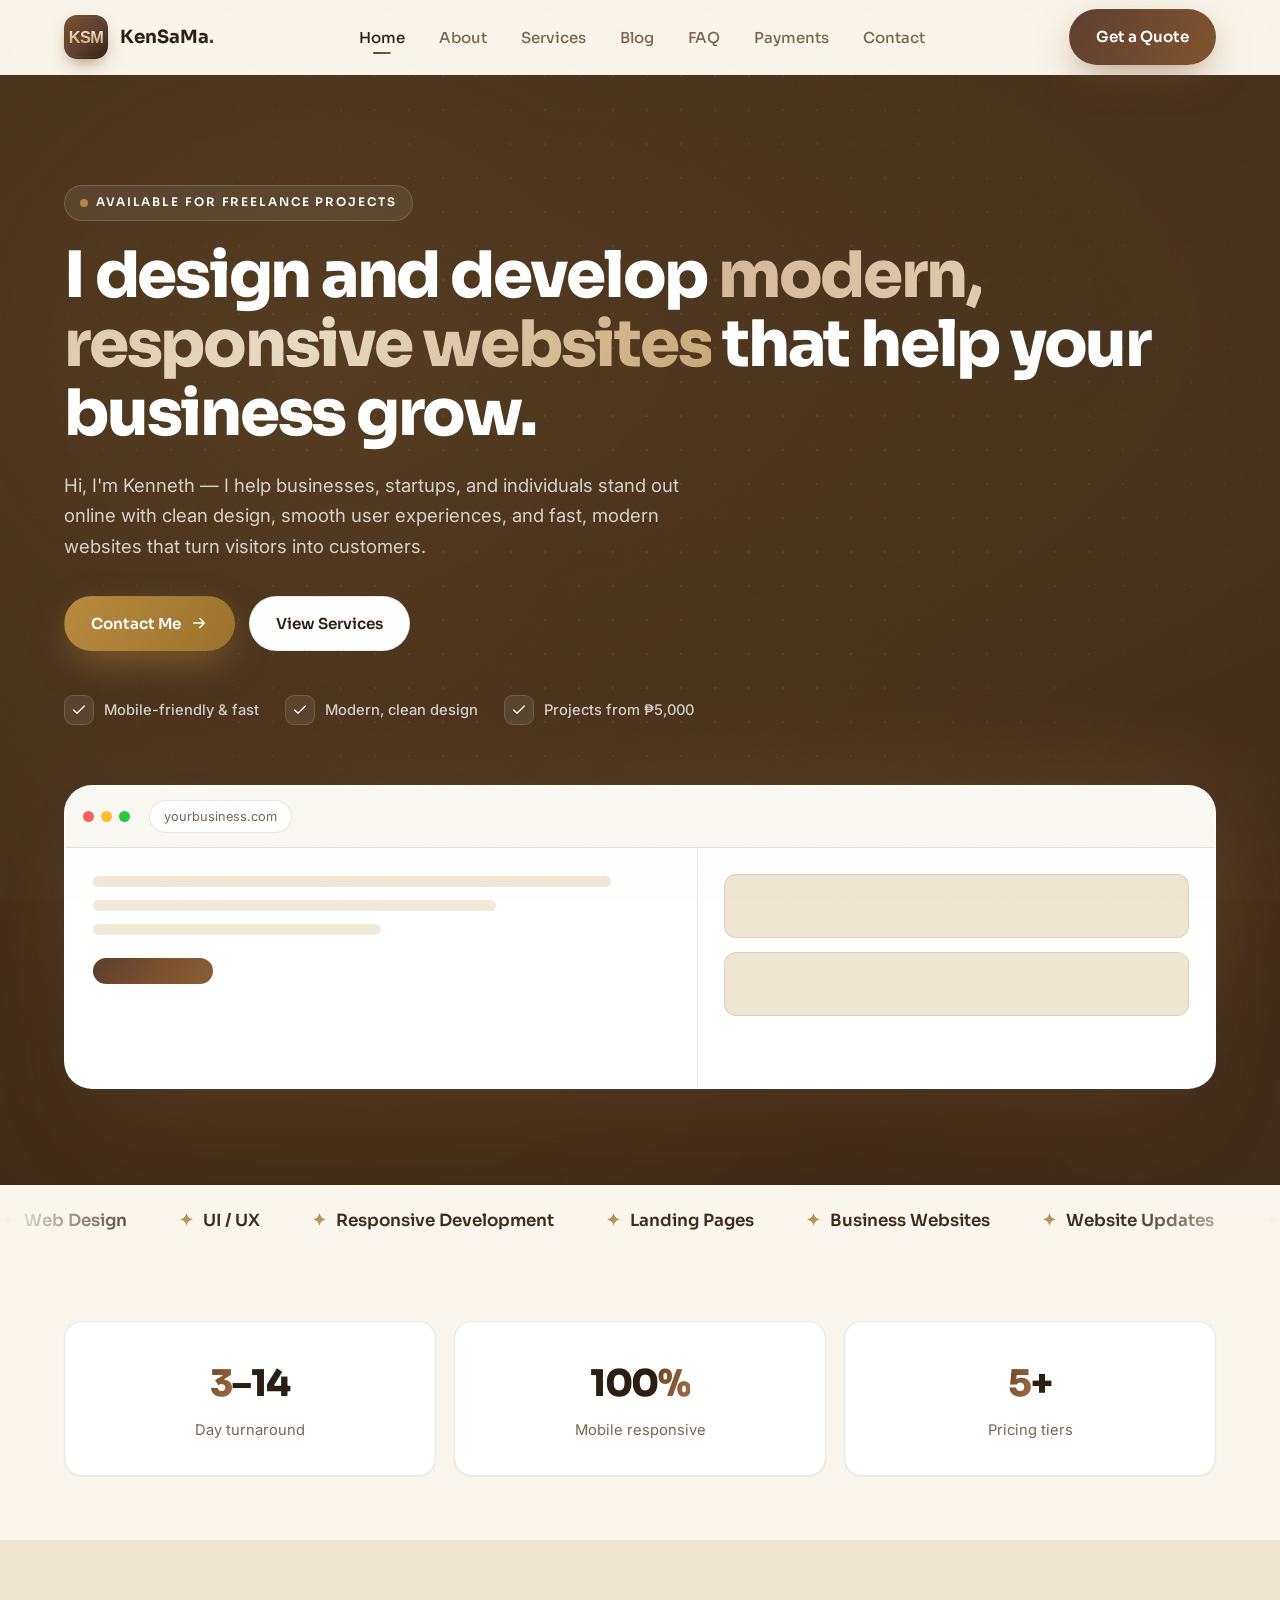
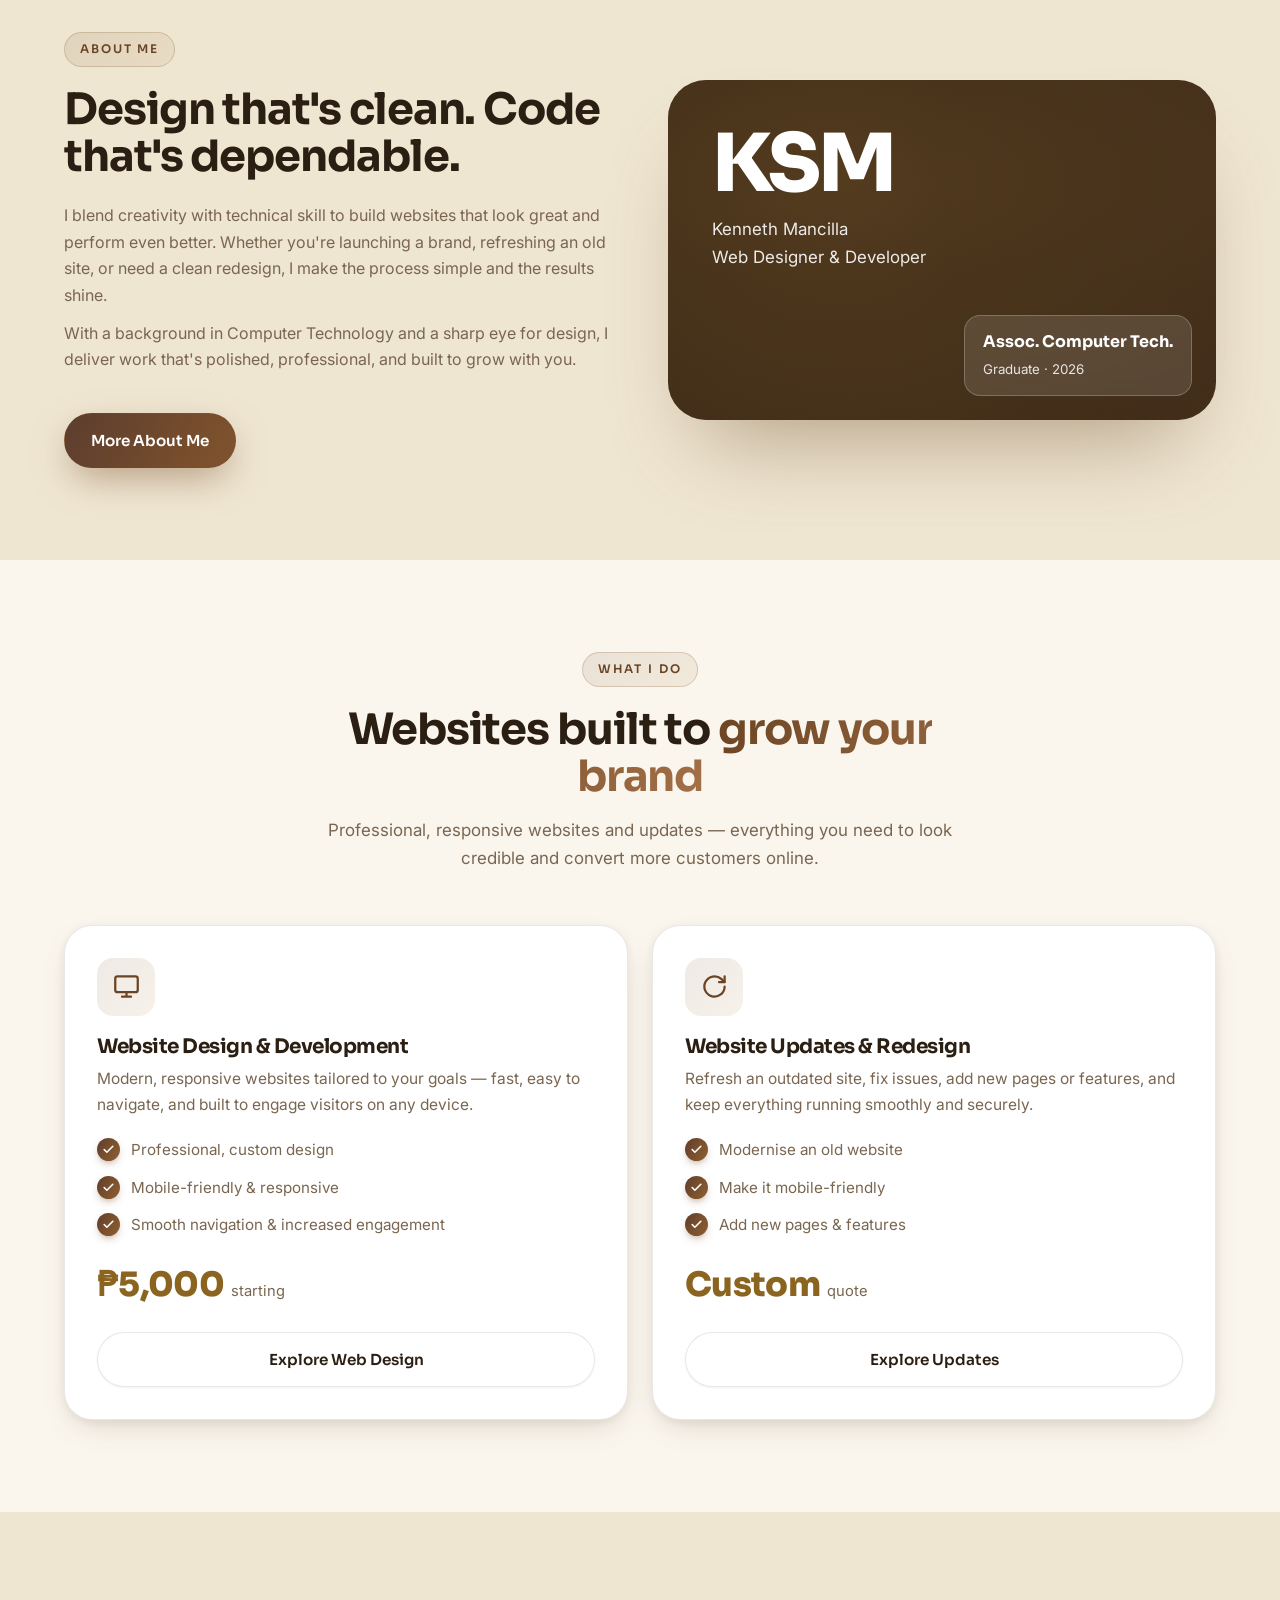
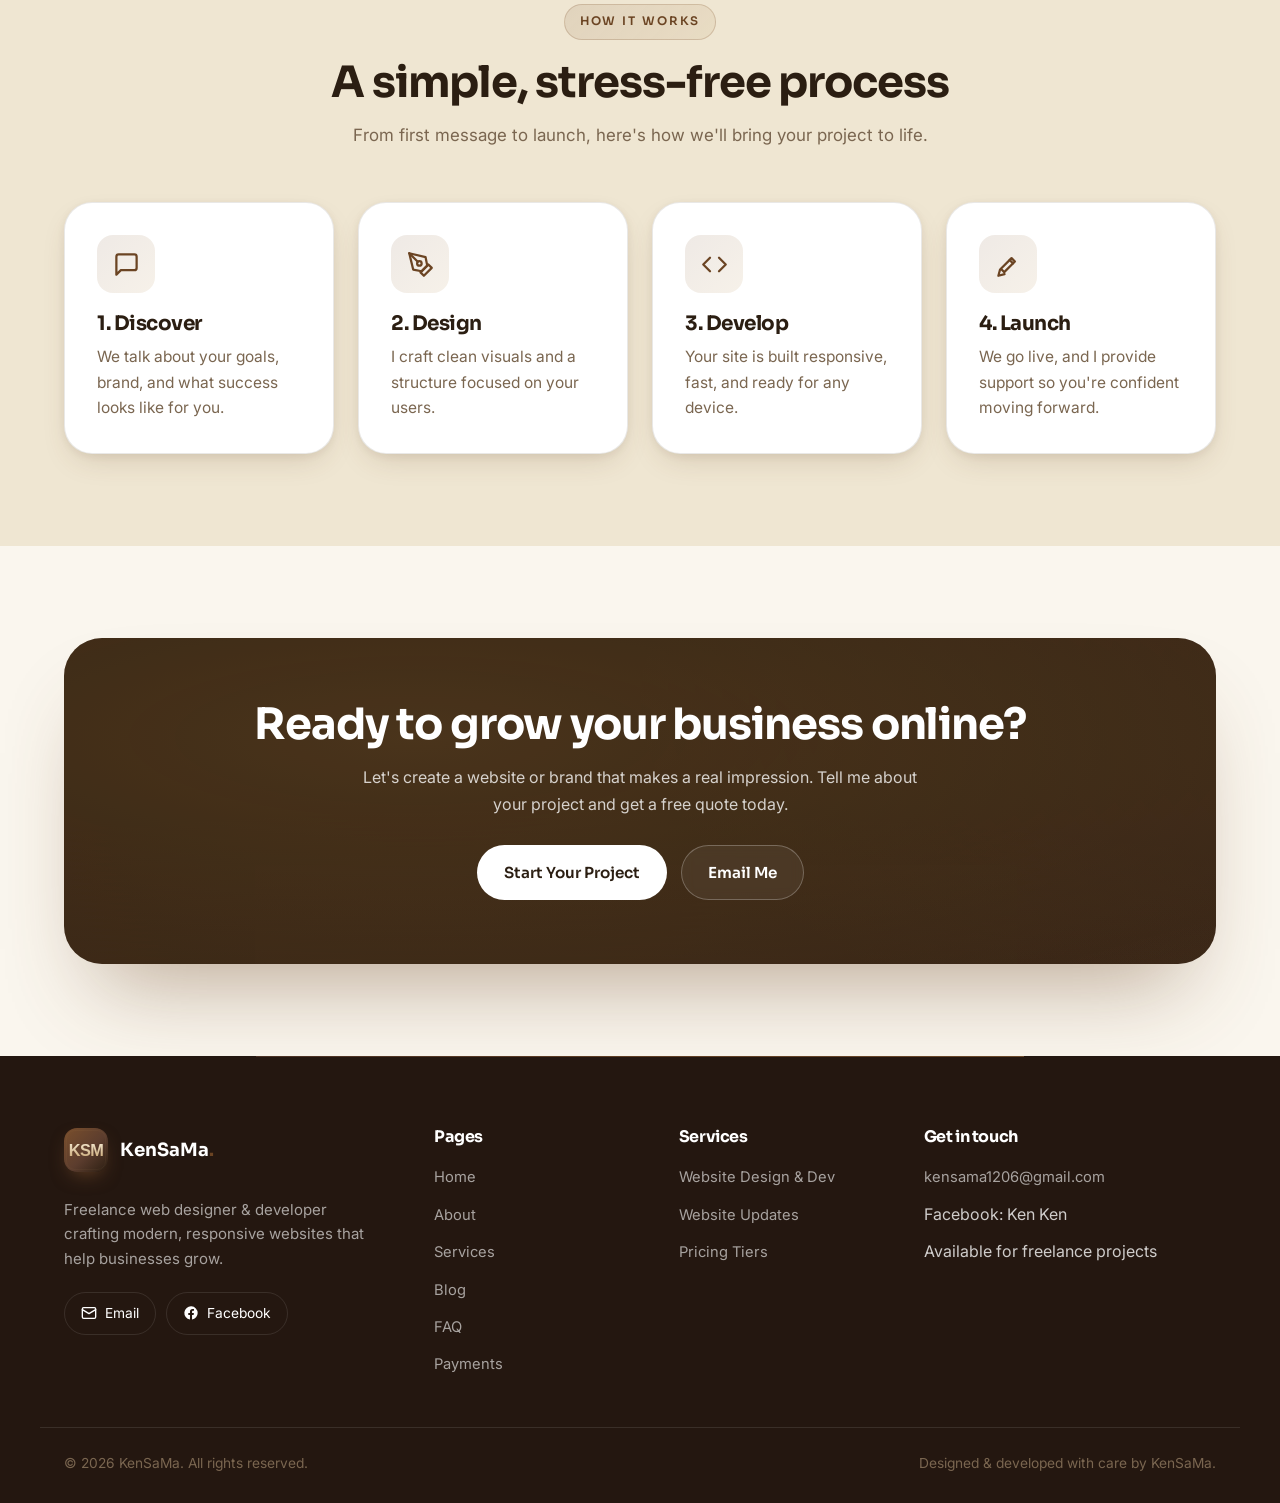
<file: index.html>
<!DOCTYPE html>
<html lang="en">
<head>
  <meta charset="UTF-8" />
  <meta name="viewport" content="width=device-width, initial-scale=1.0" />
  <title>KenSaMa — Web Designer &amp; Developer</title>
  <meta name="description" content="Freelance web designer and developer crafting modern, responsive websites that help your business grow. Website design, development, and updates." />
  <link rel="icon" href="Logo/kensama-logo.svg" type="image/svg+xml" />
  <link rel="preconnect" href="https://fonts.googleapis.com" />
  <link rel="preconnect" href="https://fonts.gstatic.com" crossorigin />
  <link href="https://fonts.googleapis.com/css2?family=Sora:wght@400;500;600;700;800&family=Inter:wght@400;500;600;700&display=swap" rel="stylesheet" />
  <link rel="stylesheet" href="styles.css" />
</head>
<body>
  <!-- Reusable navbar injected by script.js -->
  <header id="site-header"></header>

  <main>
    <!-- ================= HERO ================= -->
    <section class="hero">
      <div class="hero__bg" aria-hidden="true">
        <span class="blob blob-1"></span>
        <span class="blob blob-2"></span>
        <span class="blob blob-3"></span>
        <span class="grid-dots"></span>
      </div>

      <div class="container hero__inner">
        <span class="eyebrow reveal"><span class="pulse"></span> Available for freelance projects</span>
        <h1 class="reveal" data-delay="80">
          I design and develop <span class="gradient-text">modern, responsive websites</span> that help your business grow.
        </h1>
        <p class="hero__lead reveal" data-delay="160">
          Hi, I'm Kenneth — I help businesses, startups, and individuals stand out online with clean design,
          smooth user experiences, and fast, modern websites that turn visitors into customers.
        </p>

        <div class="btn-row reveal" data-delay="240">
          <a href="contact.html" class="btn btn-pop">
            Contact Me
            <svg viewBox="0 0 24 24" fill="none" stroke="currentColor" stroke-width="2" stroke-linecap="round" stroke-linejoin="round"><path d="M5 12h14M13 6l6 6-6 6"/></svg>
          </a>
          <a href="services.html" class="btn btn-outline">View Services</a>
        </div>

        <div class="hero__trust reveal" data-delay="320">
          <div class="hero__trust-item">
            <span class="dot"><svg viewBox="0 0 24 24" fill="none" stroke="currentColor" stroke-width="2" stroke-linecap="round" stroke-linejoin="round"><path d="M20 6 9 17l-5-5"/></svg></span>
            Mobile-friendly &amp; fast
          </div>
          <div class="hero__trust-item">
            <span class="dot"><svg viewBox="0 0 24 24" fill="none" stroke="currentColor" stroke-width="2" stroke-linecap="round" stroke-linejoin="round"><path d="M20 6 9 17l-5-5"/></svg></span>
            Modern, clean design
          </div>
          <div class="hero__trust-item">
            <span class="dot"><svg viewBox="0 0 24 24" fill="none" stroke="currentColor" stroke-width="2" stroke-linecap="round" stroke-linejoin="round"><path d="M20 6 9 17l-5-5"/></svg></span>
            Projects from ₱5,000
          </div>
        </div>

        <!-- Browser mockup visual -->
        <div class="hero-visual reveal" data-delay="360">
          <div class="mockup">
            <div class="mockup__bar">
              <i></i><i></i><i></i>
              <span class="url">yourbusiness.com</span>
            </div>
            <div class="mockup__body">
              <div class="mockup__main">
                <div class="mockup__line w-90"></div>
                <div class="mockup__line w-70"></div>
                <div class="mockup__line w-50"></div>
                <span class="mockup__pill"></span>
              </div>
              <div class="mockup__side">
                <div class="mockup__card"><span class="t"></span><span class="s"></span></div>
                <div class="mockup__card"><span class="t"></span><span class="s"></span></div>
              </div>
            </div>
          </div>
        </div>
      </div>
    </section>

    <!-- ================= MARQUEE STRIP ================= -->
    <div class="marquee" aria-hidden="true">
      <div class="marquee__track">
        <span class="marquee__item"><span class="star">✦</span> Web Design</span>
        <span class="marquee__item"><span class="star">✦</span> UI / UX</span>
        <span class="marquee__item"><span class="star">✦</span> Responsive Development</span>
        <span class="marquee__item"><span class="star">✦</span> Landing Pages</span>
        <span class="marquee__item"><span class="star">✦</span> Business Websites</span>
        <span class="marquee__item"><span class="star">✦</span> Website Updates</span>
        <span class="marquee__item"><span class="star">✦</span> Web Design</span>
        <span class="marquee__item"><span class="star">✦</span> UI / UX</span>
        <span class="marquee__item"><span class="star">✦</span> Responsive Development</span>
        <span class="marquee__item"><span class="star">✦</span> Landing Pages</span>
        <span class="marquee__item"><span class="star">✦</span> Business Websites</span>
        <span class="marquee__item"><span class="star">✦</span> Website Updates</span>
      </div>
    </div>

    <!-- ================= STATS ================= -->
    <section class="section section--tight">
      <div class="container">
        <div class="stats">
          <div class="stat reveal" data-delay="0">
            <div class="stat__num"><span>3</span>–14</div>
            <div class="stat__label">Day turnaround</div>
          </div>
          <div class="stat reveal" data-delay="120">
            <div class="stat__num">100<span>%</span></div>
            <div class="stat__label">Mobile responsive</div>
          </div>
          <div class="stat reveal" data-delay="240">
            <div class="stat__num"><span>5</span>+</div>
            <div class="stat__label">Pricing tiers</div>
          </div>
        </div>
      </div>
    </section>

    <!-- ================= INTRO ================= -->
    <section class="section section--alt">
      <div class="container split">
        <div class="reveal from-left">
          <span class="eyebrow">About Me</span>
          <h2>Design that's clean. Code that's dependable.</h2>
          <p class="mt-m">
            I blend creativity with technical skill to build websites that look great and
            perform even better. Whether you're launching a brand, refreshing an old site, or need
            a clean redesign, I make the process simple and the results shine.
          </p>
          <p class="mt-s">
            With a background in Computer Technology and a sharp eye for design,
            I deliver work that's polished, professional, and built to grow with you.
          </p>
          <a href="about.html" class="btn btn-primary mt-l">More About Me</a>
        </div>
        <div class="reveal from-right">
          <div class="about-portrait">
            <div class="initials">KSM</div>
            <div class="role">Kenneth Mancilla<br />Web Designer &amp; Developer</div>
            <div class="badge-float">
              <strong>Assoc. Computer Tech.</strong>
              <small>Graduate · 2026</small>
            </div>
          </div>
        </div>
      </div>
    </section>

    <!-- ================= KEY SERVICES ================= -->
    <section class="section">
      <div class="container">
        <div class="section-head reveal">
          <span class="eyebrow">What I Do</span>
          <h2>Websites built to <span class="gradient-text">grow your brand</span></h2>
          <p>Professional, responsive websites and updates — everything you need to look credible and convert more customers online.</p>
        </div>

        <div class="grid grid-2">
          <!-- Service 1 -->
          <article class="card reveal">
            <div class="icon-box">
              <svg viewBox="0 0 24 24" fill="none" stroke="currentColor" stroke-width="2" stroke-linecap="round" stroke-linejoin="round"><rect x="2" y="3" width="20" height="14" rx="2"/><path d="M8 21h8M12 17v4"/></svg>
            </div>
            <h3>Website Design &amp; Development</h3>
            <p>Modern, responsive websites tailored to your goals — fast, easy to navigate, and built to engage visitors on any device.</p>
            <ul class="checklist">
              <li><span class="tick"><svg viewBox="0 0 24 24" fill="none" stroke="currentColor" stroke-width="3" stroke-linecap="round" stroke-linejoin="round"><path d="M20 6 9 17l-5-5"/></svg></span> Professional, custom design</li>
              <li><span class="tick"><svg viewBox="0 0 24 24" fill="none" stroke="currentColor" stroke-width="3" stroke-linecap="round" stroke-linejoin="round"><path d="M20 6 9 17l-5-5"/></svg></span> Mobile-friendly &amp; responsive</li>
              <li><span class="tick"><svg viewBox="0 0 24 24" fill="none" stroke="currentColor" stroke-width="3" stroke-linecap="round" stroke-linejoin="round"><path d="M20 6 9 17l-5-5"/></svg></span> Smooth navigation &amp; increased engagement</li>
            </ul>
            <div class="price-tag"><span class="amount">₱5,000</span><span class="sub">starting</span></div>
            <a href="services.html" class="btn btn-outline btn-block">Explore Web Design</a>
          </article>

          <!-- Service 2 -->
          <article class="card reveal" data-delay="120">
            <div class="icon-box">
              <svg viewBox="0 0 24 24" fill="none" stroke="currentColor" stroke-width="2" stroke-linecap="round" stroke-linejoin="round"><path d="M21 12a9 9 0 1 1-3-6.7L21 8"/><path d="M21 3v5h-5"/></svg>
            </div>
            <h3>Website Updates &amp; Redesign</h3>
            <p>Refresh an outdated site, fix issues, add new pages or features, and keep everything running smoothly and securely.</p>
            <ul class="checklist">
              <li><span class="tick"><svg viewBox="0 0 24 24" fill="none" stroke="currentColor" stroke-width="3" stroke-linecap="round" stroke-linejoin="round"><path d="M20 6 9 17l-5-5"/></svg></span> Modernise an old website</li>
              <li><span class="tick"><svg viewBox="0 0 24 24" fill="none" stroke="currentColor" stroke-width="3" stroke-linecap="round" stroke-linejoin="round"><path d="M20 6 9 17l-5-5"/></svg></span> Make it mobile-friendly</li>
              <li><span class="tick"><svg viewBox="0 0 24 24" fill="none" stroke="currentColor" stroke-width="3" stroke-linecap="round" stroke-linejoin="round"><path d="M20 6 9 17l-5-5"/></svg></span> Add new pages &amp; features</li>
            </ul>
            <div class="price-tag"><span class="amount">Custom</span><span class="sub">quote</span></div>
            <a href="services.html" class="btn btn-outline btn-block">Explore Updates</a>
          </article>
        </div>
      </div>
    </section>

    <!-- ================= PROCESS ================= -->
    <section class="section section--alt">
      <div class="container">
        <div class="section-head reveal">
          <span class="eyebrow">How It Works</span>
          <h2>A simple, stress-free process</h2>
          <p>From first message to launch, here's how we'll bring your project to life.</p>
        </div>
        <div class="grid grid-4">
          <div class="card reveal"><div class="icon-box"><svg viewBox="0 0 24 24" fill="none" stroke="currentColor" stroke-width="2" stroke-linecap="round" stroke-linejoin="round"><path d="M21 15a2 2 0 0 1-2 2H7l-4 4V5a2 2 0 0 1 2-2h14a2 2 0 0 1 2 2z"/></svg></div><h3>1. Discover</h3><p>We talk about your goals, brand, and what success looks like for you.</p></div>
          <div class="card reveal" data-delay="100"><div class="icon-box"><svg viewBox="0 0 24 24" fill="none" stroke="currentColor" stroke-width="2" stroke-linecap="round" stroke-linejoin="round"><path d="m12 19 7-7 3 3-7 7-3-3z"/><path d="m18 13-1.5-7.5L2 2l3.5 14.5L13 18l5-5z"/><path d="m2 2 7.586 7.586"/><circle cx="11" cy="11" r="2"/></svg></div><h3>2. Design</h3><p>I craft clean visuals and a structure focused on your users.</p></div>
          <div class="card reveal" data-delay="200"><div class="icon-box"><svg viewBox="0 0 24 24" fill="none" stroke="currentColor" stroke-width="2" stroke-linecap="round" stroke-linejoin="round"><polyline points="16 18 22 12 16 6"/><polyline points="8 6 2 12 8 18"/></svg></div><h3>3. Develop</h3><p>Your site is built responsive, fast, and ready for any device.</p></div>
          <div class="card reveal" data-delay="300"><div class="icon-box"><svg viewBox="0 0 24 24" fill="none" stroke="currentColor" stroke-width="2" stroke-linecap="round" stroke-linejoin="round"><path d="M4.5 16.5 3 22l5.5-1.5"/><path d="m14.7 6.3 3 3-9.5 9.5-3-3z"/><path d="m13 8 3 3"/></svg></div><h3>4. Launch</h3><p>We go live, and I provide support so you're confident moving forward.</p></div>
        </div>
      </div>
    </section>

    <!-- ================= CTA ================= -->
    <section class="section">
      <div class="container">
        <div class="cta-banner reveal">
          <span class="blob blob-1" style="top:-80px;left:-60px;"></span>
          <span class="blob blob-2" style="bottom:-100px;right:-40px;"></span>
          <h2>Ready to grow your business online?</h2>
          <p>Let's create a website or brand that makes a real impression. Tell me about your project and get a free quote today.</p>
          <div class="btn-row" style="justify-content:center;">
            <a href="contact.html" class="btn btn-light">Start Your Project</a>
            <a href="mailto:kensama1206@gmail.com" class="btn btn-outline-light">Email Me</a>
          </div>
        </div>
      </div>
    </section>
  </main>

  <!-- Reusable footer injected by script.js -->
  <footer id="site-footer"></footer>

  <script src="script.js"></script>
</body>
</html>
</file>
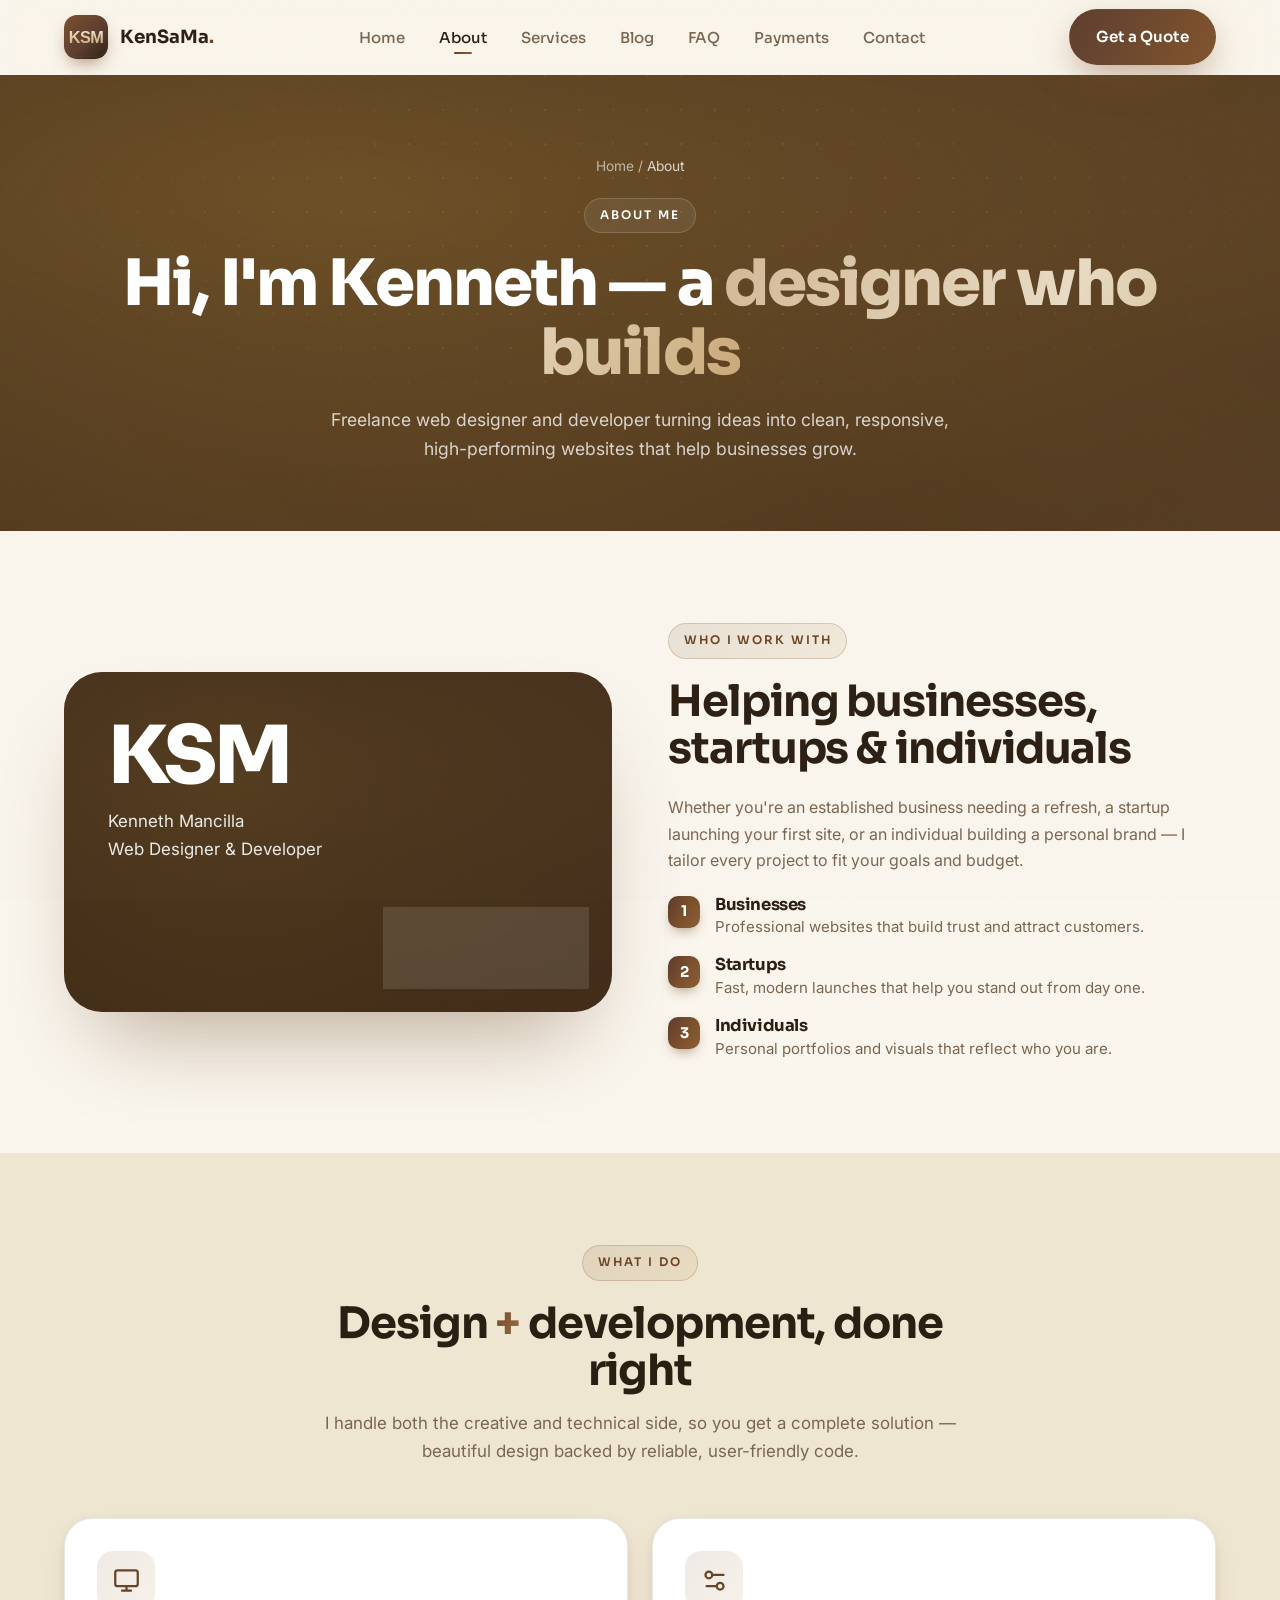
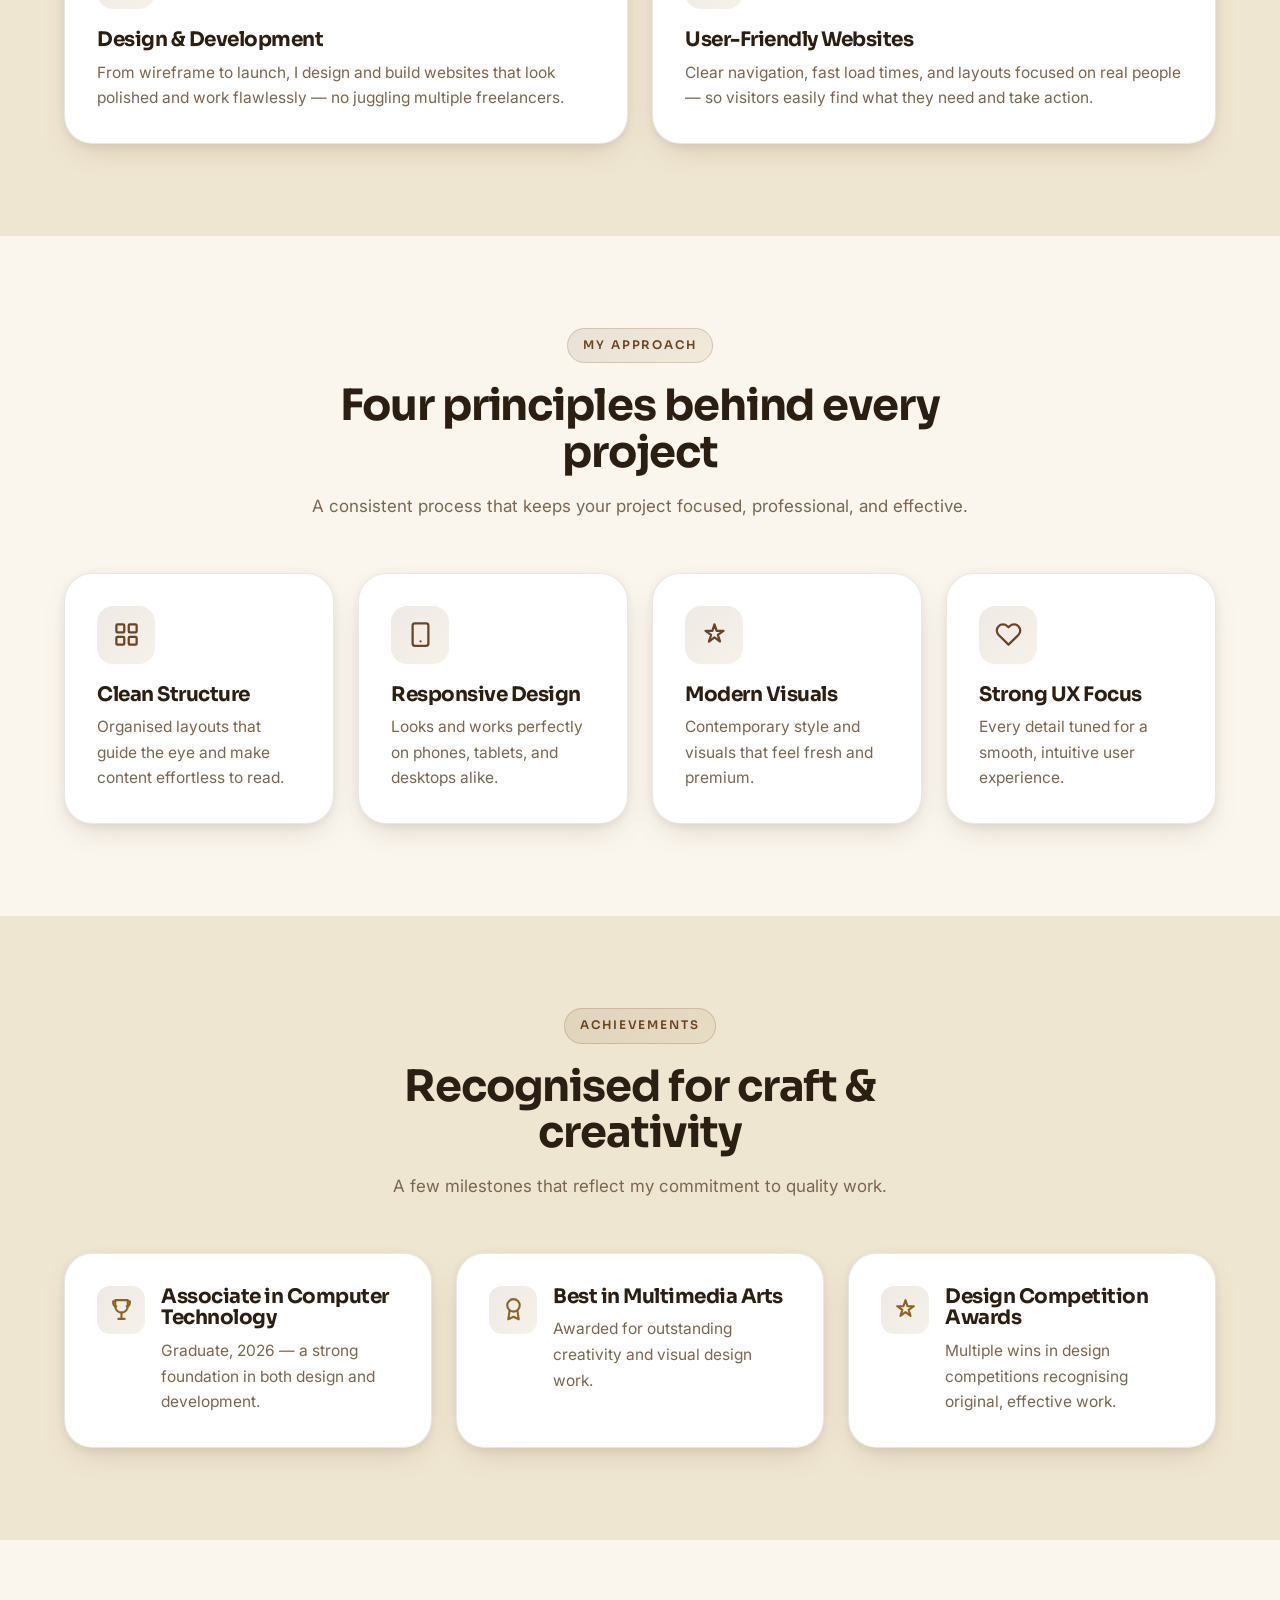
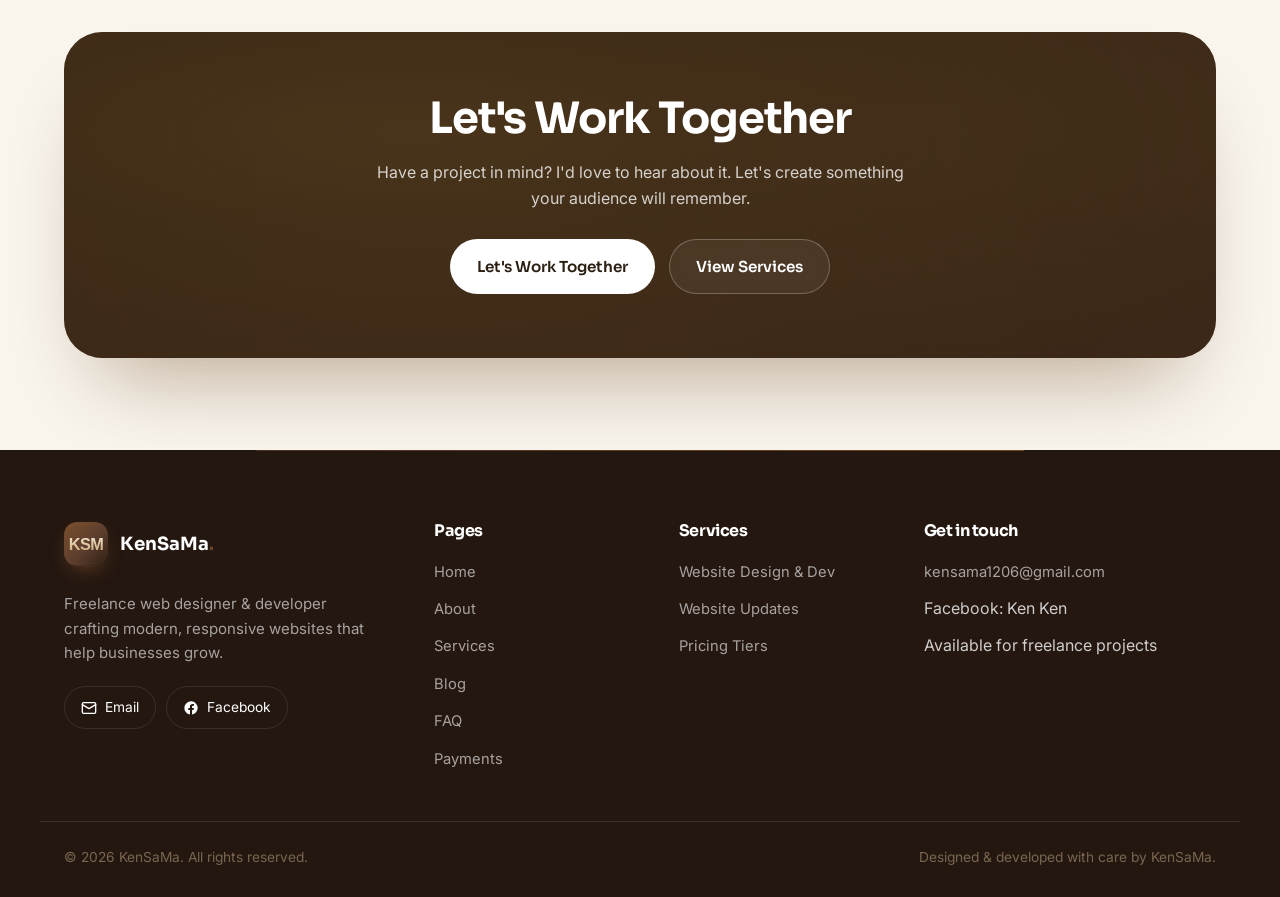
<file: about.html>
<!DOCTYPE html>
<html lang="en">
<head>
  <meta charset="UTF-8" />
  <meta name="viewport" content="width=device-width, initial-scale=1.0" />
  <title>About — Kenneth Mancilla</title>
  <meta name="description" content="Learn about KenSaMa — freelance web designer and developer. Who I work with, what I do, my design approach, and achievements." />
  <link rel="icon" href="Logo/kensama-logo.svg" type="image/svg+xml" />
  <link rel="preconnect" href="https://fonts.googleapis.com" />
  <link rel="preconnect" href="https://fonts.gstatic.com" crossorigin />
  <link href="https://fonts.googleapis.com/css2?family=Sora:wght@400;500;600;700;800&family=Inter:wght@400;500;600;700&display=swap" rel="stylesheet" />
  <link rel="stylesheet" href="styles.css" />
</head>
<body>
  <header id="site-header"></header>

  <main>
    <!-- ================= PAGE HERO ================= -->
    <section class="page-hero">
      <div class="hero__bg" aria-hidden="true">
        <span class="blob blob-1"></span>
        <span class="blob blob-2"></span>
        <span class="grid-dots"></span>
      </div>
      <div class="container" style="position:relative;z-index:1;">
        <nav class="breadcrumbs reveal"><a href="index.html">Home</a> / <span>About</span></nav>
        <span class="eyebrow reveal">About Me</span>
        <h1 class="reveal" data-delay="80">Hi, I'm Kenneth — a <span class="gradient-text">designer who builds</span></h1>
        <p class="reveal" data-delay="160">Freelance web designer and developer turning ideas into clean, responsive, high-performing websites that help businesses grow.</p>
      </div>
    </section>

    <!-- ================= WHO I WORK WITH / WHAT I DO ================= -->
    <section class="section">
      <div class="container split">
        <div class="reveal from-left">
          <div class="about-portrait">
            <div class="initials">KSM</div>
            <div class="role">Kenneth Mancilla<br />Web Designer &amp; Developer</div>
            <div class="badge-float">
              <strong>Creative + Technical</strong>
              <small>Design &amp; Development</small>
            </div>
          </div>
        </div>
        <div class="reveal from-right">
          <span class="eyebrow">Who I Work With</span>
          <h2>Helping businesses, startups &amp; individuals</h2>
          <p class="mt-m">Whether you're an established business needing a refresh, a startup launching your first site, or an individual building a personal brand — I tailor every project to fit your goals and budget.</p>

          <ul class="list-rows mt-m">
            <li><span class="num">1</span><div><h4>Businesses</h4><p>Professional websites that build trust and attract customers.</p></div></li>
            <li><span class="num">2</span><div><h4>Startups</h4><p>Fast, modern launches that help you stand out from day one.</p></div></li>
            <li><span class="num">3</span><div><h4>Individuals</h4><p>Personal portfolios and visuals that reflect who you are.</p></div></li>
          </ul>
        </div>
      </div>
    </section>

    <!-- ================= WHAT I DO ================= -->
    <section class="section section--alt">
      <div class="container">
        <div class="section-head reveal">
          <span class="eyebrow">What I Do</span>
          <h2>Design <span class="gradient-text">+</span> development, done right</h2>
          <p>I handle both the creative and technical side, so you get a complete solution — beautiful design backed by reliable, user-friendly code.</p>
        </div>
        <div class="grid grid-2">
          <div class="card reveal">
            <div class="icon-box"><svg viewBox="0 0 24 24" fill="none" stroke="currentColor" stroke-width="2" stroke-linecap="round" stroke-linejoin="round"><rect x="2" y="3" width="20" height="14" rx="2"/><path d="M8 21h8M12 17v4"/></svg></div>
            <h3>Design &amp; Development</h3>
            <p>From wireframe to launch, I design and build websites that look polished and work flawlessly — no juggling multiple freelancers.</p>
          </div>
          <div class="card reveal" data-delay="120">
            <div class="icon-box"><svg viewBox="0 0 24 24" fill="none" stroke="currentColor" stroke-width="2" stroke-linecap="round" stroke-linejoin="round"><path d="M20 7h-9M14 17H5"/><circle cx="17" cy="17" r="3"/><circle cx="7" cy="7" r="3"/></svg></div>
            <h3>User-Friendly Websites</h3>
            <p>Clear navigation, fast load times, and layouts focused on real people — so visitors easily find what they need and take action.</p>
          </div>
        </div>
      </div>
    </section>

    <!-- ================= MY APPROACH ================= -->
    <section class="section">
      <div class="container">
        <div class="section-head reveal">
          <span class="eyebrow">My Approach</span>
          <h2>Four principles behind every project</h2>
          <p>A consistent process that keeps your project focused, professional, and effective.</p>
        </div>
        <div class="grid grid-4">
          <div class="card reveal">
            <div class="icon-box"><svg viewBox="0 0 24 24" fill="none" stroke="currentColor" stroke-width="2" stroke-linecap="round" stroke-linejoin="round"><rect x="3" y="3" width="7" height="7" rx="1"/><rect x="14" y="3" width="7" height="7" rx="1"/><rect x="3" y="14" width="7" height="7" rx="1"/><rect x="14" y="14" width="7" height="7" rx="1"/></svg></div>
            <h3>Clean Structure</h3>
            <p>Organised layouts that guide the eye and make content effortless to read.</p>
          </div>
          <div class="card reveal" data-delay="100">
            <div class="icon-box"><svg viewBox="0 0 24 24" fill="none" stroke="currentColor" stroke-width="2" stroke-linecap="round" stroke-linejoin="round"><rect x="5" y="2" width="14" height="20" rx="2"/><path d="M12 18h.01"/></svg></div>
            <h3>Responsive Design</h3>
            <p>Looks and works perfectly on phones, tablets, and desktops alike.</p>
          </div>
          <div class="card reveal" data-delay="200">
            <div class="icon-box"><svg viewBox="0 0 24 24" fill="none" stroke="currentColor" stroke-width="2" stroke-linecap="round" stroke-linejoin="round"><path d="m12 3 1.9 5.8H20l-5 3.6 1.9 5.8L12 14.6 7.1 18.2 9 12.4 4 8.8h6.1z"/></svg></div>
            <h3>Modern Visuals</h3>
            <p>Contemporary style and visuals that feel fresh and premium.</p>
          </div>
          <div class="card reveal" data-delay="300">
            <div class="icon-box"><svg viewBox="0 0 24 24" fill="none" stroke="currentColor" stroke-width="2" stroke-linecap="round" stroke-linejoin="round"><path d="M20.8 4.6a5.5 5.5 0 0 0-7.8 0L12 5.6l-1-1a5.5 5.5 0 0 0-7.8 7.8l1 1L12 21l7.8-7.6 1-1a5.5 5.5 0 0 0 0-7.8z"/></svg></div>
            <h3>Strong UX Focus</h3>
            <p>Every detail tuned for a smooth, intuitive user experience.</p>
          </div>
        </div>
      </div>
    </section>

    <!-- ================= ACHIEVEMENTS ================= -->
    <section class="section section--alt">
      <div class="container">
        <div class="section-head reveal">
          <span class="eyebrow">Achievements</span>
          <h2>Recognised for craft &amp; creativity</h2>
          <p>A few milestones that reflect my commitment to quality work.</p>
        </div>
        <div class="grid grid-3">
          <div class="card reveal">
            <div class="trophy">
              <span class="ico"><svg viewBox="0 0 24 24" fill="none" stroke="currentColor" stroke-width="2" stroke-linecap="round" stroke-linejoin="round"><path d="M6 9a6 6 0 0 0 12 0V3H6z"/><path d="M6 4H4v2a3 3 0 0 0 3 3M18 4h2v2a3 3 0 0 1-3 3M9 21h6M12 15v6"/></svg></span>
              <div><h3>Associate in Computer Technology</h3><p>Graduate, 2026 — a strong foundation in both design and development.</p></div>
            </div>
          </div>
          <div class="card reveal" data-delay="120">
            <div class="trophy">
              <span class="ico"><svg viewBox="0 0 24 24" fill="none" stroke="currentColor" stroke-width="2" stroke-linecap="round" stroke-linejoin="round"><circle cx="12" cy="8" r="6"/><path d="m8.2 13.4-1.2 8L12 19l5 2.4-1.2-8"/></svg></span>
              <div><h3>Best in Multimedia Arts</h3><p>Awarded for outstanding creativity and visual design work.</p></div>
            </div>
          </div>
          <div class="card reveal" data-delay="240">
            <div class="trophy">
              <span class="ico"><svg viewBox="0 0 24 24" fill="none" stroke="currentColor" stroke-width="2" stroke-linecap="round" stroke-linejoin="round"><path d="m12 3 1.9 5.8H20l-5 3.6 1.9 5.8L12 14.6 7.1 18.2 9 12.4 4 8.8h6.1z"/></svg></span>
              <div><h3>Design Competition Awards</h3><p>Multiple wins in design competitions recognising original, effective work.</p></div>
            </div>
          </div>
        </div>
      </div>
    </section>

    <!-- ================= CLOSING CTA ================= -->
    <section class="section">
      <div class="container">
        <div class="cta-banner reveal">
          <span class="blob blob-1" style="top:-80px;left:-60px;"></span>
          <span class="blob blob-2" style="bottom:-100px;right:-40px;"></span>
          <h2>Let's Work Together</h2>
          <p>Have a project in mind? I'd love to hear about it. Let's create something your audience will remember.</p>
          <div class="btn-row" style="justify-content:center;">
            <a href="contact.html" class="btn btn-light">Let's Work Together</a>
            <a href="services.html" class="btn btn-outline-light">View Services</a>
          </div>
        </div>
      </div>
    </section>
  </main>

  <footer id="site-footer"></footer>
  <script src="script.js"></script>
</body>
</html>
</file>
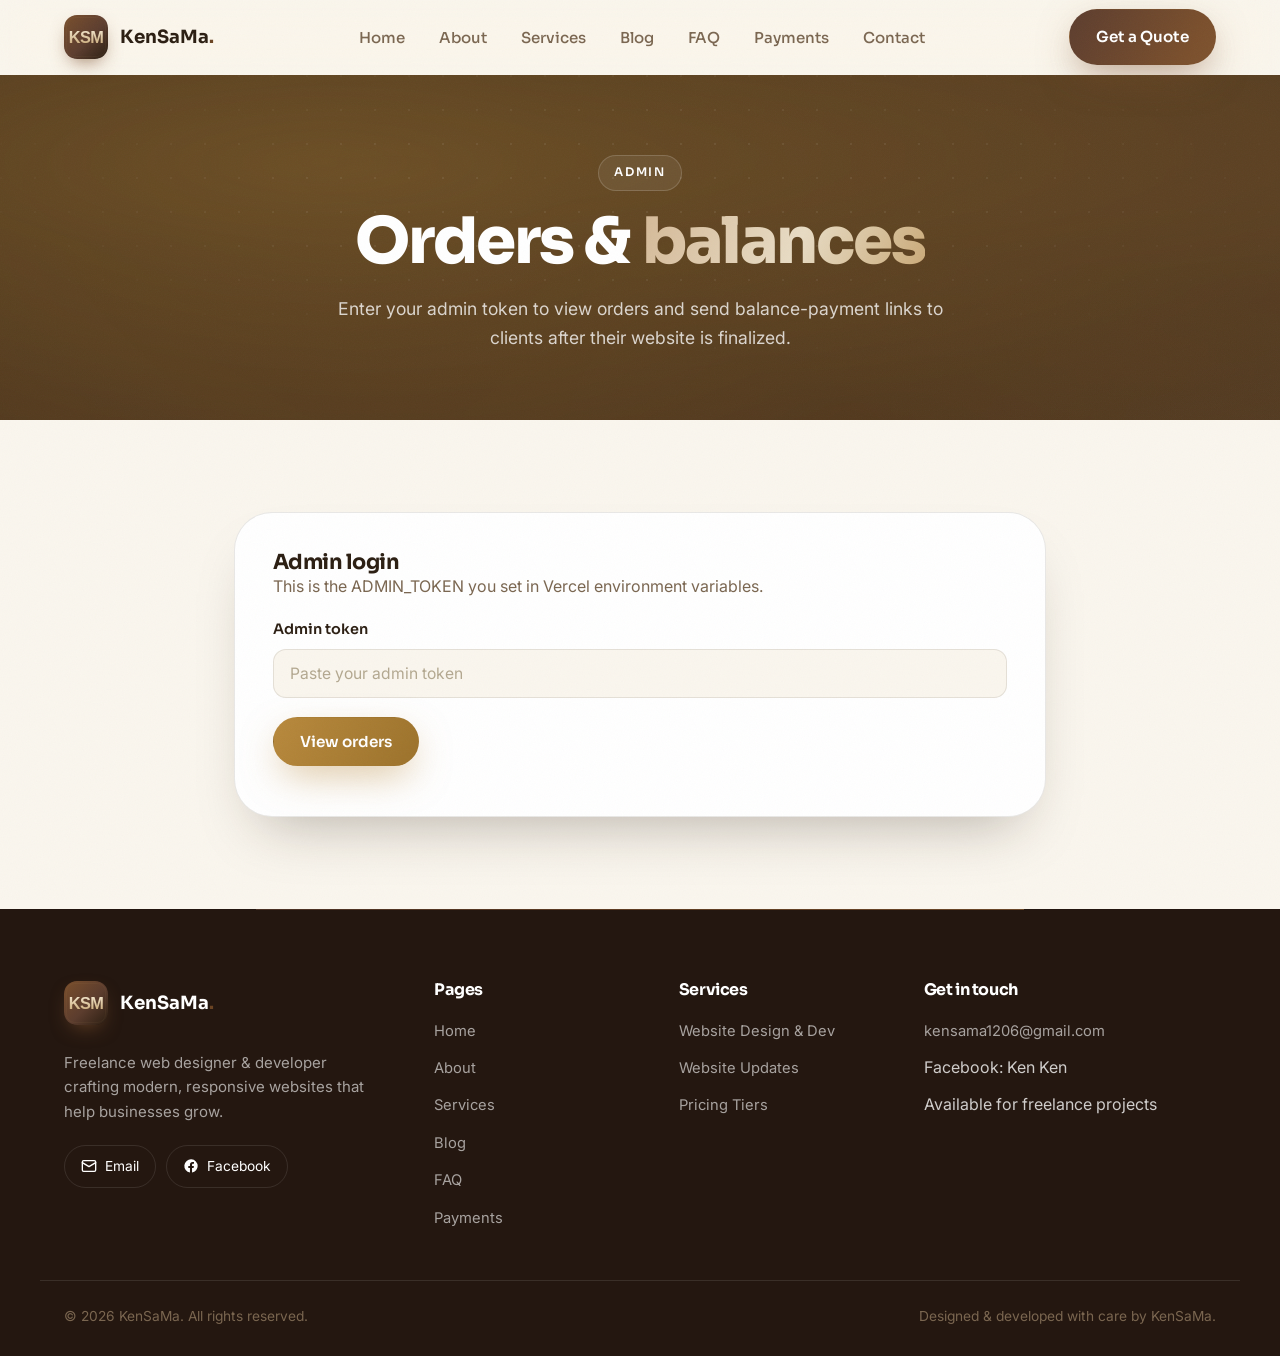
<file: admin.html>
<!DOCTYPE html>
<html lang="en">
<head>
  <meta charset="UTF-8" />
  <meta name="viewport" content="width=device-width, initial-scale=1.0" />
  <title>Orders — KenSaMa Admin</title>
  <meta name="description" content="View payment orders and send balance requests." />
  <link rel="icon" href="Logo/kensama-logo.svg" type="image/svg+xml" />
  <link rel="preconnect" href="https://fonts.googleapis.com" />
  <link rel="preconnect" href="https://fonts.gstatic.com" crossorigin />
  <link href="https://fonts.googleapis.com/css2?family=Sora:wght@400;500;600;700;800&family=Inter:wght@400;500;600;700&display=swap" rel="stylesheet" />
  <link rel="stylesheet" href="styles.css" />
</head>
<body>
  <header id="site-header"></header>

  <main>
    <section class="page-hero">
      <div class="hero__bg" aria-hidden="true"><span class="grid-dots"></span></div>
      <div class="container" style="position:relative;z-index:1;">
        <span class="eyebrow reveal">Admin</span>
        <h1 class="reveal" data-delay="80">Orders &amp; <span class="gradient-text">balances</span></h1>
        <p class="reveal" data-delay="160">Enter your admin token to view orders and send balance-payment links to clients after their website is finalized.</p>
      </div>
    </section>

    <section class="section">
      <div class="container" style="max-width:860px;">
        <!-- login -->
        <div class="form-card reveal" id="loginCard">
          <h2 style="font-size:1.3rem;">Admin login</h2>
          <p style="margin-bottom:18px;">This is the ADMIN_TOKEN you set in Vercel environment variables.</p>
          <div class="form-group">
            <label for="adminToken">Admin token</label>
            <input type="password" id="adminToken" class="form-control" placeholder="Paste your admin token" />
          </div>
          <button type="button" class="btn btn-pop" id="loginBtn">View orders</button>
          <p class="field-error" id="loginError" style="display:block;margin-top:12px;"></p>
        </div>

        <!-- orders -->
        <div id="ordersWrap" hidden>
          <div class="btn-row" style="justify-content:space-between;align-items:center;margin-bottom:18px;">
            <h2 style="font-size:1.3rem;">Orders</h2>
            <div class="btn-row">
              <button type="button" class="btn btn-outline" id="refreshBtn">Refresh</button>
              <button type="button" class="btn btn-ghost" id="logoutBtn">Logout</button>
            </div>
          </div>
          <div id="ordersList"></div>
          <p class="muted" id="emptyMsg" hidden style="text-align:center;padding:30px;">No orders yet.</p>
        </div>
      </div>
    </section>
  </main>

  <footer id="site-footer"></footer>
  <script src="script.js"></script>
  <script>
    let TOKEN = '';
    const $ = (id) => document.getElementById(id);

    function fmt(n){ return '₱' + Number(n||0).toLocaleString('en-PH'); }

    function badge(label, on){
      const c = on ? '#EBF0E0/#5E8536' : '#F4ECE0/#A07A4A';
      const [bg,fg] = c.split('/');
      return `<span style="display:inline-block;font-family:Sora,sans-serif;font-size:.72rem;font-weight:700;padding:4px 10px;border-radius:100px;background:${bg};color:${fg}">${label}: ${on?'YES':'no'}</span>`;
    }

    async function loadOrders(){
      $('ordersList').innerHTML = '<p class="muted" style="text-align:center;">Loading…</p>';
      try{
        const res = await fetch('/api/order-status?list=1&token=' + encodeURIComponent(TOKEN));
        const data = await res.json();
        if(!res.ok){ alert(data.error||'Could not load orders'); return; }
        renderOrders(data.orders||[]);
      }catch(e){ alert('Network error: '+e.message); }
    }

    function renderOrders(orders){
      $('emptyMsg').hidden = orders.length>0;
      if(!orders.length){ $('ordersList').innerHTML=''; return; }
      $('ordersList').innerHTML = orders.map(o=>{
        const fullyPaid = o.depositPaid && o.balancePaid;
        const canRequestBalance = !o.isOneShot && o.depositPaid && !o.balancePaid;
        return `<div class="card" style="margin-bottom:16px;">
          <div style="display:flex;justify-content:space-between;gap:12px;flex-wrap:wrap;">
            <div>
              <h3 style="margin-bottom:4px;">${escapeHtml(o.clientName||'Client')} <span style="color:var(--muted-2);font-weight:500;font-size:.9rem;">· ${o.purposeLabel}${o.tier?' (Tier '+o.tier+')':''}</span></h3>
              <p style="margin:0;font-size:.9rem;">${escapeHtml(o.clientEmail||'')} · Order <code>${escapeHtml(o.orderId)}</code></p>
              <p style="margin:6px 0 0;font-size:.9rem;">Total ${fmt(o.totalCost)} · ${o.isOneShot?'one-shot':'deposit '+fmt(o.depositAmount)}</p>
            </div>
            <div style="text-align:right;">
              ${badge('Deposit', o.depositPaid)} ${o.isOneShot?'':badge('Balance', o.balancePaid)}
              <div style="margin-top:8px;">${fullyPaid?'<span class="btn btn-light" style="cursor:default;">Fully paid ✅</span>':''}</div>
            </div>
          </div>
          ${canRequestBalance?`
            <div style="margin-top:16px;display:flex;gap:12px;flex-wrap:wrap;align-items:center;">
              <button class="btn btn-pop" data-balance="${escapeHtml(o.orderId)}">✅ Mark service finished &amp; request balance</button>
              <span class="muted" style="font-size:.85rem;">After finalizing the website, click this to notify the client to pay.</span>
            </div>
            <div id="balout-${escapeHtml(o.orderId)}" style="margin-top:14px;"></div>
          `:''}
        </div>`;
      }).join('');

      // wire up balance buttons
      document.querySelectorAll('[data-balance]').forEach(btn=>{
        btn.addEventListener('click', async ()=>{
          const oid = btn.dataset.balance;
          btn.disabled = true; btn.textContent = 'Creating…';
          try{
            const res = await fetch('/api/create-balance-checkout',{method:'POST',headers:{'Content-Type':'application/json','x-admin-token':TOKEN},body:JSON.stringify({orderId:oid})});
            const data = await res.json();
            if(!res.ok){ alert(data.error||'Could not create balance link'); btn.disabled=false; btn.textContent='✅ Mark service finished & request balance'; return; }
            const out = $('balout-'+oid);
            const clientEmail = data.clientEmail || '';
            const subject = encodeURIComponent('Your website is ready! 🎉 Time to complete your payment');
            const link = encodeURIComponent(data.checkoutUrl);
            const mailBody = encodeURIComponent(
              `Hi ${data.clientName||''},\n\n` +
              `Great news — your website is finished and ready!\n\n` +
              `You're all good to go. To complete your project, please pay the remaining balance of ${data.balanceAmount} using the secure link below:\n\n` +
              `${data.checkoutUrl}\n\n` +
              `Once your payment is confirmed, I'll finalize and hand over everything. If you have any questions, just reply to this email.\n\n` +
              `Thank you for trusting KenSaMa!\n\n` +
              `Best regards,\n` +
              `Kenneth @ KenSaMa`
            );
            const mailto = clientEmail ? `mailto:${clientEmail}?subject=${subject}&body=${mailBody}` : '';
            out.innerHTML = `<div class="callout">
              <strong>Your website is finished — notify ${escapeHtml(data.clientName)}</strong>
              <p style="font-size:.9rem;margin-top:6px;">Balance due: <strong>${escapeHtml(data.balanceAmount)}</strong></p>
              <div class="btn-row" style="margin:10px 0;">
                ${mailto ? `<a class="btn btn-pop" href="${escapeHtml(mailto)}">📧 Email client to pay balance</a>` : '<span class="muted" style="font-size:.85rem;">No client email on file.</span>'}
                <button class="btn btn-outline" onclick="navigator.clipboard&&navigator.clipboard.writeText('${escapeHtml(data.checkoutUrl)}');alert('Copied!')">Copy link</button>
                <a class="btn btn-primary" href="${escapeHtml(data.checkoutUrl)}" target="_blank" rel="noopener">Open</a>
              </div>
              <input class="form-control" value="${escapeHtml(data.checkoutUrl)}" readonly onclick="this.select()" />
              <p class="muted" style="font-size:.85rem;margin-top:8px;">Click "Email client" — it opens your mail app with the message ready. Just hit Send. ${clientEmail ? '' : '(Add the client email first.)'}</p>
            </div>`;
          }catch(e){ alert('Error: '+e.message); btn.disabled=false; btn.textContent='✅ Mark service finished & request balance'; }
        });
      });
    }

    function escapeHtml(s){ return String(s||'').replace(/[&<>"']/g,c=>({'&':'&amp;','<':'&lt;','>':'&gt;','"':'&quot;',"'":'&#39;'}[c])); }

    $('loginBtn').addEventListener('click', async ()=>{
      const t = $('adminToken').value.trim();
      if(!t){ $('loginError').textContent='Please enter your admin token.'; return; }
      TOKEN = t;
      $('loginError').textContent='';
      try{
        const res = await fetch('/api/order-status?list=1&token='+encodeURIComponent(TOKEN));
        if(res.status===401){ $('loginError').textContent='Invalid token.'; TOKEN=''; return; }
        $('loginCard').hidden = true;
        $('ordersWrap').hidden = false;
        loadOrders();
      }catch(e){ $('loginError').textContent='Network error.'; }
    });

    $('refreshBtn').addEventListener('click', loadOrders);
    $('logoutBtn').addEventListener('click', ()=>{ TOKEN=''; $('ordersWrap').hidden=true; $('loginCard').hidden=false; $('adminToken').value=''; });
  </script>
</body>
</html>
</file>
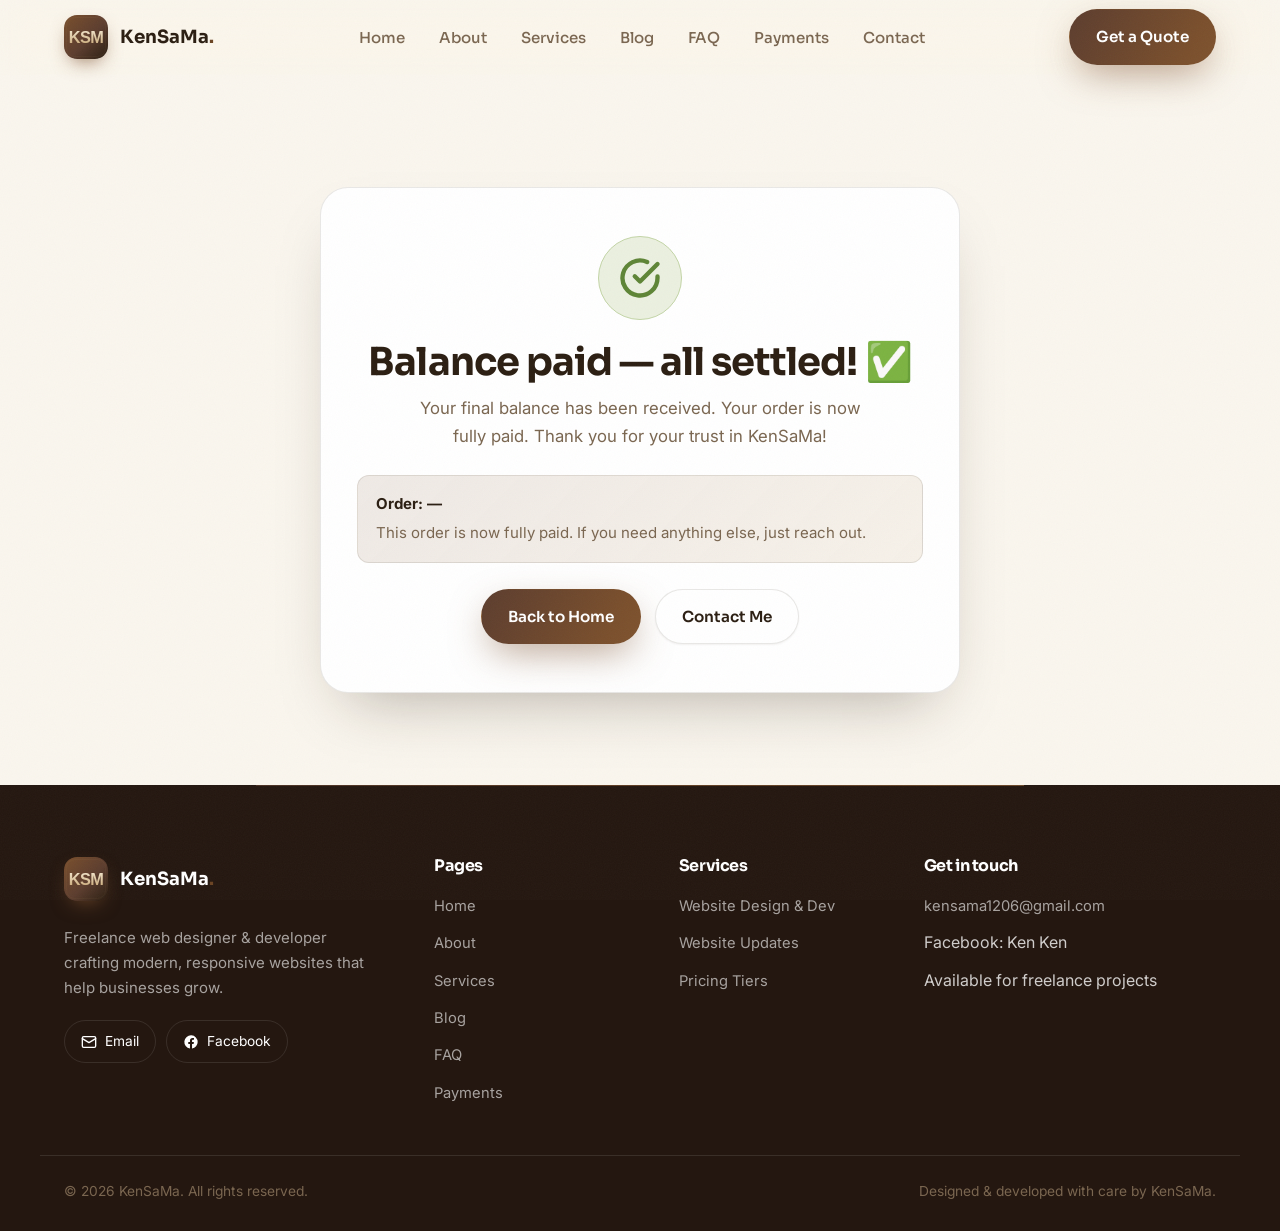
<file: balance-success.html>
<!DOCTYPE html>
<html lang="en">
<head>
  <meta charset="UTF-8" />
  <meta name="viewport" content="width=device-width, initial-scale=1.0" />
  <title>Balance Paid — KenSaMa</title>
  <meta name="description" content="Your final balance has been received. Your order is now fully paid." />
  <link rel="icon" href="Logo/kensama-logo.svg" type="image/svg+xml" />
  <link rel="preconnect" href="https://fonts.googleapis.com" />
  <link rel="preconnect" href="https://fonts.gstatic.com" crossorigin />
  <link href="https://fonts.googleapis.com/css2?family=Sora:wght@400;500;600;700;800&family=Inter:wght@400;500;600;700&display=swap" rel="stylesheet" />
  <link rel="stylesheet" href="styles.css" />
</head>
<body>
  <header id="site-header"></header>

  <main>
    <section class="section">
      <div class="container">
        <div class="pay-success reveal" style="max-width: 640px; margin: 20px auto 0;">
          <div class="pay-success__icon">
            <svg viewBox="0 0 24 24" fill="none" stroke="currentColor" stroke-width="2.5" stroke-linecap="round" stroke-linejoin="round"><path d="M22 11.08V12a10 10 0 1 1-5.93-9.14"/><path d="m9 11 3 3L22 4"/></svg>
          </div>
          <h1>Balance paid — all settled! ✅</h1>
          <p>Your final balance has been received. Your order is now fully paid. Thank you for your trust in KenSaMa!</p>

          <div class="pay-success__notice">
            <strong>Order: <span id="orderId">—</span></strong>
            This order is now fully paid. If you need anything else, just reach out.
          </div>

          <div class="btn-row" style="justify-content: center;">
            <a href="index.html" class="btn btn-primary">Back to Home</a>
            <a href="contact.html" class="btn btn-outline">Contact Me</a>
          </div>
        </div>
      </div>
    </section>
  </main>

  <footer id="site-footer"></footer>
  <script src="script.js"></script>
  <script>
    const orderId = new URLSearchParams(window.location.search).get('order');
    if (orderId) document.getElementById('orderId').textContent = orderId;
  </script>
</body>
</html>
</file>
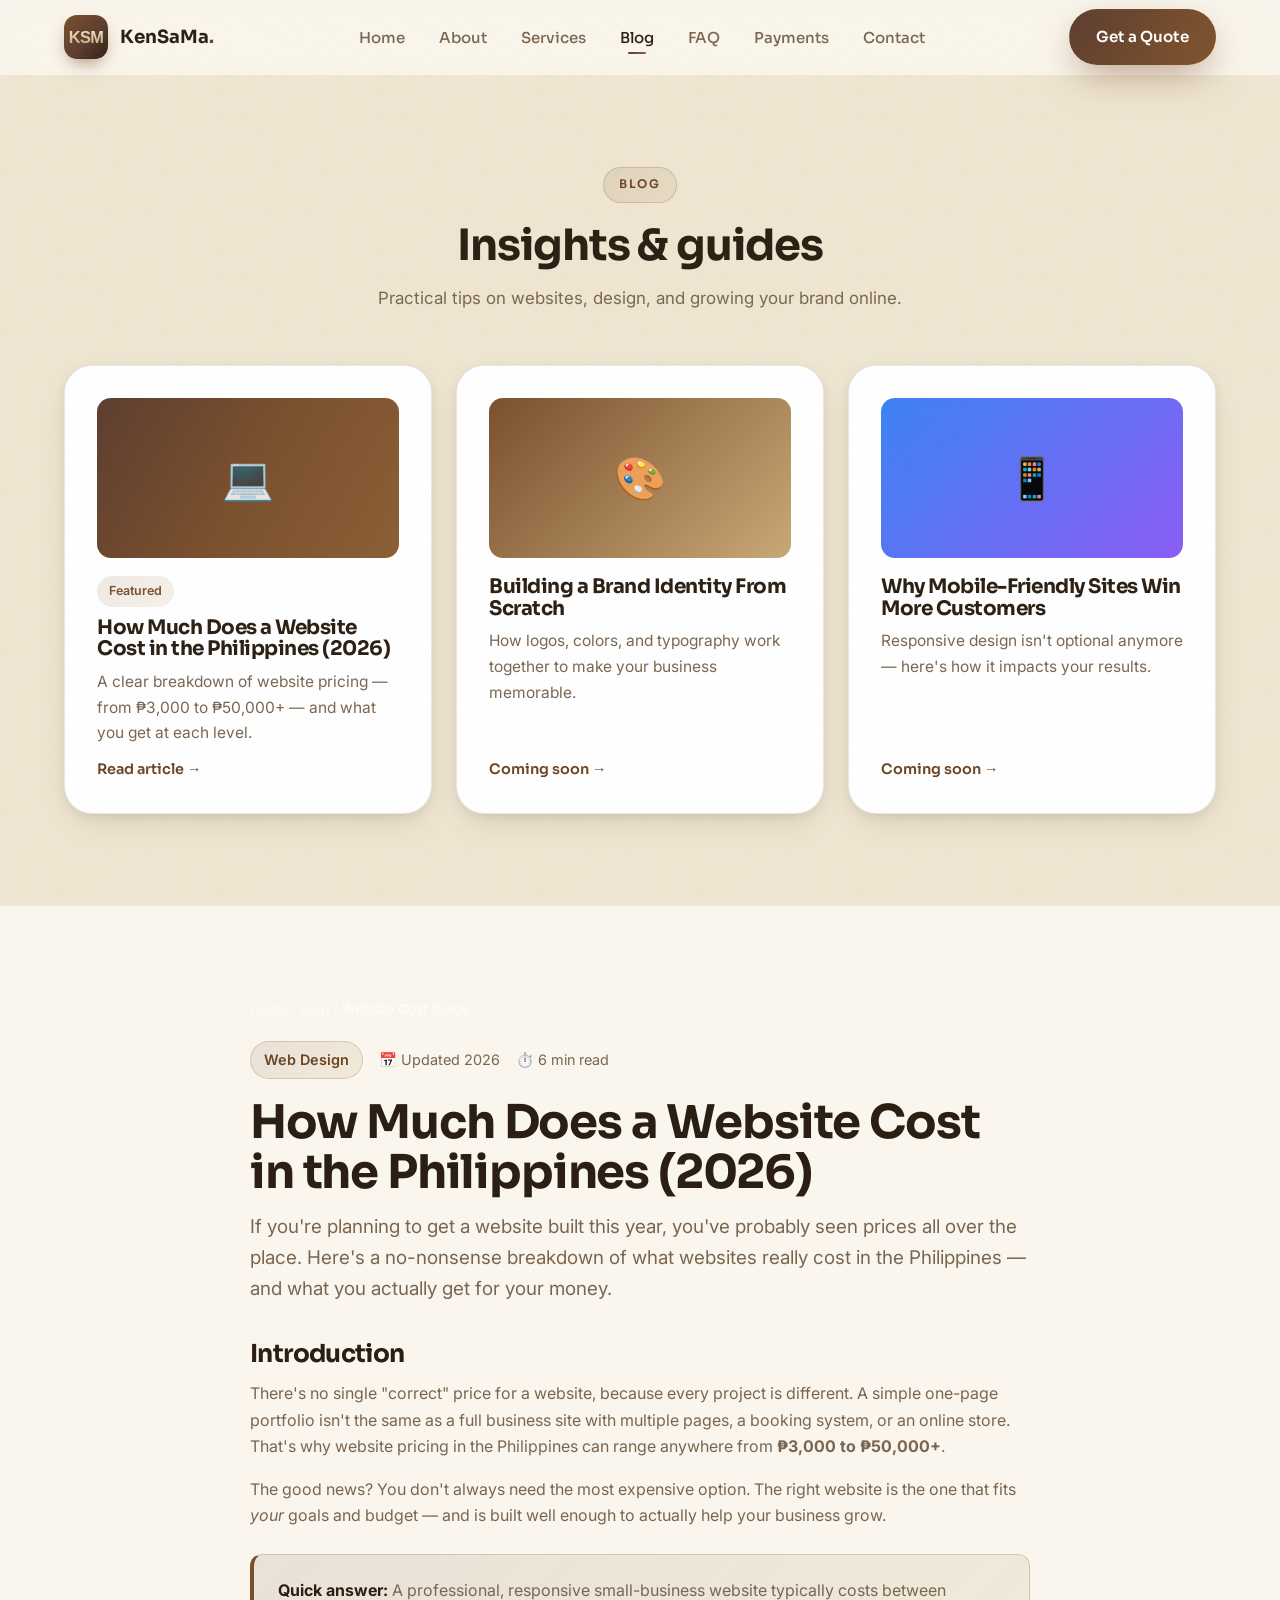
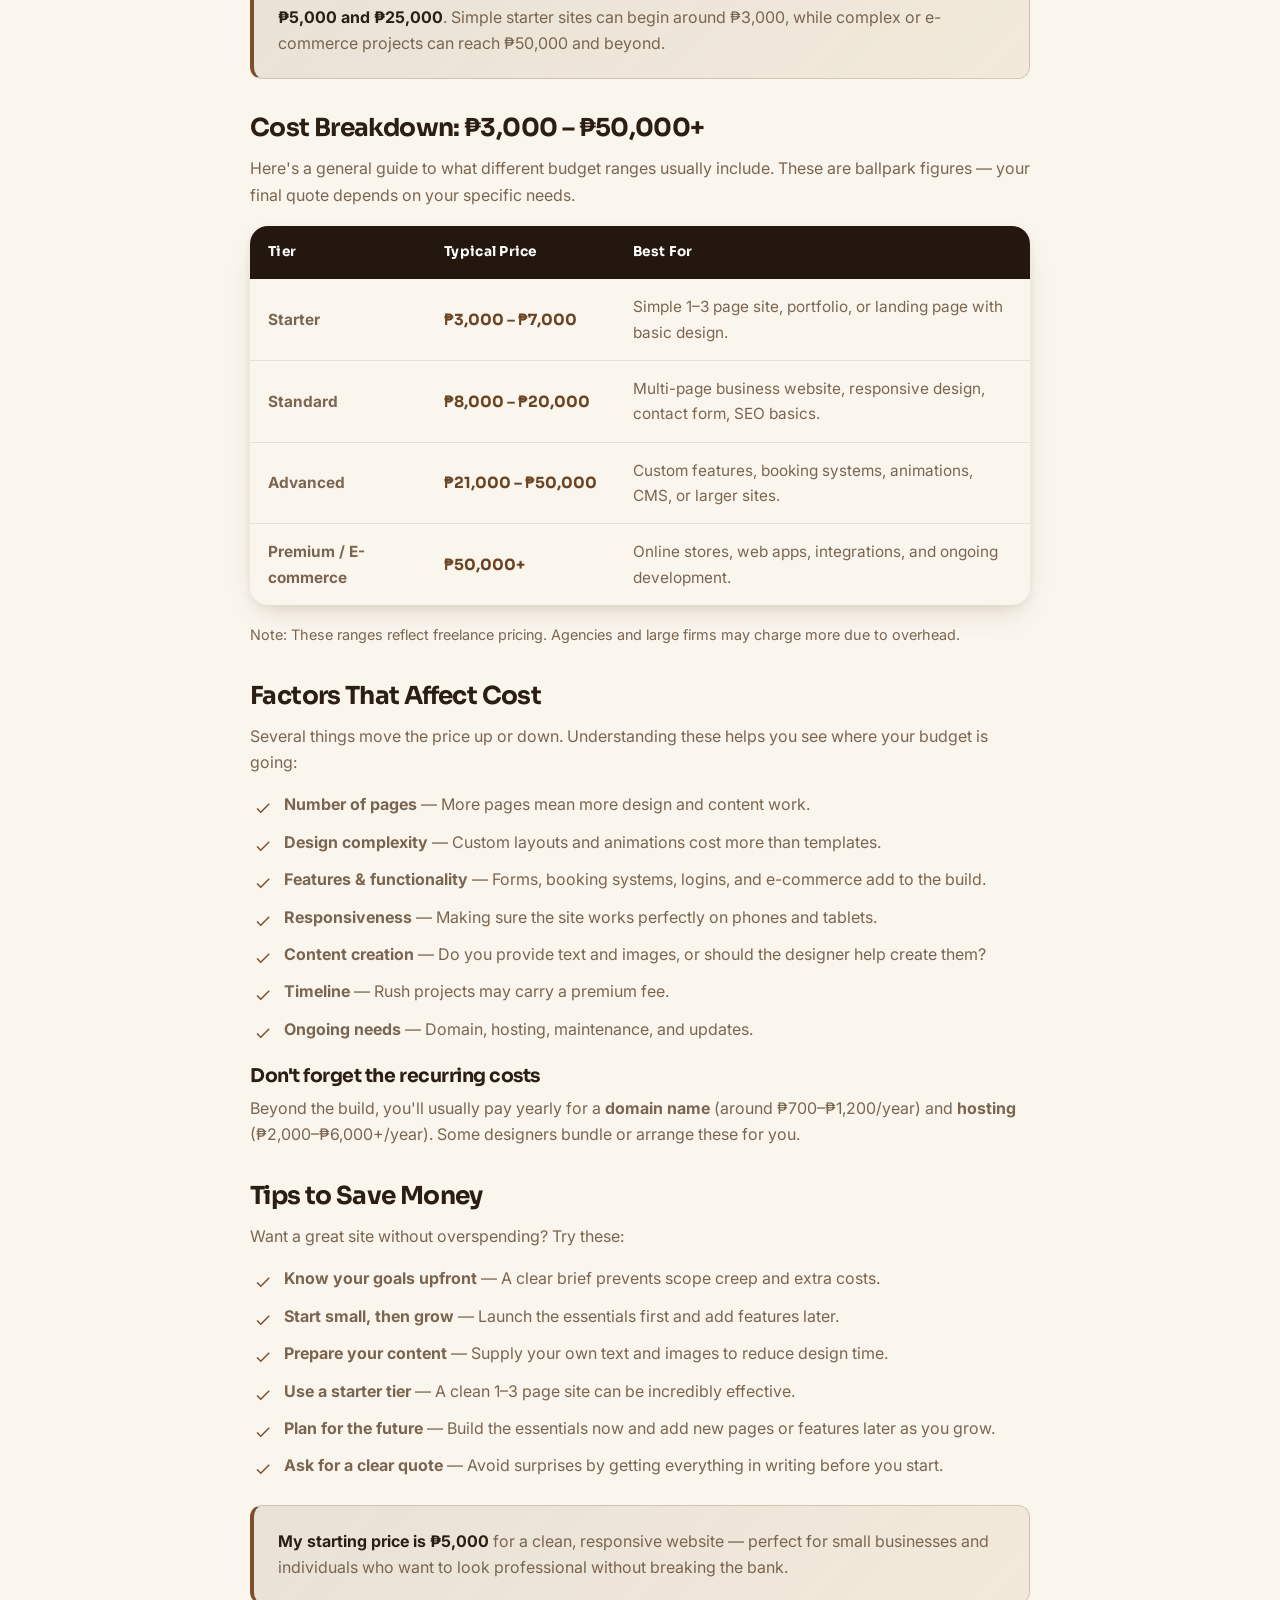
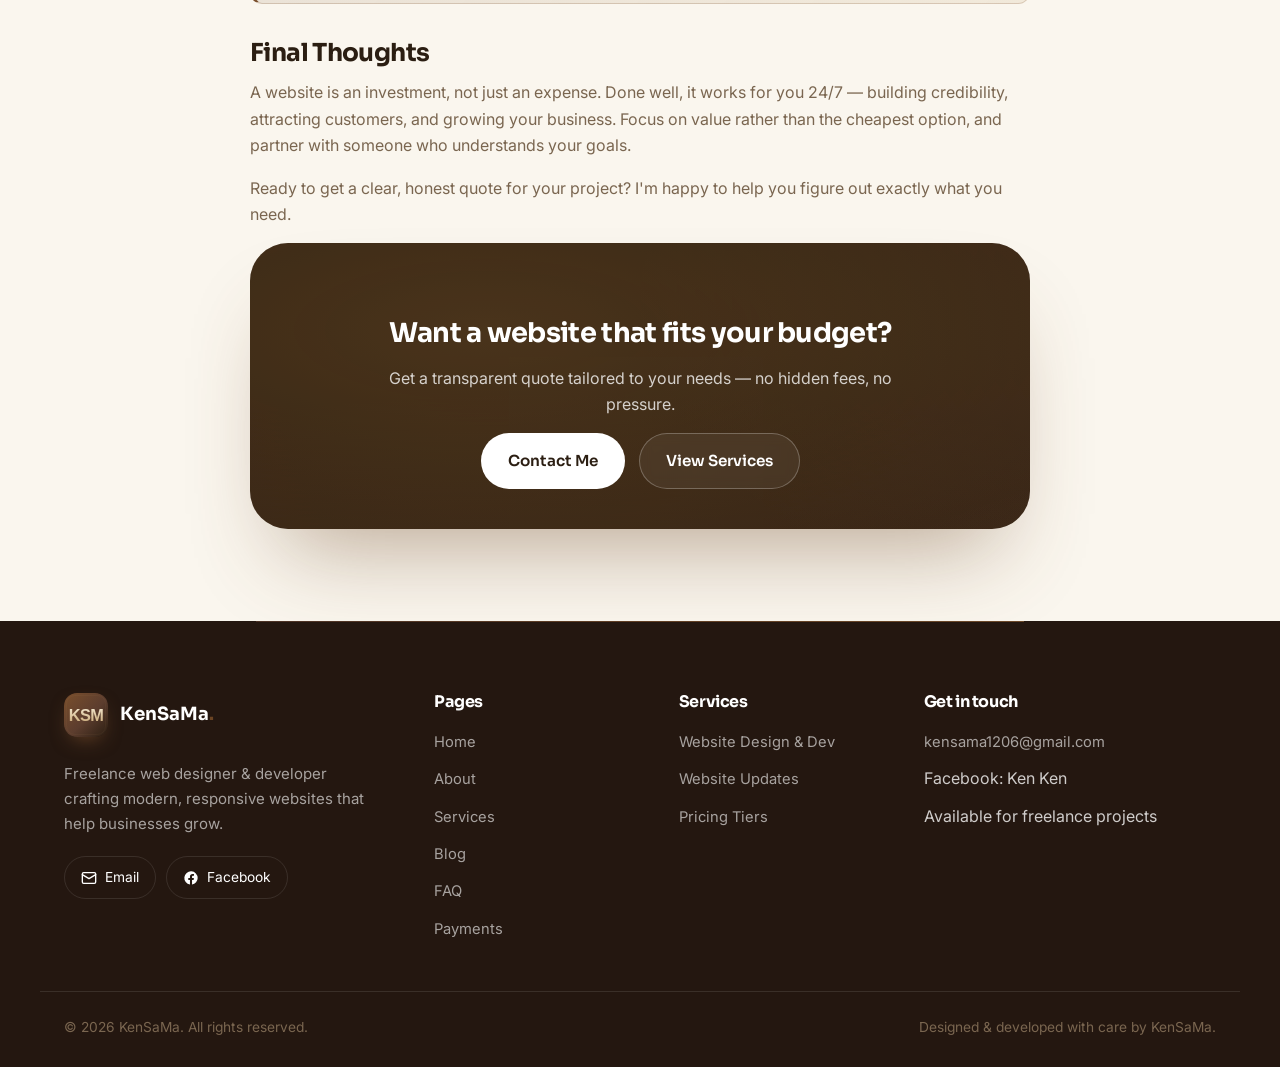
<file: blog.html>
<!DOCTYPE html>
<html lang="en">
<head>
  <meta charset="UTF-8" />
  <meta name="viewport" content="width=device-width, initial-scale=1.0" />
  <title>Blog — How Much Does a Website Cost in the Philippines (2026)</title>
  <meta name="description" content="A practical 2026 guide to website costs in the Philippines — from ₱3,000 to ₱50,000+. Understand pricing, the factors that affect cost, and tips to save money." />
  <link rel="icon" href="Logo/kensama-logo.svg" type="image/svg+xml" />
  <link rel="preconnect" href="https://fonts.googleapis.com" />
  <link rel="preconnect" href="https://fonts.gstatic.com" crossorigin />
  <link href="https://fonts.googleapis.com/css2?family=Sora:wght@400;500;600;700;800&family=Inter:wght@400;500;600;700&display=swap" rel="stylesheet" />
  <link rel="stylesheet" href="styles.css" />
</head>
<body>
  <header id="site-header"></header>

  <main>
    <!-- ================= BLOG GRID ================= -->
    <section class="section section--alt">
      <div class="container">
        <div class="section-head reveal">
          <span class="eyebrow">Blog</span>
          <h2>Insights &amp; guides</h2>
          <p>Practical tips on websites, design, and growing your brand online.</p>
        </div>
        <div class="grid grid-3">
          <a href="#article" class="card post-card reveal">
            <div class="post-card__media"><span class="emoji">💻</span></div>
            <span class="tag" style="align-self:flex-start;background:var(--grad-soft);color:var(--primary);padding:5px 12px;border-radius:100px;font-size:.78rem;font-weight:600;margin-bottom:10px;">Featured</span>
            <h3>How Much Does a Website Cost in the Philippines (2026)</h3>
            <p>A clear breakdown of website pricing — from ₱3,000 to ₱50,000+ — and what you get at each level.</p>
            <span class="read">Read article →</span>
          </a>
          <article class="card post-card reveal" data-delay="120">
            <div class="post-card__media" style="background:linear-gradient(135deg,#7A4F2C,#C9A876);"><span class="emoji">🎨</span></div>
            <h3>Building a Brand Identity From Scratch</h3>
            <p>How logos, colors, and typography work together to make your business memorable.</p>
            <span class="read">Coming soon →</span>
          </article>
          <article class="card post-card reveal" data-delay="240">
            <div class="post-card__media" style="background:linear-gradient(135deg,#3B82F6,#8B5CF6);"><span class="emoji">📱</span></div>
            <h3>Why Mobile-Friendly Sites Win More Customers</h3>
            <p>Responsive design isn't optional anymore — here's how it impacts your results.</p>
            <span class="read">Coming soon →</span>
          </article>
        </div>
      </div>
    </section>

    <!-- ================= ARTICLE ================= -->
    <section class="section" id="article">
      <div class="container">
        <article class="article reveal">
          <nav class="breadcrumbs"><a href="index.html">Home</a> / <a href="blog.html">Blog</a> / <span>Website Cost Guide</span></nav>

          <div class="article__meta">
            <span class="tag">Web Design</span>
            <span>📅 Updated 2026</span>
            <span>⏱️ 6 min read</span>
          </div>

          <h1>How Much Does a Website Cost in the Philippines (2026)</h1>
          <p class="lead">If you're planning to get a website built this year, you've probably seen prices all over the place. Here's a no-nonsense breakdown of what websites really cost in the Philippines — and what you actually get for your money.</p>

          <h2>Introduction</h2>
          <p>There's no single "correct" price for a website, because every project is different. A simple one-page portfolio isn't the same as a full business site with multiple pages, a booking system, or an online store. That's why website pricing in the Philippines can range anywhere from <strong>₱3,000 to ₱50,000+</strong>.</p>
          <p>The good news? You don't always need the most expensive option. The right website is the one that fits <em>your</em> goals and budget — and is built well enough to actually help your business grow.</p>

          <div class="callout">
            <strong>Quick answer:</strong> A professional, responsive small-business website typically costs between <strong>₱5,000 and ₱25,000</strong>. Simple starter sites can begin around ₱3,000, while complex or e-commerce projects can reach ₱50,000 and beyond.
          </div>

          <h2>Cost Breakdown: ₱3,000 – ₱50,000+</h2>
          <p>Here's a general guide to what different budget ranges usually include. These are ballpark figures — your final quote depends on your specific needs.</p>

          <div class="table-wrap">
          <table class="cost-table">
            <thead>
              <tr><th>Tier</th><th>Typical Price</th><th>Best For</th></tr>
            </thead>
            <tbody>
              <tr>
                <td data-label="Tier"><strong>Starter</strong></td>
                <td data-label="Price"><span class="price">₱3,000 – ₱7,000</span></td>
                <td data-label="Best For">Simple 1–3 page site, portfolio, or landing page with basic design.</td>
              </tr>
              <tr>
                <td data-label="Tier"><strong>Standard</strong></td>
                <td data-label="Price"><span class="price">₱8,000 – ₱20,000</span></td>
                <td data-label="Best For">Multi-page business website, responsive design, contact form, SEO basics.</td>
              </tr>
              <tr>
                <td data-label="Tier"><strong>Advanced</strong></td>
                <td data-label="Price"><span class="price">₱21,000 – ₱50,000</span></td>
                <td data-label="Best For">Custom features, booking systems, animations, CMS, or larger sites.</td>
              </tr>
              <tr>
                <td data-label="Tier"><strong>Premium / E-commerce</strong></td>
                <td data-label="Price"><span class="price">₱50,000+</span></td>
                <td data-label="Best For">Online stores, web apps, integrations, and ongoing development.</td>
              </tr>
            </tbody>
          </table>
          </div>

          <p class="muted" style="font-size:.9rem;">Note: These ranges reflect freelance pricing. Agencies and large firms may charge more due to overhead.</p>

          <h2>Factors That Affect Cost</h2>
          <p>Several things move the price up or down. Understanding these helps you see where your budget is going:</p>
          <ul class="bul">
            <li><strong>Number of pages</strong> — More pages mean more design and content work.</li>
            <li><strong>Design complexity</strong> — Custom layouts and animations cost more than templates.</li>
            <li><strong>Features &amp; functionality</strong> — Forms, booking systems, logins, and e-commerce add to the build.</li>
            <li><strong>Responsiveness</strong> — Making sure the site works perfectly on phones and tablets.</li>
            <li><strong>Content creation</strong> — Do you provide text and images, or should the designer help create them?</li>
            <li><strong>Timeline</strong> — Rush projects may carry a premium fee.</li>
            <li><strong>Ongoing needs</strong> — Domain, hosting, maintenance, and updates.</li>
          </ul>

          <h3>Don't forget the recurring costs</h3>
          <p>Beyond the build, you'll usually pay yearly for a <strong>domain name</strong> (around ₱700–₱1,200/year) and <strong>hosting</strong> (₱2,000–₱6,000+/year). Some designers bundle or arrange these for you.</p>

          <h2>Tips to Save Money</h2>
          <p>Want a great site without overspending? Try these:</p>
          <ul class="bul">
            <li><strong>Know your goals upfront</strong> — A clear brief prevents scope creep and extra costs.</li>
            <li><strong>Start small, then grow</strong> — Launch the essentials first and add features later.</li>
            <li><strong>Prepare your content</strong> — Supply your own text and images to reduce design time.</li>
            <li><strong>Use a starter tier</strong> — A clean 1–3 page site can be incredibly effective.</li>
            <li><strong>Plan for the future</strong> — Build the essentials now and add new pages or features later as you grow.</li>
            <li><strong>Ask for a clear quote</strong> — Avoid surprises by getting everything in writing before you start.</li>
          </ul>

          <div class="callout">
            <strong>My starting price is ₱5,000</strong> for a clean, responsive website — perfect for small businesses and individuals who want to look professional without breaking the bank.
          </div>

          <h2>Final Thoughts</h2>
          <p>A website is an investment, not just an expense. Done well, it works for you 24/7 — building credibility, attracting customers, and growing your business. Focus on value rather than the cheapest option, and partner with someone who understands your goals.</p>
          <p>Ready to get a clear, honest quote for your project? I'm happy to help you figure out exactly what you need.</p>

          <!-- End-of-article CTA -->
          <div class="cta-banner reveal" style="text-align:center;padding:40px 28px;">
            <span class="blob blob-1" style="top:-80px;left:-60px;"></span>
            <span class="blob blob-2" style="bottom:-100px;right:-40px;"></span>
            <h2 style="font-size:1.7rem;">Want a website that fits your budget?</h2>
            <p>Get a transparent quote tailored to your needs — no hidden fees, no pressure.</p>
            <div class="btn-row" style="justify-content:center;">
              <a href="contact.html" class="btn btn-light">Contact Me</a>
              <a href="services.html" class="btn btn-outline-light">View Services</a>
            </div>
          </div>
        </article>
      </div>
    </section>
  </main>

  <footer id="site-footer"></footer>
  <script src="script.js"></script>
</body>
</html>
</file>
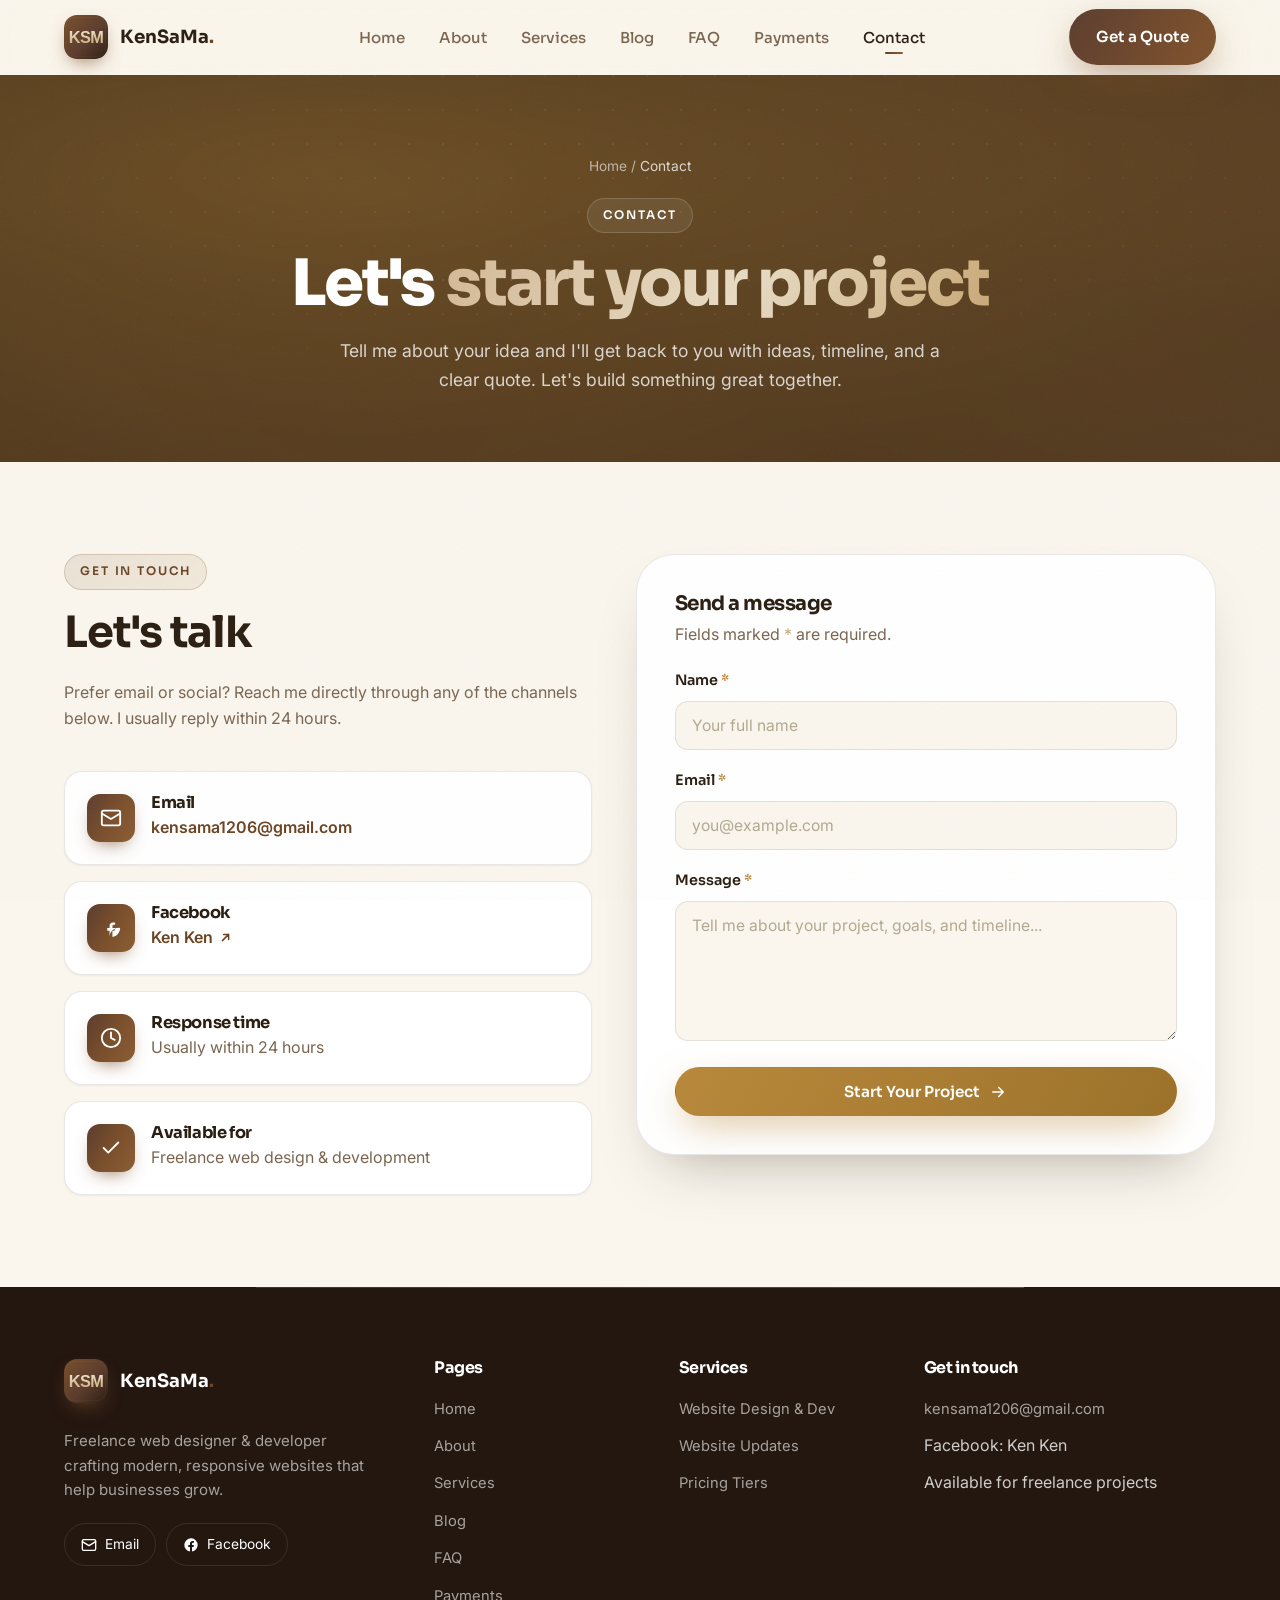
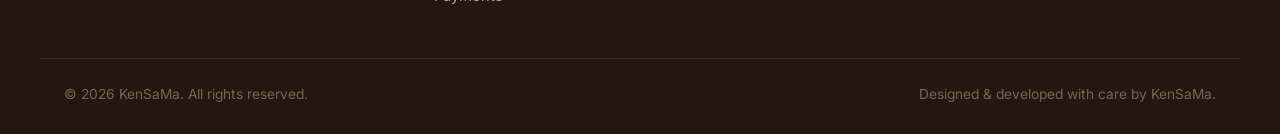
<file: contact.html>
<!DOCTYPE html>
<html lang="en">
<head>
  <meta charset="UTF-8" />
  <meta name="viewport" content="width=device-width, initial-scale=1.0" />
  <title>Contact — Kenneth Mancilla</title>
  <meta name="description" content="Get in touch with KenSaMa for web design, development, and website updates. Email kensama1206@gmail.com or send a message to start your project." />
  <link rel="icon" href="Logo/kensama-logo.svg" type="image/svg+xml" />
  <link rel="preconnect" href="https://fonts.googleapis.com" />
  <link rel="preconnect" href="https://fonts.gstatic.com" crossorigin />
  <link href="https://fonts.googleapis.com/css2?family=Sora:wght@400;500;600;700;800&family=Inter:wght@400;500;600;700&display=swap" rel="stylesheet" />
  <link rel="stylesheet" href="styles.css" />
</head>
<body>
  <header id="site-header"></header>

  <main>
    <!-- ================= PAGE HERO ================= -->
    <section class="page-hero">
      <div class="hero__bg" aria-hidden="true">
        <span class="blob blob-1"></span>
        <span class="blob blob-2"></span>
        <span class="grid-dots"></span>
      </div>
      <div class="container" style="position:relative;z-index:1;">
        <nav class="breadcrumbs reveal"><a href="index.html">Home</a> / <span>Contact</span></nav>
        <span class="eyebrow reveal">Contact</span>
        <h1 class="reveal" data-delay="80">Let's <span class="gradient-text">start your project</span></h1>
        <p class="reveal" data-delay="160">Tell me about your idea and I'll get back to you with ideas, timeline, and a clear quote. Let's build something great together.</p>
      </div>
    </section>

    <!-- ================= CONTACT ================= -->
    <section class="section">
      <div class="container contact-grid">
        <!-- Left: contact info -->
        <div class="reveal from-left">
          <span class="eyebrow">Get in touch</span>
          <h2>Let's talk</h2>
          <p class="mt-m">Prefer email or social? Reach me directly through any of the channels below. I usually reply within 24 hours.</p>

          <div class="info-list mt-l">
            <div class="info-card">
              <span class="ico"><svg viewBox="0 0 24 24" fill="none" stroke="currentColor" stroke-width="2" stroke-linecap="round" stroke-linejoin="round"><rect x="2" y="4" width="20" height="16" rx="2"/><path d="m22 7-10 6L2 7"/></svg></span>
              <div>
                <h4>Email</h4>
                <a href="mailto:kensama1206@gmail.com">kensama1206@gmail.com</a>
              </div>
            </div>
            <a class="info-card info-card--link" href="https://www.facebook.com/profile.php?id=61575598882519" target="_blank" rel="noopener noreferrer">
              <span class="ico"><svg viewBox="0 0 24 24" fill="currentColor"><path d="M22 12a10 10 0 0 0-11.56 9.88v-6.99H7.9V12h2.54V9.8c0-2.5 1.49-3.89 3.78-3.89 1.09 0 2.24.2 2.24.2v2.46h-1.26c-1.24 0-1.63.77-1.63 1.56V12h2.78l-.44 2.89h-2.34v6.99A10 10 0 0 0 22 12Z"/></svg></span>
              <div>
                <h4>Facebook</h4>
                <span class="info-link">Ken Ken <svg viewBox="0 0 24 24" fill="none" stroke="currentColor" stroke-width="2.4" stroke-linecap="round" stroke-linejoin="round"><path d="M7 17 17 7M9 7h8v8"/></svg></span>
              </div>
            </a>
            <div class="info-card">
              <span class="ico"><svg viewBox="0 0 24 24" fill="none" stroke="currentColor" stroke-width="2" stroke-linecap="round" stroke-linejoin="round"><circle cx="12" cy="12" r="10"/><path d="M12 6v6l4 2"/></svg></span>
              <div>
                <h4>Response time</h4>
                <p style="margin:0;">Usually within 24 hours</p>
              </div>
            </div>
            <div class="info-card">
              <span class="ico"><svg viewBox="0 0 24 24" fill="none" stroke="currentColor" stroke-width="2" stroke-linecap="round" stroke-linejoin="round"><path d="M20 6 9 17l-5-5"/></svg></span>
              <div>
                <h4>Available for</h4>
                <p style="margin:0;">Freelance web design &amp; development</p>
              </div>
            </div>
          </div>
        </div>

        <!-- Right: form -->
        <div class="reveal from-right">
          <form class="form-card" id="contactForm" novalidate>
            <h3 style="margin-bottom:6px;">Send a message</h3>
            <p style="margin-bottom:22px;">Fields marked <span style="color:var(--accent);">*</span> are required.</p>

            <!-- Success message (hidden until valid submit) -->
            <div class="form-success" id="formSuccess" role="alert">
              <svg viewBox="0 0 24 24" width="22" height="22" fill="none" stroke="currentColor" stroke-width="2.4" stroke-linecap="round" stroke-linejoin="round"><circle cx="12" cy="12" r="10"/><path d="m8 12 3 3 5-6"/></svg>
              <span>Thanks! Your message has been sent. I'll get back to you soon.</span>
            </div>

            <div class="form-group">
              <label for="name">Name <span class="req">*</span></label>
              <input type="text" id="name" name="name" class="form-control" placeholder="Your full name" autocomplete="name" />
              <span class="field-error">Please enter your name.</span>
            </div>

            <div class="form-group">
              <label for="email">Email <span class="req">*</span></label>
              <input type="email" id="email" name="email" class="form-control" placeholder="you@example.com" autocomplete="email" />
              <span class="field-error">Please enter a valid email address.</span>
            </div>

            <div class="form-group">
              <label for="message">Message <span class="req">*</span></label>
              <textarea id="message" name="message" class="form-control" placeholder="Tell me about your project, goals, and timeline..."></textarea>
              <span class="field-error">Please tell me about your project (10+ characters).</span>
            </div>

            <button type="submit" class="btn btn-pop btn-block">
              Start Your Project
              <svg viewBox="0 0 24 24" fill="none" stroke="currentColor" stroke-width="2" stroke-linecap="round" stroke-linejoin="round"><path d="M5 12h14M13 6l6 6-6 6"/></svg>
            </button>
          </form>
        </div>
      </div>
    </section>
  </main>

  <footer id="site-footer"></footer>
  <script src="script.js"></script>
</body>
</html>
</file>
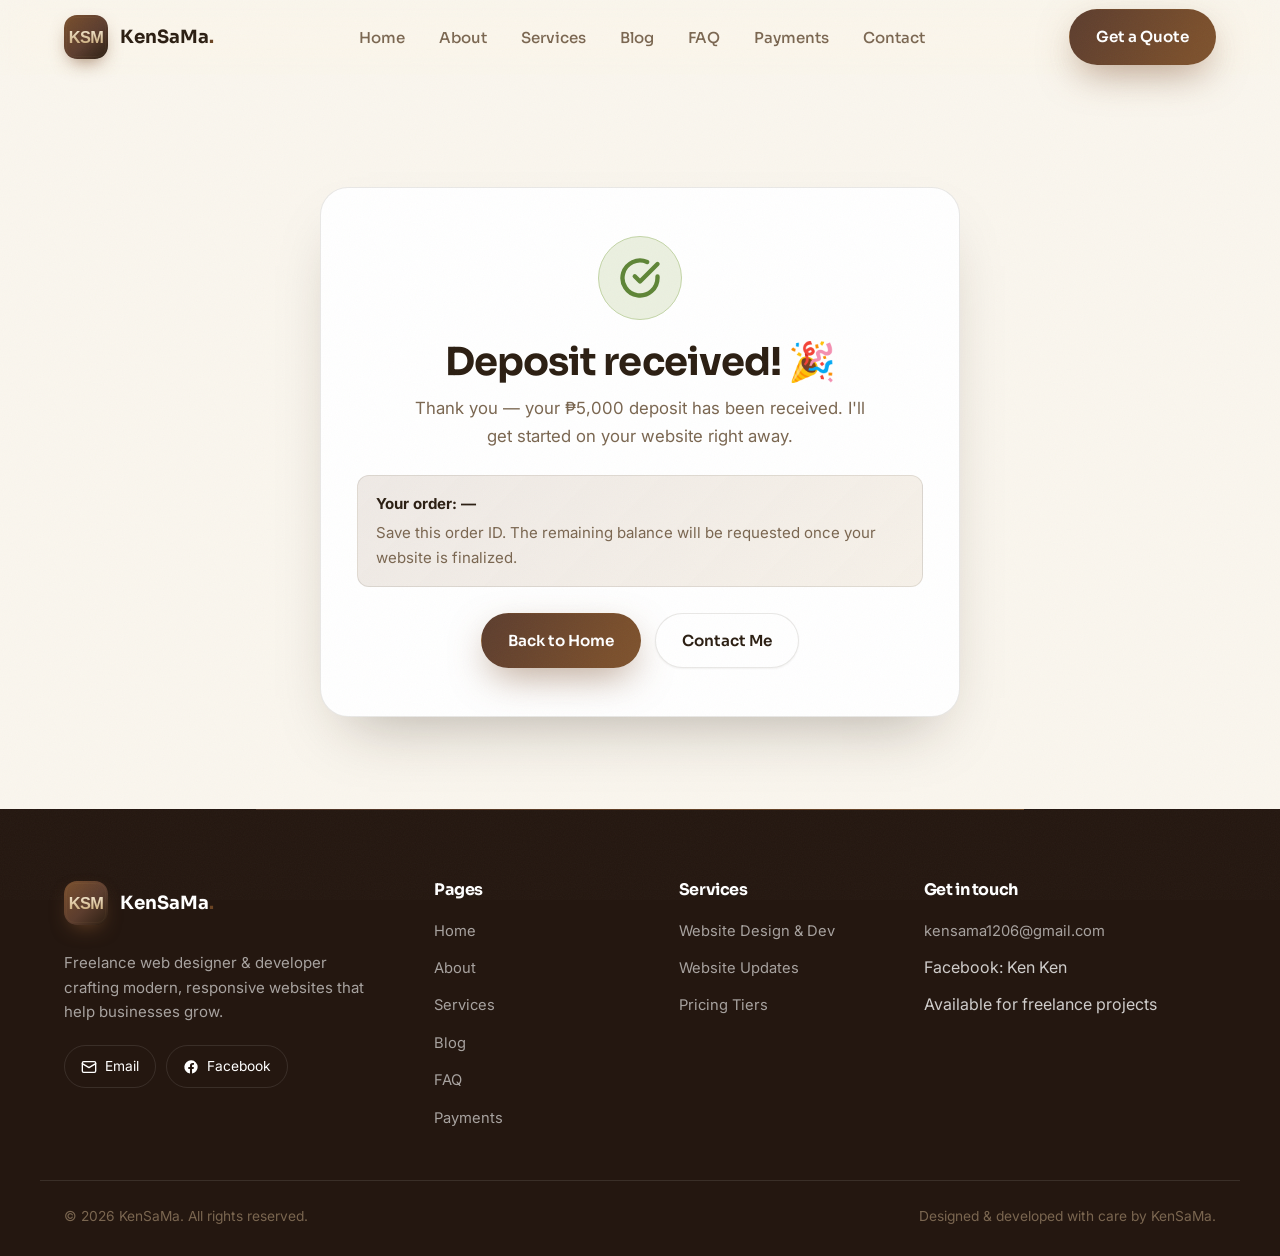
<file: deposit-success.html>
<!DOCTYPE html>
<html lang="en">
<head>
  <meta charset="UTF-8" />
  <meta name="viewport" content="width=device-width, initial-scale=1.0" />
  <title>Deposit Received — KenSaMa</title>
  <meta name="description" content="Your deposit has been received. The remaining balance is due after your website is finalized." />
  <link rel="icon" href="Logo/kensama-logo.svg" type="image/svg+xml" />
  <link rel="preconnect" href="https://fonts.googleapis.com" />
  <link rel="preconnect" href="https://fonts.gstatic.com" crossorigin />
  <link href="https://fonts.googleapis.com/css2?family=Sora:wght@400;500;600;700;800&family=Inter:wght@400;500;600;700&display=swap" rel="stylesheet" />
  <link rel="stylesheet" href="styles.css" />
</head>
<body>
  <header id="site-header"></header>

  <main>
    <section class="section">
      <div class="container">
        <div class="pay-success reveal" style="max-width: 640px; margin: 20px auto 0;">
          <div class="pay-success__icon">
            <svg viewBox="0 0 24 24" fill="none" stroke="currentColor" stroke-width="2.5" stroke-linecap="round" stroke-linejoin="round"><path d="M22 11.08V12a10 10 0 1 1-5.93-9.14"/><path d="m9 11 3 3L22 4"/></svg>
          </div>
          <h1>Deposit received! 🎉</h1>
          <p>Thank you — your ₱5,000 deposit has been received. I'll get started on your website right away.</p>

          <div class="pay-success__notice">
            <strong>Your order: <span id="orderId">—</span></strong>
            Save this order ID. The remaining balance will be requested once your website is finalized.
          </div>

          <div class="btn-row" style="justify-content: center;">
            <a href="index.html" class="btn btn-primary">Back to Home</a>
            <a href="contact.html" class="btn btn-outline">Contact Me</a>
          </div>
        </div>
      </div>
    </section>
  </main>

  <footer id="site-footer"></footer>
  <script src="script.js"></script>
  <script>
    // Show the order ID from the ?order= query param PayMongo appended.
    const orderId = new URLSearchParams(window.location.search).get('order');
    if (orderId) document.getElementById('orderId').textContent = orderId;
  </script>
</body>
</html>
</file>
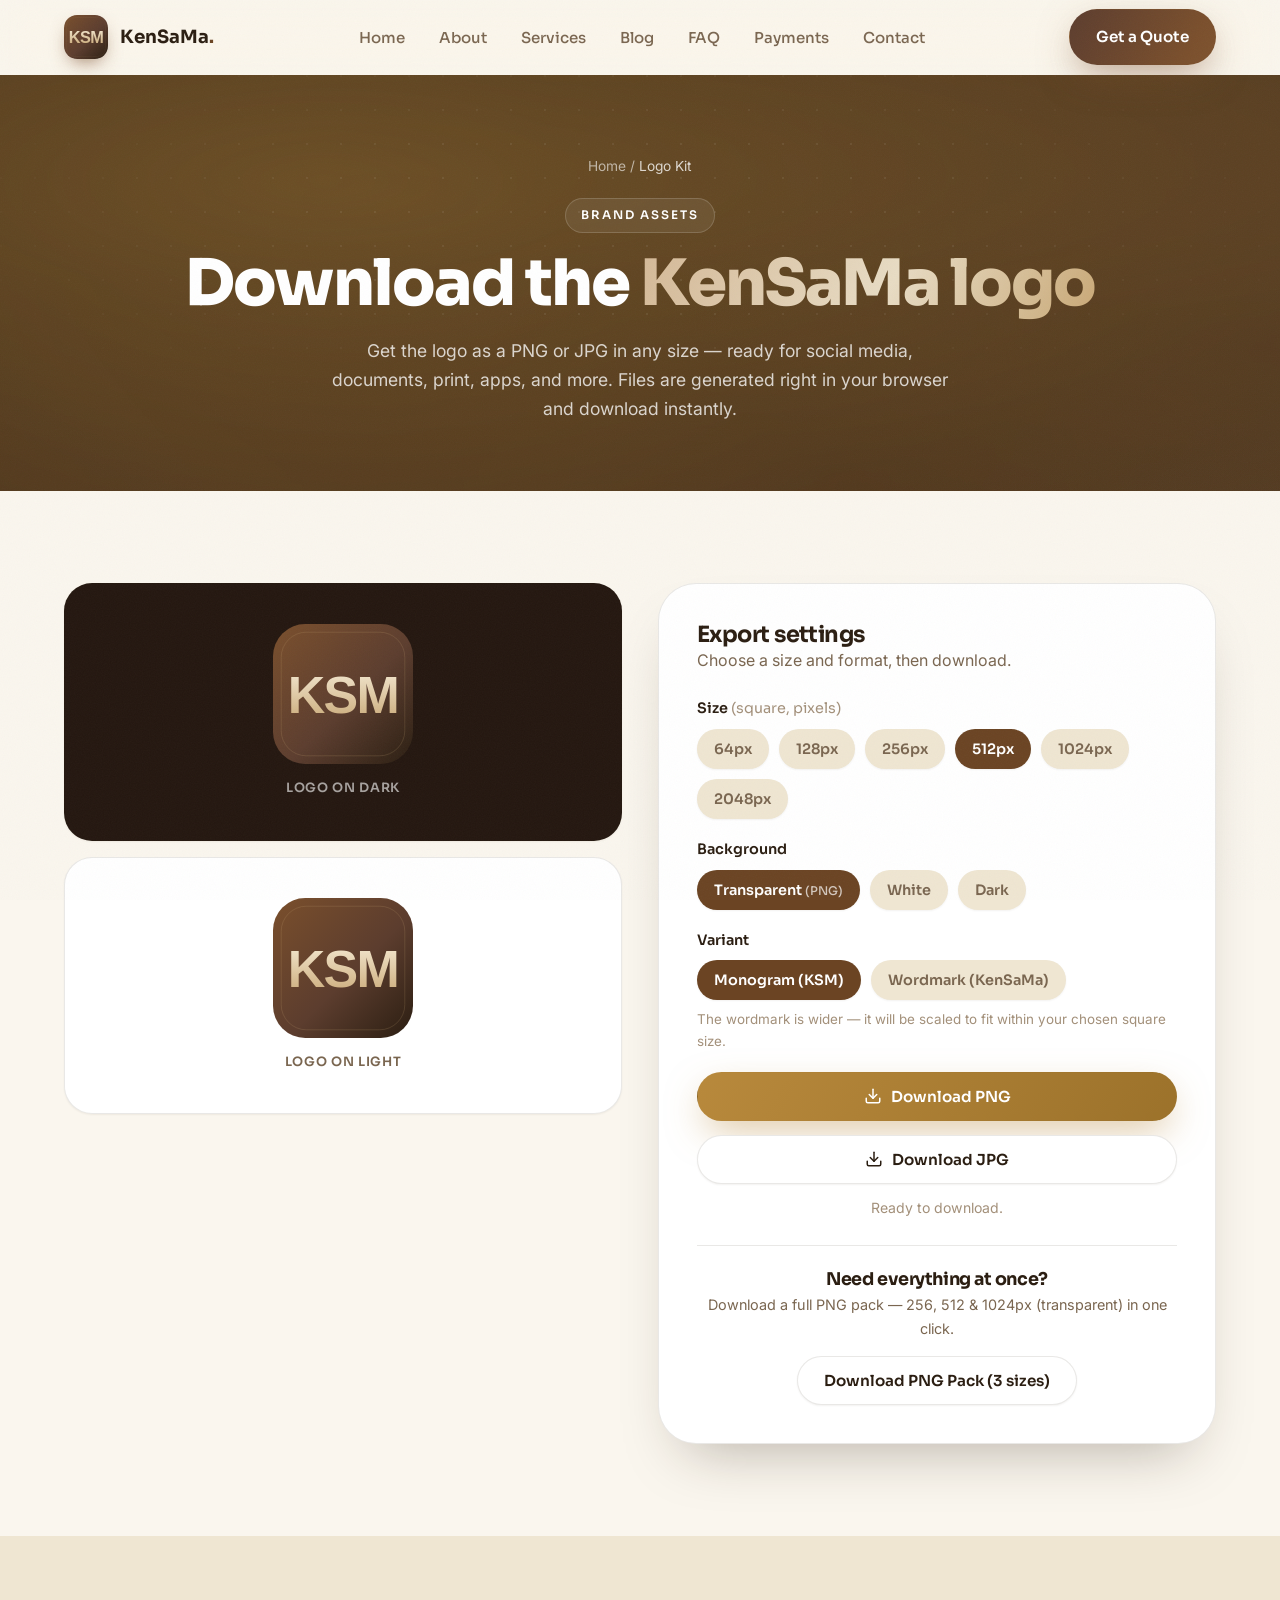
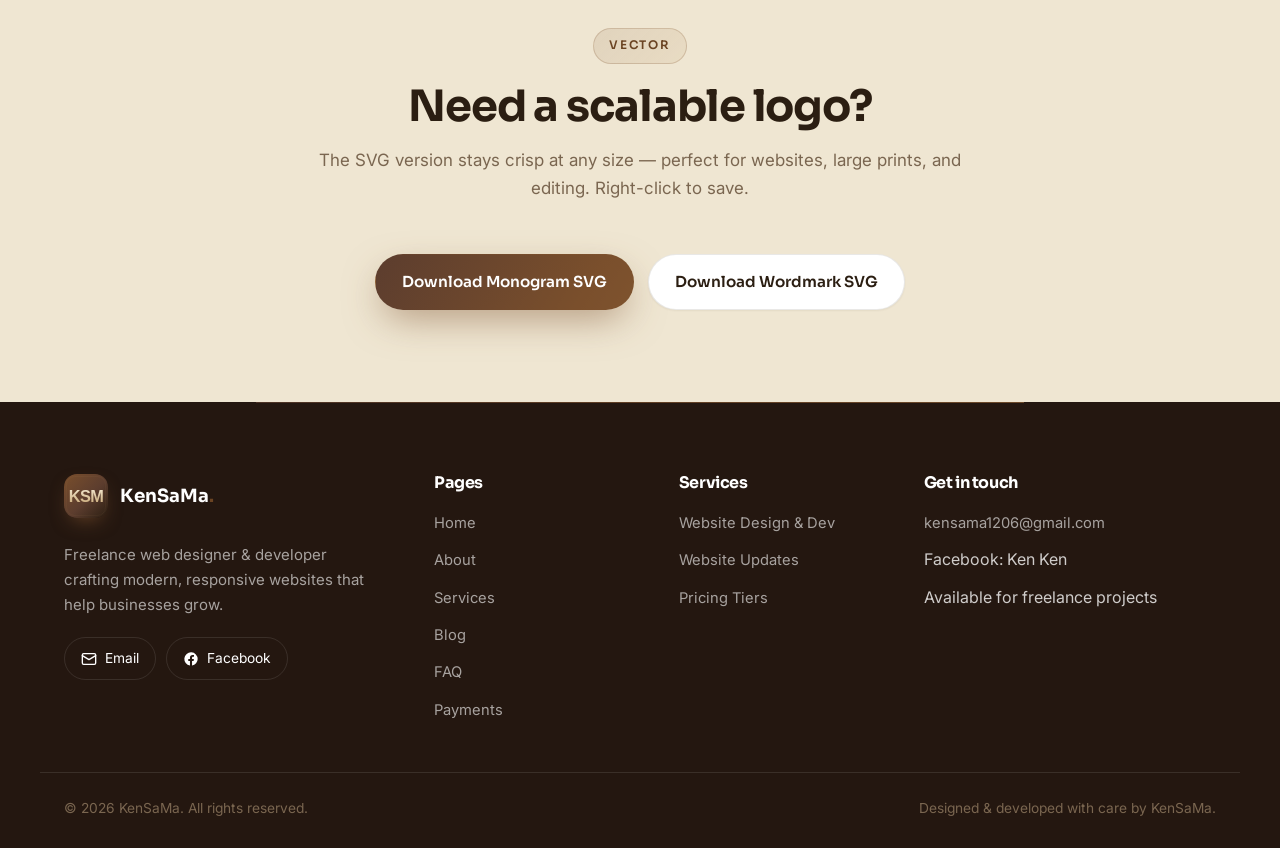
<file: download-logo.html>
<!DOCTYPE html>
<html lang="en">
<head>
  <meta charset="UTF-8" />
  <meta name="viewport" content="width=device-width, initial-scale=1.0" />
  <title>Download Logo — KenSaMa</title>
  <meta name="description" content="Download the KenSaMa logo as PNG or JPG in multiple sizes for use on any platform — social media, documents, print, and apps." />
  <link rel="icon" href="Logo/kensama-logo.svg" type="image/svg+xml" />
  <link rel="preconnect" href="https://fonts.googleapis.com" />
  <link rel="preconnect" href="https://fonts.gstatic.com" crossorigin />
  <link href="https://fonts.googleapis.com/css2?family=Sora:wght@400;500;600;700;800&family=Inter:wght@400;500;600;700&display=swap" rel="stylesheet" />
  <link rel="stylesheet" href="styles.css" />
</head>
<body>
  <header id="site-header"></header>

  <main>
    <!-- ================= PAGE HERO ================= -->
    <section class="page-hero">
      <div class="hero__bg" aria-hidden="true"><span class="grid-dots"></span></div>
      <div class="container" style="position:relative;z-index:1;">
        <nav class="breadcrumbs reveal"><a href="index.html">Home</a> / <span>Logo Kit</span></nav>
        <span class="eyebrow reveal">Brand Assets</span>
        <h1 class="reveal" data-delay="80">Download the <span class="gradient-text">KenSaMa logo</span></h1>
        <p class="reveal" data-delay="160">Get the logo as a PNG or JPG in any size — ready for social media, documents, print, apps, and more. Files are generated right in your browser and download instantly.</p>
      </div>
    </section>

    <!-- ================= LOGO PREVIEW ================= -->
    <section class="section">
      <div class="container logo-tool">

        <!-- live preview -->
        <div class="logo-preview reveal">
          <div class="logo-preview__swatch logo-preview__swatch--dark">
            <img id="previewImg" src="Logo/kensama-logo.svg" alt="KenSaMa logo preview" width="140" height="140" />
            <span class="logo-preview__cap">Logo on dark</span>
          </div>
          <div class="logo-preview__swatch logo-preview__swatch--light">
            <img src="Logo/kensama-logo.svg" alt="KenSaMa logo preview" width="140" height="140" />
            <span class="logo-preview__cap">Logo on light</span>
          </div>
        </div>

        <!-- export controls -->
        <div class="form-card logo-card reveal" data-delay="120">
          <h2 style="font-size:1.4rem;">Export settings</h2>
          <p style="margin-bottom:24px;">Choose a size and format, then download.</p>

          <!-- size -->
          <div class="form-group">
            <label>Size <span style="color:var(--muted-2);font-weight:400;">(square, pixels)</span></label>
            <div class="chip-group" id="sizeGroup">
              <button type="button" class="chip" data-size="64">64px</button>
              <button type="button" class="chip" data-size="128">128px</button>
              <button type="button" class="chip" data-size="256">256px</button>
              <button type="button" class="chip active" data-size="512">512px</button>
              <button type="button" class="chip" data-size="1024">1024px</button>
              <button type="button" class="chip" data-size="2048">2048px</button>
            </div>
          </div>

          <!-- background -->
          <div class="form-group">
            <label>Background</label>
            <div class="chip-group" id="bgGroup">
              <button type="button" class="chip active" data-bg="transparent">Transparent <small>(PNG)</small></button>
              <button type="button" class="chip" data-bg="white">White</button>
              <button type="button" class="chip" data-bg="dark">Dark</button>
            </div>
          </div>

          <!-- logo variant -->
          <div class="form-group">
            <label>Variant</label>
            <div class="chip-group" id="varGroup">
              <button type="button" class="chip active" data-var="Logo/kensama-logo.svg">Monogram (KSM)</button>
              <button type="button" class="chip" data-var="Logo/kensama-wordmark.svg">Wordmark (KenSaMa)</button>
            </div>
            <p style="font-size:.84rem;color:var(--muted-2);margin-top:8px;">The wordmark is wider — it will be scaled to fit within your chosen square size.</p>
          </div>

          <!-- download buttons -->
          <div class="btn-row logo-download-row">
            <button type="button" class="btn btn-pop btn-block" id="dlPng">
              <svg viewBox="0 0 24 24" fill="none" stroke="currentColor" stroke-width="2" stroke-linecap="round" stroke-linejoin="round"><path d="M21 15v4a2 2 0 0 1-2 2H5a2 2 0 0 1-2-2v-4"/><path d="m7 10 5 5 5-5"/><path d="M12 15V3"/></svg>
              Download PNG
            </button>
            <button type="button" class="btn btn-outline btn-block" id="dlJpg">
              <svg viewBox="0 0 24 24" fill="none" stroke="currentColor" stroke-width="2" stroke-linecap="round" stroke-linejoin="round"><path d="M21 15v4a2 2 0 0 1-2 2H5a2 2 0 0 1-2-2v-4"/><path d="m7 10 5 5 5-5"/><path d="M12 15V3"/></svg>
              Download JPG
            </button>
          </div>
          <p class="logo-hint" id="exportStatus">Ready to download.</p>

          <!-- quick batch -->
          <div class="logo-batch reveal">
            <h3>Need everything at once?</h3>
            <p>Download a full PNG pack — 256, 512 &amp; 1024px (transparent) in one click.</p>
            <button type="button" class="btn btn-outline" id="dlBatch">Download PNG Pack (3 sizes)</button>
          </div>
        </div>
      </div>
    </section>

    <!-- also: raw SVG -->
    <section class="section section--alt">
      <div class="container">
        <div class="section-head reveal">
          <span class="eyebrow">Vector</span>
          <h2>Need a scalable logo?</h2>
          <p>The SVG version stays crisp at any size — perfect for websites, large prints, and editing. Right-click to save.</p>
        </div>
        <div class="btn-row" style="justify-content:center;">
          <a href="Logo/kensama-logo.svg" download class="btn btn-primary">Download Monogram SVG</a>
          <a href="Logo/kensama-wordmark.svg" download class="btn btn-outline">Download Wordmark SVG</a>
        </div>
      </div>
    </section>
  </main>

  <footer id="site-footer"></footer>
  <script src="script.js"></script>

  <!-- Logo conversion logic: renders the SVG to a <canvas> and saves PNG/JPG -->
  <script>
    (function () {
      var size = 512, bg = 'transparent', variant = 'Logo/kensama-logo.svg';

      // helper: read which chip is active in a group
      function readGroup(groupId) {
        var el = document.querySelector('#' + groupId + ' .chip.active');
        return el ? el.dataset.size || el.dataset.bg || el.dataset.var : null;
      }
      function setGroup(groupId, btn) {
        document.querySelectorAll('#' + groupId + ' .chip').forEach(function (c) { c.classList.remove('active'); });
        btn.classList.add('active');
      }

      document.querySelectorAll('#sizeGroup .chip').forEach(function (b) {
        b.addEventListener('click', function () { setGroup('sizeGroup', b); size = Number(b.dataset.size); });
      });
      document.querySelectorAll('#bgGroup .chip').forEach(function (b) {
        b.addEventListener('click', function () { setGroup('bgGroup', b); bg = b.dataset.bg; });
      });
      document.querySelectorAll('#varGroup .chip').forEach(function (b) {
        b.addEventListener('click', function () {
          setGroup('varGroup', b); variant = b.dataset.var;
          document.getElementById('previewImg').src = variant;
        });
      });

      var status = document.getElementById('exportStatus');

      // Render the SVG to a canvas, then trigger a download
      function render(src, px, background, mime, filename) {
        return new Promise(function (resolve, reject) {
          var img = new Image();
          img.onload = function () {
            var canvas = document.createElement('canvas');
            canvas.width = px; canvas.height = px;
            var ctx = canvas.getContext('2d');

            // JPG cannot be transparent — always paint a background
            if (background === 'transparent' && mime === 'image/jpeg') background = 'white';
            if (background === 'white') { ctx.fillStyle = '#FFFFFF'; ctx.fillRect(0, 0, px, px); }
            if (background === 'dark')  { ctx.fillStyle = '#2B1E12'; ctx.fillRect(0, 0, px, px); }

            // fit the logo within the square with a small margin (preserve aspect ratio)
            var pad = px * 0.06;
            var avail = px - pad * 2;
            var iw = img.width, ih = img.height;
            var scale = avail / Math.max(iw, ih);
            var dw = iw * scale, dh = ih * scale;
            var dx = (px - dw) / 2, dy = (px - dh) / 2;
            ctx.drawImage(img, dx, dy, dw, dh);

            canvas.toBlob(function (blob) {
              if (!blob) { reject(new Error('Could not generate image.')); return; }
              var url = URL.createObjectURL(blob);
              var a = document.createElement('a');
              a.href = url; a.download = filename;
              document.body.appendChild(a); a.click(); a.remove();
              setTimeout(function () { URL.revokeObjectURL(url); }, 2000);
              resolve();
            }, mime, 0.95);
          };
          img.onerror = function () { reject(new Error('Could not load the logo SVG.')); };
          img.src = src;
        });
      }

      function busy(btn, text) { if (!btn) return; btn.dataset.rest = btn.innerHTML; btn.innerHTML = text; btn.disabled = true; btn.style.opacity = '.75'; }
      function rest(btn) { if (!btn) return; btn.innerHTML = btn.dataset.rest || btn.innerHTML; btn.disabled = false; btn.style.opacity = ''; }

      document.getElementById('dlPng').addEventListener('click', async function () {
        var btn = this; busy(btn, 'Generating…');
        try {
          await render(variant, size, bg, 'image/png', 'kensama-logo-' + size + '.png');
          status.textContent = '✅ Downloaded kensama-logo-' + size + '.png';
        } catch (e) { status.textContent = '⚠️ ' + e.message; }
        rest(btn);
      });

      document.getElementById('dlJpg').addEventListener('click', async function () {
        var btn = this; busy(btn, 'Generating…');
        try {
          await render(variant, size, bg, 'image/jpeg', 'kensama-logo-' + size + '.jpg');
          status.textContent = '✅ Downloaded kensama-logo-' + size + '.jpg';
        } catch (e) { status.textContent = '⚠️ ' + e.message; }
        rest(btn);
      });

      document.getElementById('dlBatch').addEventListener('click', async function () {
        var btn = this; busy(btn, 'Packing…'); status.textContent = 'Generating pack…';
        try {
          var sizes = [256, 512, 1024];
          for (var i = 0; i < sizes.length; i++) {
            await render('Logo/kensama-logo.svg', sizes[i], 'transparent', 'image/png', 'kensama-logo-' + sizes[i] + '.png');
            await new Promise(function (r) { setTimeout(r, 500); }); // small gap so the browser saves each
          }
          status.textContent = '✅ PNG pack downloaded (256, 512, 1024px).';
        } catch (e) { status.textContent = '⚠️ ' + e.message; }
        rest(btn);
      });
    })();
  </script>
</body>
</html>
</file>
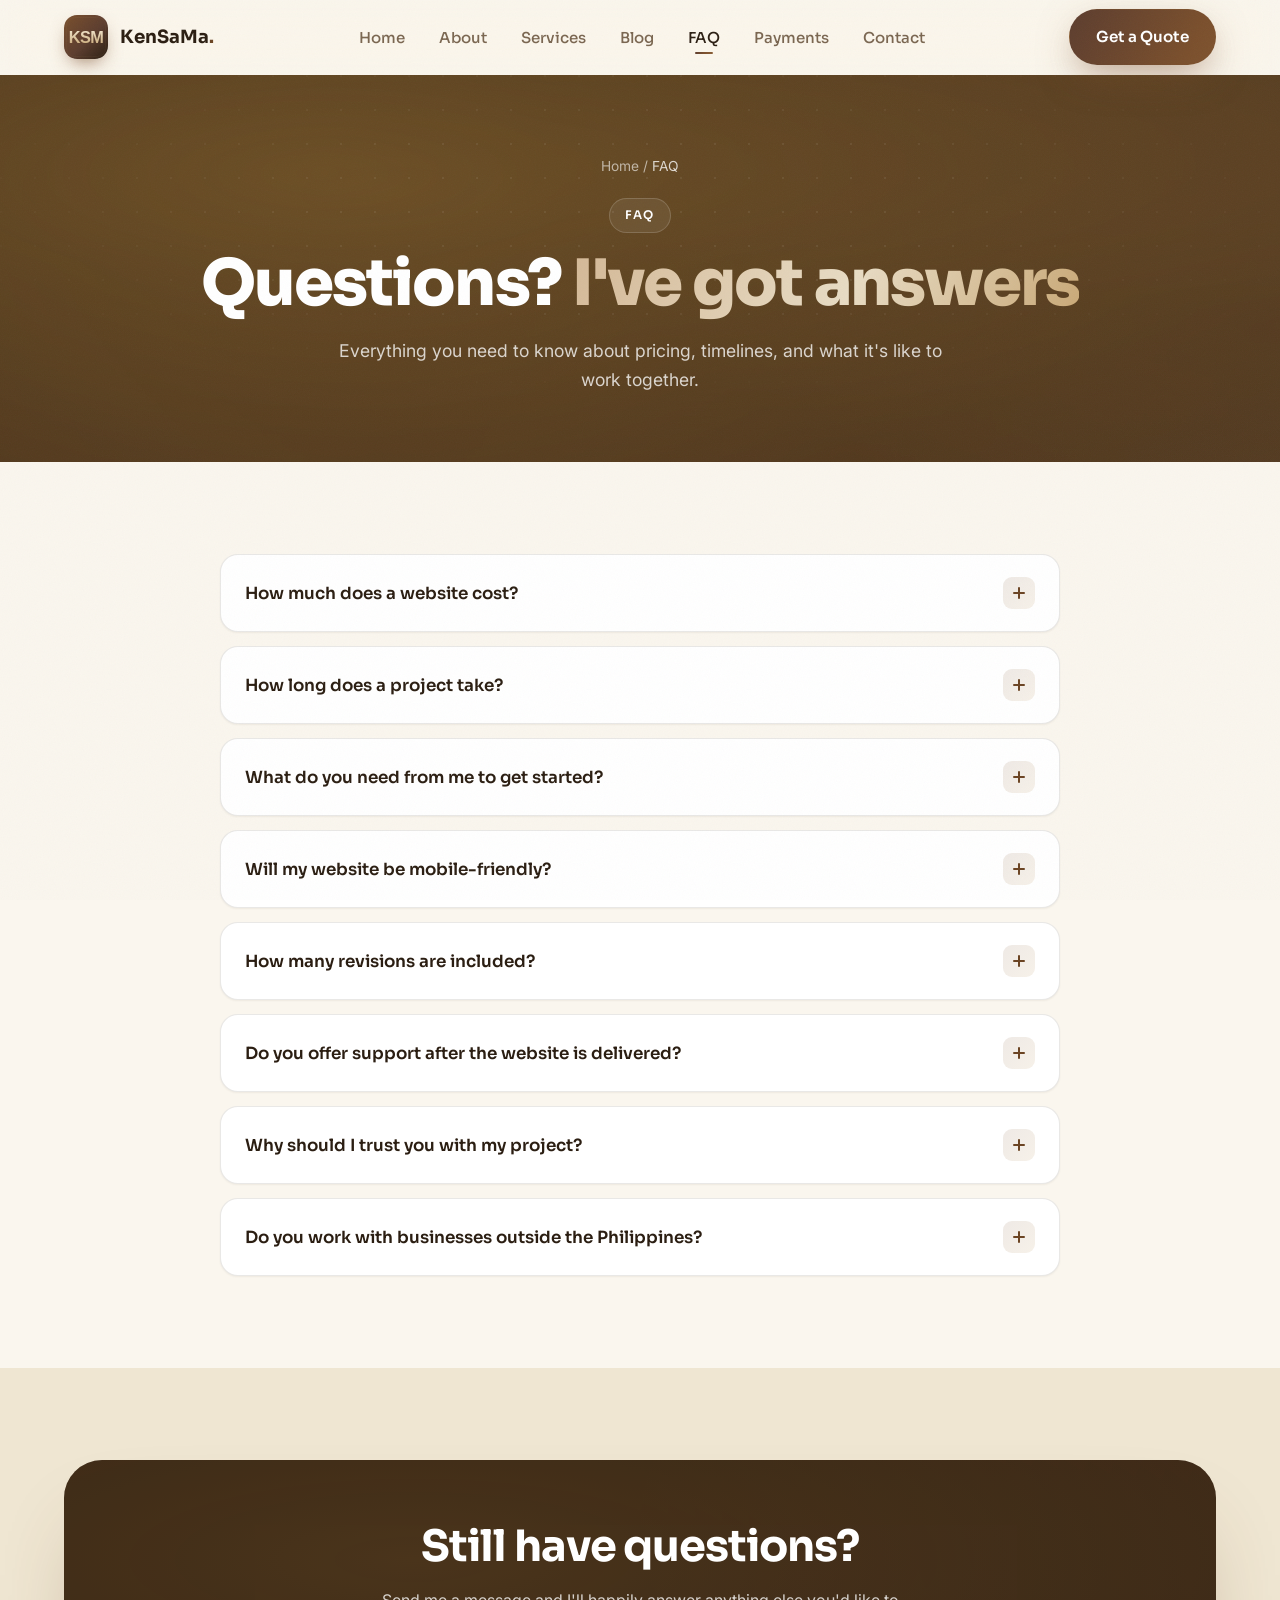
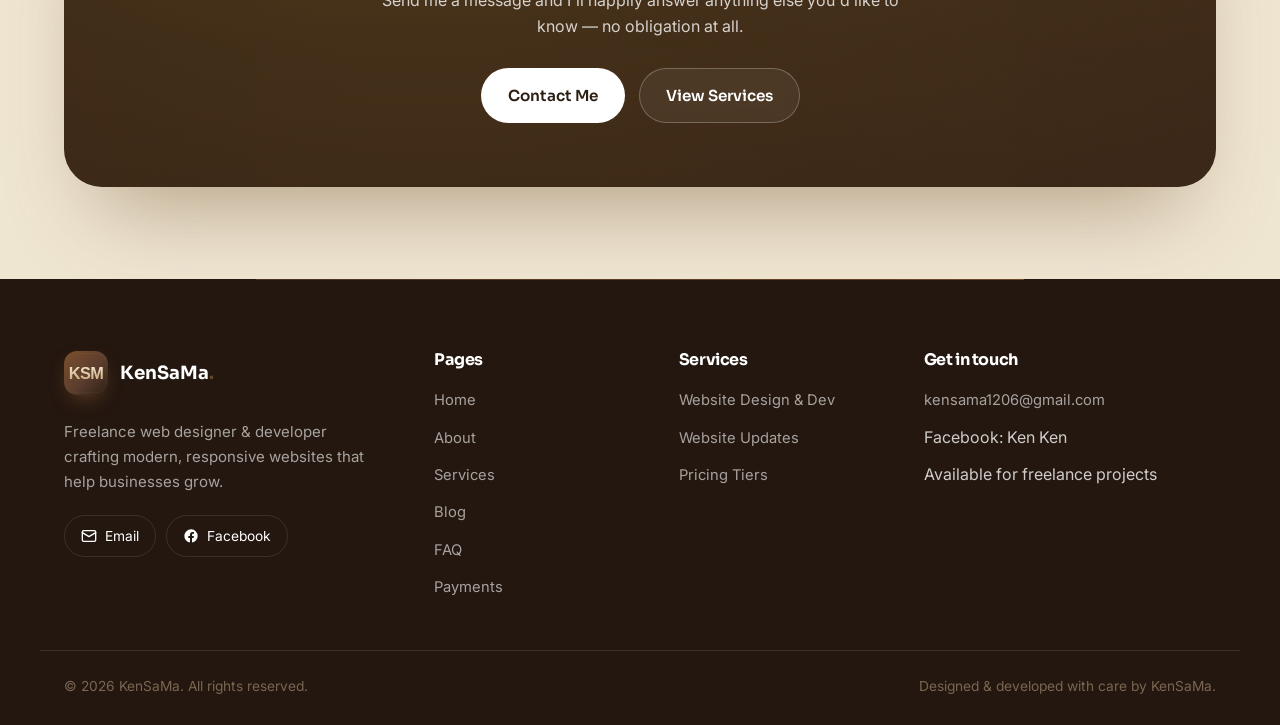
<file: faq.html>
<!DOCTYPE html>
<html lang="en">
<head>
  <meta charset="UTF-8" />
  <meta name="viewport" content="width=device-width, initial-scale=1.0" />
  <title>FAQ — Kenneth Mancilla</title>
  <meta name="description" content="Frequently asked questions about website cost, timelines, requirements, mobile responsiveness, revisions, and support. Everything you need to know before we work together." />
  <link rel="icon" href="Logo/kensama-logo.svg" type="image/svg+xml" />
  <link rel="preconnect" href="https://fonts.googleapis.com" />
  <link rel="preconnect" href="https://fonts.gstatic.com" crossorigin />
  <link href="https://fonts.googleapis.com/css2?family=Sora:wght@400;500;600;700;800&family=Inter:wght@400;500;600;700&display=swap" rel="stylesheet" />
  <link rel="stylesheet" href="styles.css" />
</head>
<body>
  <header id="site-header"></header>

  <main>
    <!-- ================= PAGE HERO ================= -->
    <section class="page-hero">
      <div class="hero__bg" aria-hidden="true">
        <span class="blob blob-1"></span>
        <span class="blob blob-2"></span>
        <span class="grid-dots"></span>
      </div>
      <div class="container" style="position:relative;z-index:1;">
        <nav class="breadcrumbs reveal"><a href="index.html">Home</a> / <span>FAQ</span></nav>
        <span class="eyebrow reveal">FAQ</span>
        <h1 class="reveal" data-delay="80">Questions? <span class="gradient-text">I've got answers</span></h1>
        <p class="reveal" data-delay="160">Everything you need to know about pricing, timelines, and what it's like to work together.</p>
      </div>
    </section>

    <!-- ================= FAQ ACCORDION ================= -->
    <section class="section">
      <div class="container">
        <div class="faq-list">
          <!-- Q1 -->
          <div class="faq__item reveal">
            <button class="faq__q" aria-expanded="false">
              How much does a website cost?
              <span class="faq__icon" aria-hidden="true"></span>
            </button>
            <div class="faq__a"><div class="inner">
              Website projects start at <strong>₱5,000</strong> for a clean, responsive site. Most small-business websites fall between ₱5,000 and ₱25,000, while more complex or e-commerce projects can range from ₱25,000 to ₱50,000+. You'll always get a clear, itemised quote before any work begins — no hidden fees.
            </div></div>
          </div>

          <!-- Q2 -->
          <div class="faq__item reveal">
            <button class="faq__q" aria-expanded="false">
              How long does a project take?
              <span class="faq__icon" aria-hidden="true"></span>
            </button>
            <div class="faq__a"><div class="inner">
              Most websites are completed within <strong>3 to 14 days</strong>, depending on the scope, number of pages, and features. Simple landing pages can be delivered quickly, while larger or custom projects take a little longer. I'll give you a realistic timeline up front and keep you updated throughout.
            </div></div>
          </div>

          <!-- Q3 -->
          <div class="faq__item reveal">
            <button class="faq__q" aria-expanded="false">
              What do you need from me to get started?
              <span class="faq__icon" aria-hidden="true"></span>
            </button>
            <div class="faq__a"><div class="inner">
              To start, it helps to have: your goals for the website, any branding (logo, colors, fonts), text/content for the pages, and images or inspiration you like. Don't worry if you don't have everything ready — I can guide you through what's needed and help with content where possible.
            </div></div>
          </div>

          <!-- Q4 -->
          <div class="faq__item reveal">
            <button class="faq__q" aria-expanded="false">
              Will my website be mobile-friendly?
              <span class="faq__icon" aria-hidden="true"></span>
            </button>
            <div class="faq__a"><div class="inner">
              Absolutely. Every website I build is <strong>100% responsive</strong> — meaning it looks and works perfectly on phones, tablets, and desktops. Since most visitors browse on mobile, mobile-first design is a core part of my process, not an add-on.
            </div></div>
          </div>

          <!-- Q5 -->
          <div class="faq__item reveal">
            <button class="faq__q" aria-expanded="false">
              How many revisions are included?
              <span class="faq__icon" aria-hidden="true"></span>
            </button>
            <div class="faq__a"><div class="inner">
              Each project includes a set of <strong>revision rounds</strong> so we can refine the design until you're happy. I build in feedback checkpoints along the way, which keeps things efficient and ensures the final result matches your vision. Major new features added later may be quoted separately.
            </div></div>
          </div>

          <!-- Q6 -->
          <div class="faq__item reveal">
            <button class="faq__q" aria-expanded="false">
              Do you offer support after the website is delivered?
              <span class="faq__icon" aria-hidden="true"></span>
            </button>
            <div class="faq__a"><div class="inner">
              Yes. After launch, I provide <strong>support and guidance</strong> so you're confident managing your new site. If you'd like ongoing help with updates, maintenance, or new features, I also offer affordable monthly support options tailored to your needs.
            </div></div>
          </div>

          <!-- Q7 -->
          <div class="faq__item reveal">
            <button class="faq__q" aria-expanded="false">
              Why should I trust you with my project?
              <span class="faq__icon" aria-hidden="true"></span>
            </button>
            <div class="faq__a"><div class="inner">
              I'm a graduate in Computer Technology (2026) with a strong technical foundation, and I've earned recognition including <strong>Best in Multimedia Arts</strong> and several design competition awards. I combine creative skill with dependable code, communicate clearly, and genuinely care about delivering work that helps your business grow.
            </div></div>
          </div>

          <!-- Q8 -->
          <div class="faq__item reveal">
            <button class="faq__q" aria-expanded="false">
              Do you work with businesses outside the Philippines?
              <span class="faq__icon" aria-hidden="true"></span>
            </button>
            <div class="faq__a"><div class="inner">
              Yes! While I'm based in the Philippines, I work with clients remotely and can collaborate entirely online. Communication happens via email or Facebook, and I share progress every step of the way so distance is never an issue.
            </div></div>
          </div>
        </div>
      </div>
    </section>

    <!-- ================= CTA ================= -->
    <section class="section section--alt">
      <div class="container">
        <div class="cta-banner reveal">
          <span class="blob blob-1" style="top:-80px;left:-60px;"></span>
          <span class="blob blob-2" style="bottom:-100px;right:-40px;"></span>
          <h2>Still have questions?</h2>
          <p>Send me a message and I'll happily answer anything else you'd like to know — no obligation at all.</p>
          <div class="btn-row" style="justify-content:center;">
            <a href="contact.html" class="btn btn-light">Contact Me</a>
            <a href="services.html" class="btn btn-outline-light">View Services</a>
          </div>
        </div>
      </div>
    </section>
  </main>

  <footer id="site-footer"></footer>
  <script src="script.js"></script>
</body>
</html>
</file>
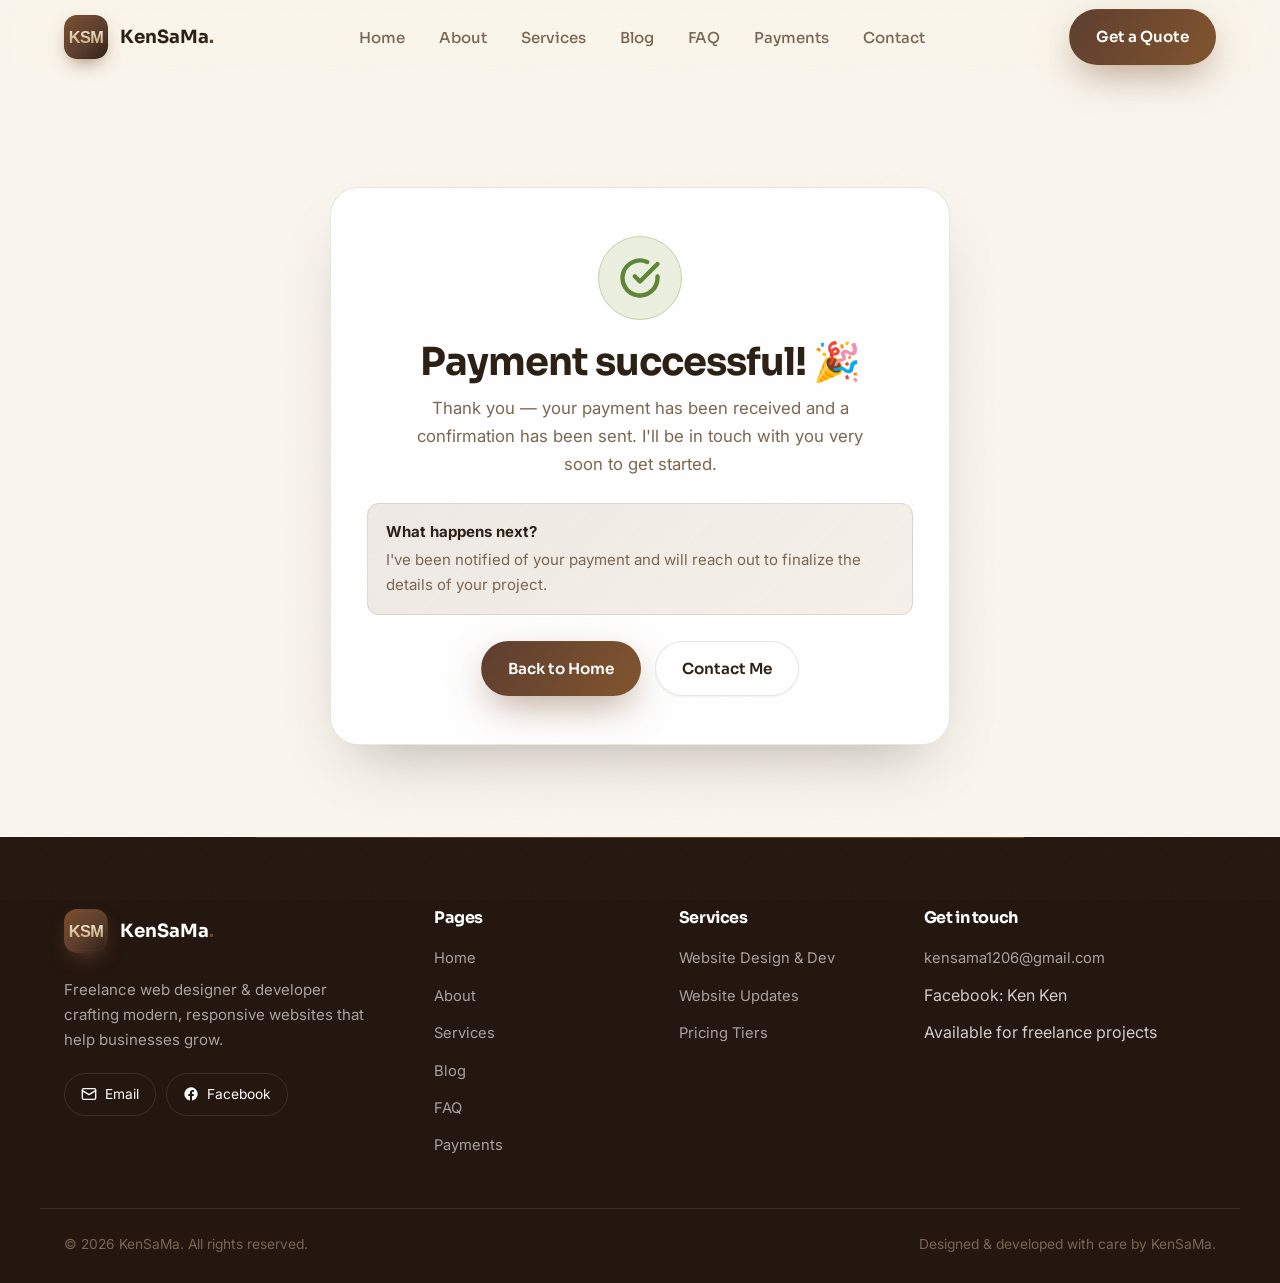
<file: payment-success.html>
<!DOCTYPE html>
<html lang="en">
<head>
  <meta charset="UTF-8" />
  <meta name="viewport" content="width=device-width, initial-scale=1.0" />
  <title>Payment Successful — KenSaMa</title>
  <meta name="description" content="Your payment to KenSaMa was received successfully. Thank you!" />
  <link rel="icon" href="Logo/kensama-logo.svg" type="image/svg+xml" />
  <link rel="preconnect" href="https://fonts.googleapis.com" />
  <link rel="preconnect" href="https://fonts.gstatic.com" crossorigin />
  <link href="https://fonts.googleapis.com/css2?family=Sora:wght@400;500;600;700;800&family=Inter:wght@400;500;600;700&display=swap" rel="stylesheet" />
  <link rel="stylesheet" href="styles.css" />
</head>
<body>
  <header id="site-header"></header>

  <main>
    <section class="section">
      <div class="container">
        <div class="pay-success reveal" style="max-width: 620px; margin: 20px auto 0;">
          <div class="pay-success__icon">
            <svg viewBox="0 0 24 24" fill="none" stroke="currentColor" stroke-width="2.5" stroke-linecap="round" stroke-linejoin="round"><path d="M22 11.08V12a10 10 0 1 1-5.93-9.14"/><path d="m9 11 3 3L22 4"/></svg>
          </div>
          <h1>Payment successful! 🎉</h1>
          <p>Thank you — your payment has been received and a confirmation has been sent. I'll be in touch with you very soon to get started.</p>
          <div class="pay-success__notice">
            <strong>What happens next?</strong>
            I've been notified of your payment and will reach out to finalize the details of your project.
          </div>
          <div class="btn-row" style="justify-content: center;">
            <a href="index.html" class="btn btn-primary">Back to Home</a>
            <a href="contact.html" class="btn btn-outline">Contact Me</a>
          </div>
        </div>
      </div>
    </section>
  </main>

  <footer id="site-footer"></footer>
  <script src="script.js"></script>
</body>
</html>
</file>
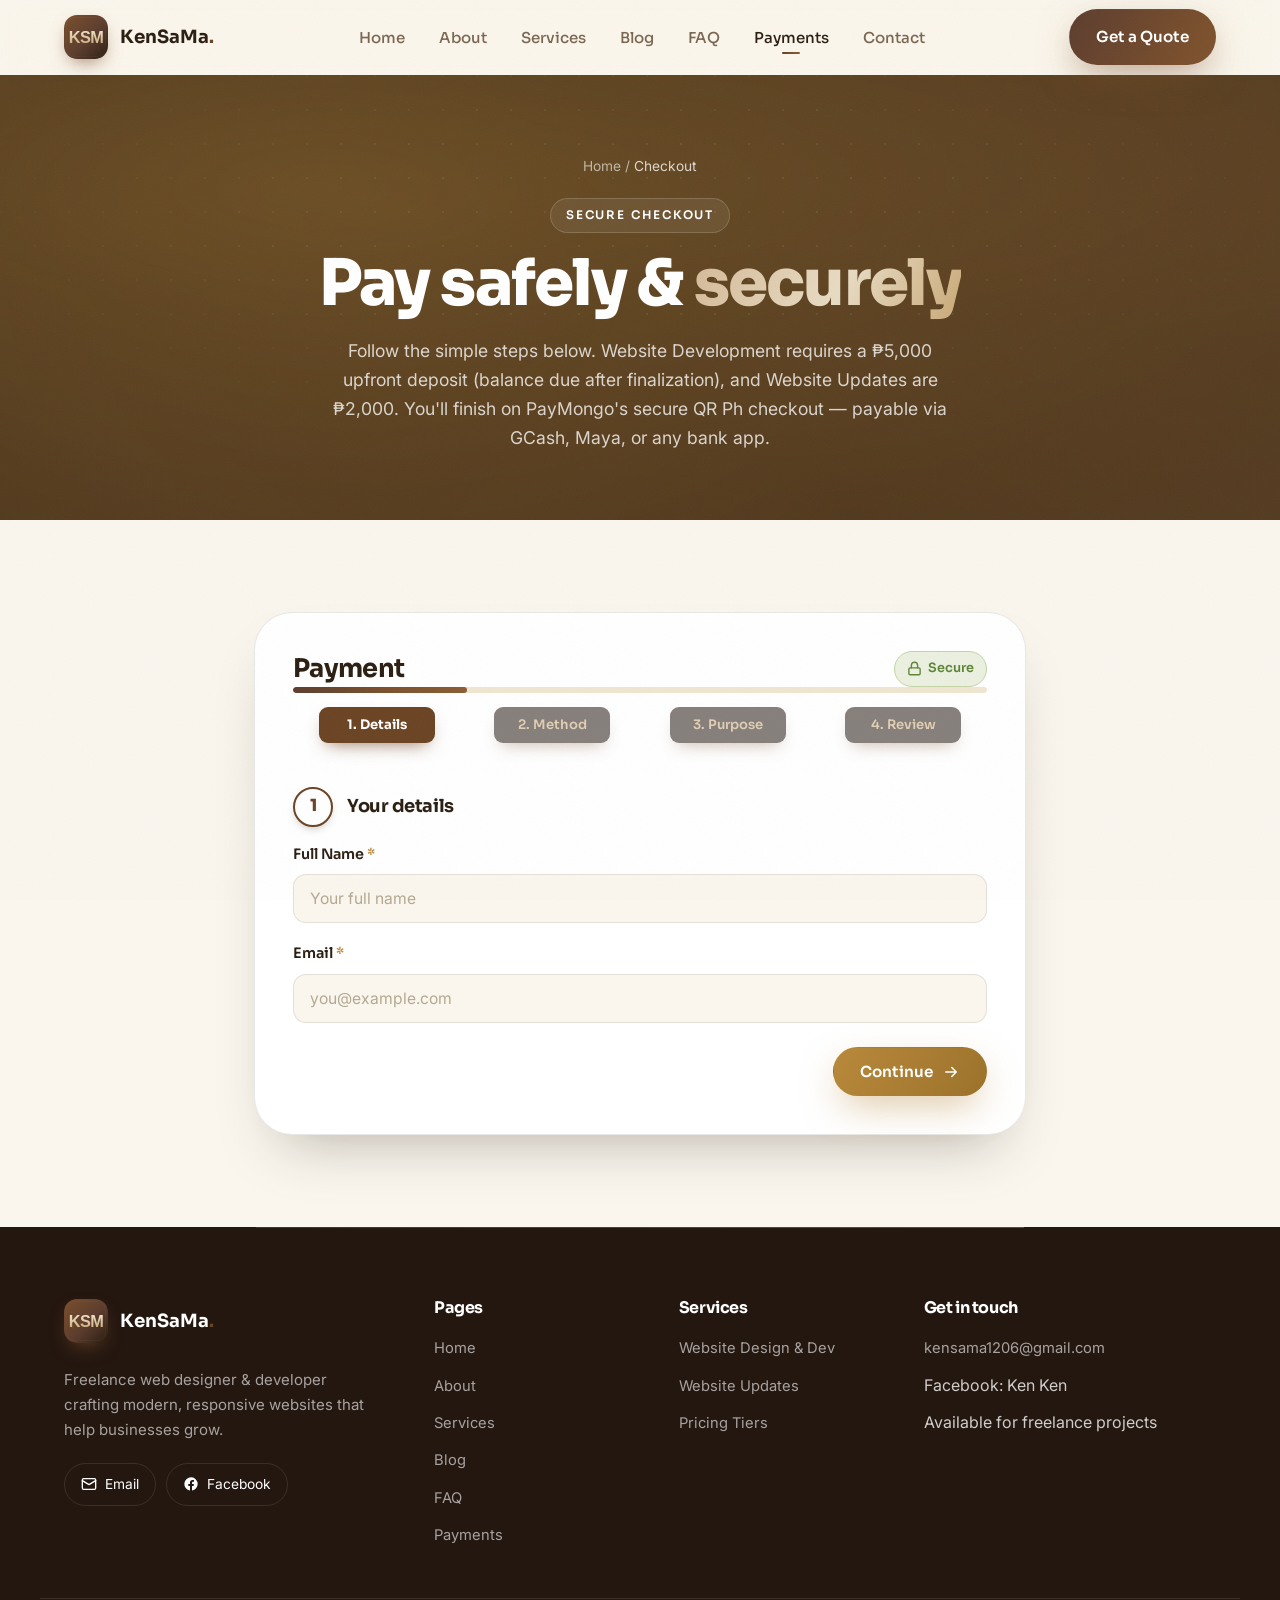
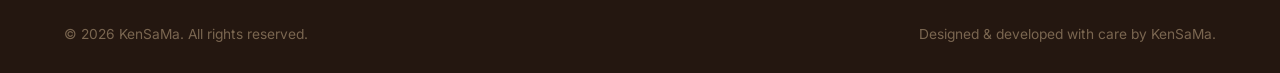
<file: payment.html>
<!DOCTYPE html>
<html lang="en">
<head>
  <meta charset="UTF-8" />
  <meta name="viewport" content="width=device-width, initial-scale=1.0" />
  <title>Checkout — KenSaMa</title>
  <meta name="description" content="Pay KenSaMa securely. Choose a method and purpose — ₱5,000 upfront for Website Development or ₱2,000 for Website Updates — then continue to PayMongo's secure checkout." />
  <link rel="icon" href="Logo/kensama-logo.svg" type="image/svg+xml" />
  <link rel="preconnect" href="https://fonts.googleapis.com" />
  <link rel="preconnect" href="https://fonts.gstatic.com" crossorigin />
  <link href="https://fonts.googleapis.com/css2?family=Sora:wght@400;500;600;700;800&family=Inter:wght@400;500;600;700&display=swap" rel="stylesheet" />
  <link rel="stylesheet" href="styles.css" />
</head>
<body>
  <header id="site-header"></header>

  <main>
    <!-- ================= PAGE HERO ================= -->
    <section class="page-hero">
      <div class="hero__bg" aria-hidden="true"><span class="grid-dots"></span></div>
      <div class="container" style="position:relative;z-index:1;">
        <nav class="breadcrumbs reveal"><a href="index.html">Home</a> / <span>Checkout</span></nav>
        <span class="eyebrow reveal">Secure Checkout</span>
        <h1 class="reveal" data-delay="80">Pay safely &amp; <span class="gradient-text">securely</span></h1>
        <p class="reveal" data-delay="160">Follow the simple steps below. Website Development requires a ₱5,000 upfront deposit (balance due after finalization), and Website Updates are ₱2,000. You'll finish on PayMongo's secure QR Ph checkout — payable via GCash, Maya, or any bank app.</p>
      </div>
    </section>

    <!-- ================= CHECKOUT WIZARD ================= -->
    <section class="section" id="pay">
      <div class="container pay-single">
        <div class="form-card pay-form reveal" style="max-width:780px;margin:0 auto;">

          <div class="checkout-head">
            <h2 style="font-size:1.6rem;">Payment</h2>
            <span class="secure-badge"><svg viewBox="0 0 24 24" fill="none" stroke="currentColor" stroke-width="2.2" stroke-linecap="round" stroke-linejoin="round"><rect x="3" y="11" width="18" height="11" rx="2"/><path d="M7 11V7a5 5 0 0 1 10 0v4"/></svg> Secure</span>
          </div>

          <!-- progress -->
          <div class="pay-progress">
            <div class="pay-progress__bar"><div class="pay-progress__fill" id="progFill"></div></div>
            <div class="pay-progress__steps">
              <span class="pay-step active" data-prog="1">1. Details</span>
              <span class="pay-step" data-prog="2">2. Method</span>
              <span class="pay-step" data-prog="3">3. Purpose</span>
              <span class="pay-step" data-prog="4">4. Review</span>
            </div>
          </div>

          <form id="paymentForm" novalidate>
            <!-- success notice -->
            <div class="form-success" id="paySuccess" role="alert">
              <svg viewBox="0 0 24 24" width="22" height="22" fill="none" stroke="currentColor" stroke-width="2.4" stroke-linecap="round" stroke-linejoin="round"><circle cx="12" cy="12" r="10"/><path d="m8 12 3 3 5-6"/></svg>
              <span id="successMsg">Opening secure checkout in a new tab…</span>
            </div>

            <!-- ===== STEP 1 · DETAILS ===== -->
            <div class="pay-step-panel active" data-step="1">
              <h3 class="pay-block__title"><span class="pay-block__num">1</span> Your details</h3>
              <div class="form-group">
                <label for="p-name">Full Name <span class="req">*</span></label>
                <input type="text" id="p-name" class="form-control" placeholder="Your full name" autocomplete="name" />
                <span class="field-error">Please enter your name.</span>
              </div>
              <div class="form-group">
                <label for="p-email">Email <span class="req">*</span></label>
                <input type="email" id="p-email" class="form-control" placeholder="you@example.com" autocomplete="email" />
                <span class="field-error">Please enter a valid email address.</span>
              </div>
              <div class="pay-actions">
                <span></span>
                <button type="button" class="btn btn-pop" data-next="1">Continue
                  <svg viewBox="0 0 24 24" fill="none" stroke="currentColor" stroke-width="2" stroke-linecap="round" stroke-linejoin="round"><path d="M5 12h14M13 6l6 6-6 6"/></svg>
                </button>
              </div>
            </div>

            <!-- ===== STEP 2 · METHOD ===== -->
            <div class="pay-step-panel" data-step="2">
              <h3 class="pay-block__title"><span class="pay-block__num">2</span> How you'll pay</h3>
              <p class="pay-subnote">You'll be redirected to a secure QR Ph checkout — scan it with your GCash, Maya, or bank app to pay instantly.</p>
              <div class="pay-options" id="methodGroup">
                <button class="method-card active" data-method="qrph" data-label="QR Ph" type="button">
                  <span class="method-card__icon"><svg viewBox="0 0 24 24" fill="none" stroke="currentColor" stroke-width="2" stroke-linecap="round" stroke-linejoin="round"><rect x="3" y="3" width="7" height="7" rx="1"/><rect x="14" y="3" width="7" height="7" rx="1"/><rect x="3" y="14" width="7" height="7" rx="1"/><path d="M14 14h3v3M21 14v.01M14 21h.01M17 21h4v-4"/></svg></span>
                  <span class="method-card__name">QR Ph</span>
                  <small class="method-card__hint">Works with GCash, Maya &amp; any bank app</small>
                </button>
              </div>
              <div class="pay-actions">
                <button type="button" class="btn btn-ghost" data-prev="2">← Back</button>
                <button type="button" class="btn btn-pop" data-next="2">Continue
                  <svg viewBox="0 0 24 24" fill="none" stroke="currentColor" stroke-width="2" stroke-linecap="round" stroke-linejoin="round"><path d="M5 12h14M13 6l6 6-6 6"/></svg>
                </button>
              </div>
            </div>

            <!-- ===== STEP 3 · PURPOSE ===== -->
            <div class="pay-step-panel" data-step="3">
              <h3 class="pay-block__title"><span class="pay-block__num">3</span> What are you paying for?</h3>
              <div class="pay-options pay-options--2" id="purposeGroup">
                <button class="method-card" data-purpose="dev" type="button">
                  <span class="method-card__icon"><svg viewBox="0 0 24 24" fill="none" stroke="currentColor" stroke-width="2" stroke-linecap="round" stroke-linejoin="round"><rect x="2" y="3" width="20" height="14" rx="2"/><path d="M8 21h8M12 17v4"/></svg></span>
                  <span class="method-card__name">Website Development</span>
                  <small class="method-card__hint">New website — ₱5,000 deposit</small>
                </button>
                <button class="method-card" data-purpose="update" type="button">
                  <span class="method-card__icon"><svg viewBox="0 0 24 24" fill="none" stroke="currentColor" stroke-width="2" stroke-linecap="round" stroke-linejoin="round"><path d="M21 12a9 9 0 1 1-3-6.7L21 8"/><path d="M21 3v5h-5"/></svg></span>
                  <span class="method-card__name">Website Update</span>
                  <small class="method-card__hint">Edit / refresh a site — ₱2,000</small>
                </button>
              </div>

              <!-- conditional tier selector (only for Website Development) -->
              <div class="tier-block" id="tierBlock" hidden>
                <h3 class="pay-block__title mt-l"><span class="pay-block__num">3b</span> Choose your tier</h3>
                <div class="pay-options" id="tierGroup">
                  <button class="tier-pick" data-tier="1" type="button"><span class="tier-pick__num">Tier 1</span><span class="tier-pick__name">Starter</span><span class="tier-pick__price">₱5K</span></button>
                  <button class="tier-pick" data-tier="2" type="button"><span class="tier-pick__num">Tier 2</span><span class="tier-pick__name">Basic</span><span class="tier-pick__price">₱20K</span></button>
                  <button class="tier-pick" data-tier="3" type="button"><span class="tier-pick__num">Tier 3</span><span class="tier-pick__name">Professional</span><span class="tier-pick__price">₱40K</span></button>
                </div>
                <span class="field-error" id="tierError" style="display:block;">Please choose a tier to continue.</span>
              </div>

              <div class="pay-actions">
                <button type="button" class="btn btn-ghost" data-prev="3">← Back</button>
                <button type="button" class="btn btn-pop" data-next="3">Continue
                  <svg viewBox="0 0 24 24" fill="none" stroke="currentColor" stroke-width="2" stroke-linecap="round" stroke-linejoin="round"><path d="M5 12h14M13 6l6 6-6 6"/></svg>
                </button>
              </div>
            </div>

            <!-- ===== STEP 4 · REVIEW ===== -->
            <div class="pay-step-panel" data-step="4">
              <h3 class="pay-block__title"><span class="pay-block__num">4</span> Review &amp; pay</h3>
              <div class="pay-summary" id="paySummary">
                <div class="pay-summary__row"><span>Method</span><strong id="sum-method">—</strong></div>
                <div class="pay-summary__row"><span>Purpose</span><strong id="sum-purpose">—</strong></div>
                <div class="pay-summary__row pay-summary__row--tier" id="sum-tier-row" hidden><span>Tier</span><strong id="sum-tier">—</strong></div>
                <div class="pay-summary__row pay-summary__row--full" id="sum-full-row" hidden><span>Full project cost</span><strong id="sum-full">—</strong></div>
                <div class="pay-summary__row pay-summary__row--due"><span>Due now</span><strong id="sum-now">—</strong></div>
                <div class="pay-summary__row pay-summary__row--bal" id="sum-bal-row" hidden><span>Balance (after finalization)</span><strong id="sum-bal">—</strong></div>
              </div>
              <p class="pay-disclaimer">🔒 You'll be redirected to PayMongo's secure checkout. This website never sees or stores your card or bank details.</p>
              <div class="pay-actions">
                <button type="button" class="btn btn-ghost" data-prev="4">← Back</button>
                <button type="submit" class="btn btn-pop" id="payNowBtn">Pay Now →</button>
              </div>
            </div>
          </form>
        </div>
      </div>
    </section>
  </main>

  <footer id="site-footer"></footer>
  <script src="script.js"></script>
</body>
</html>
</file>
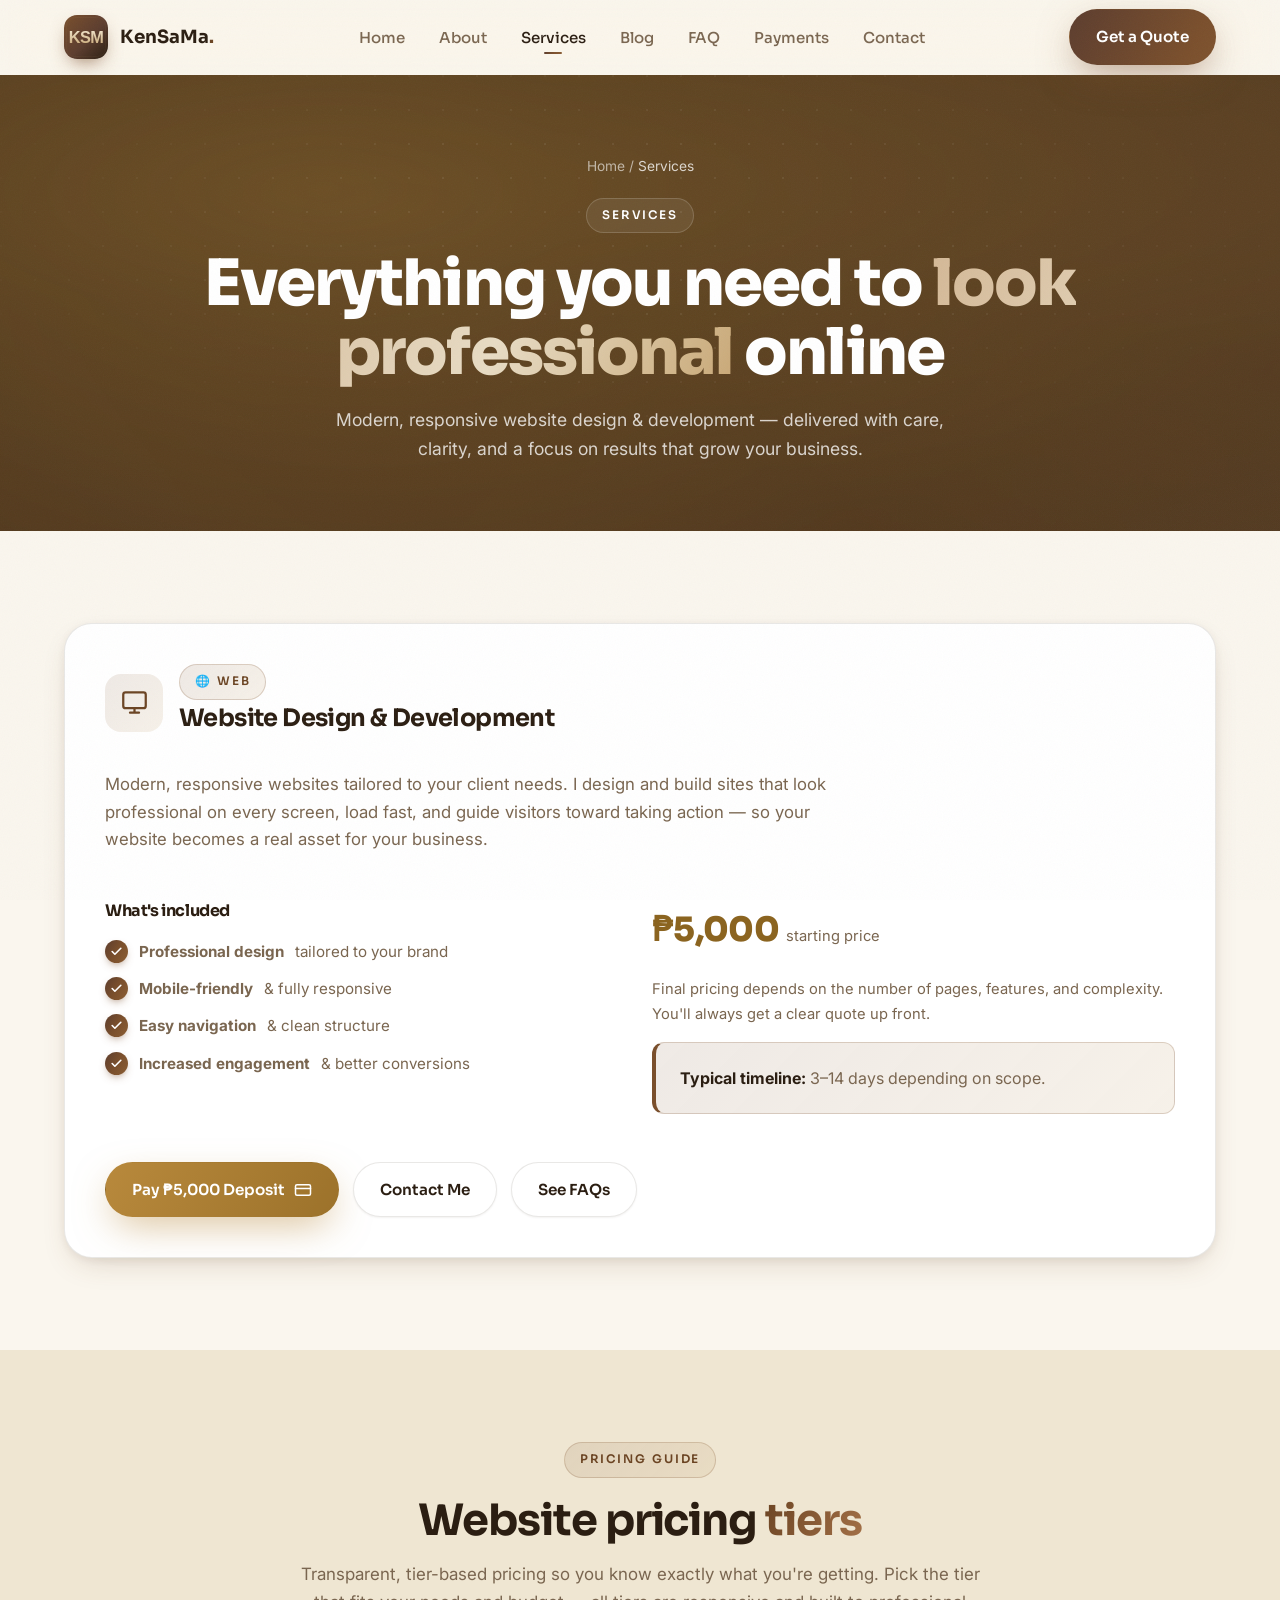
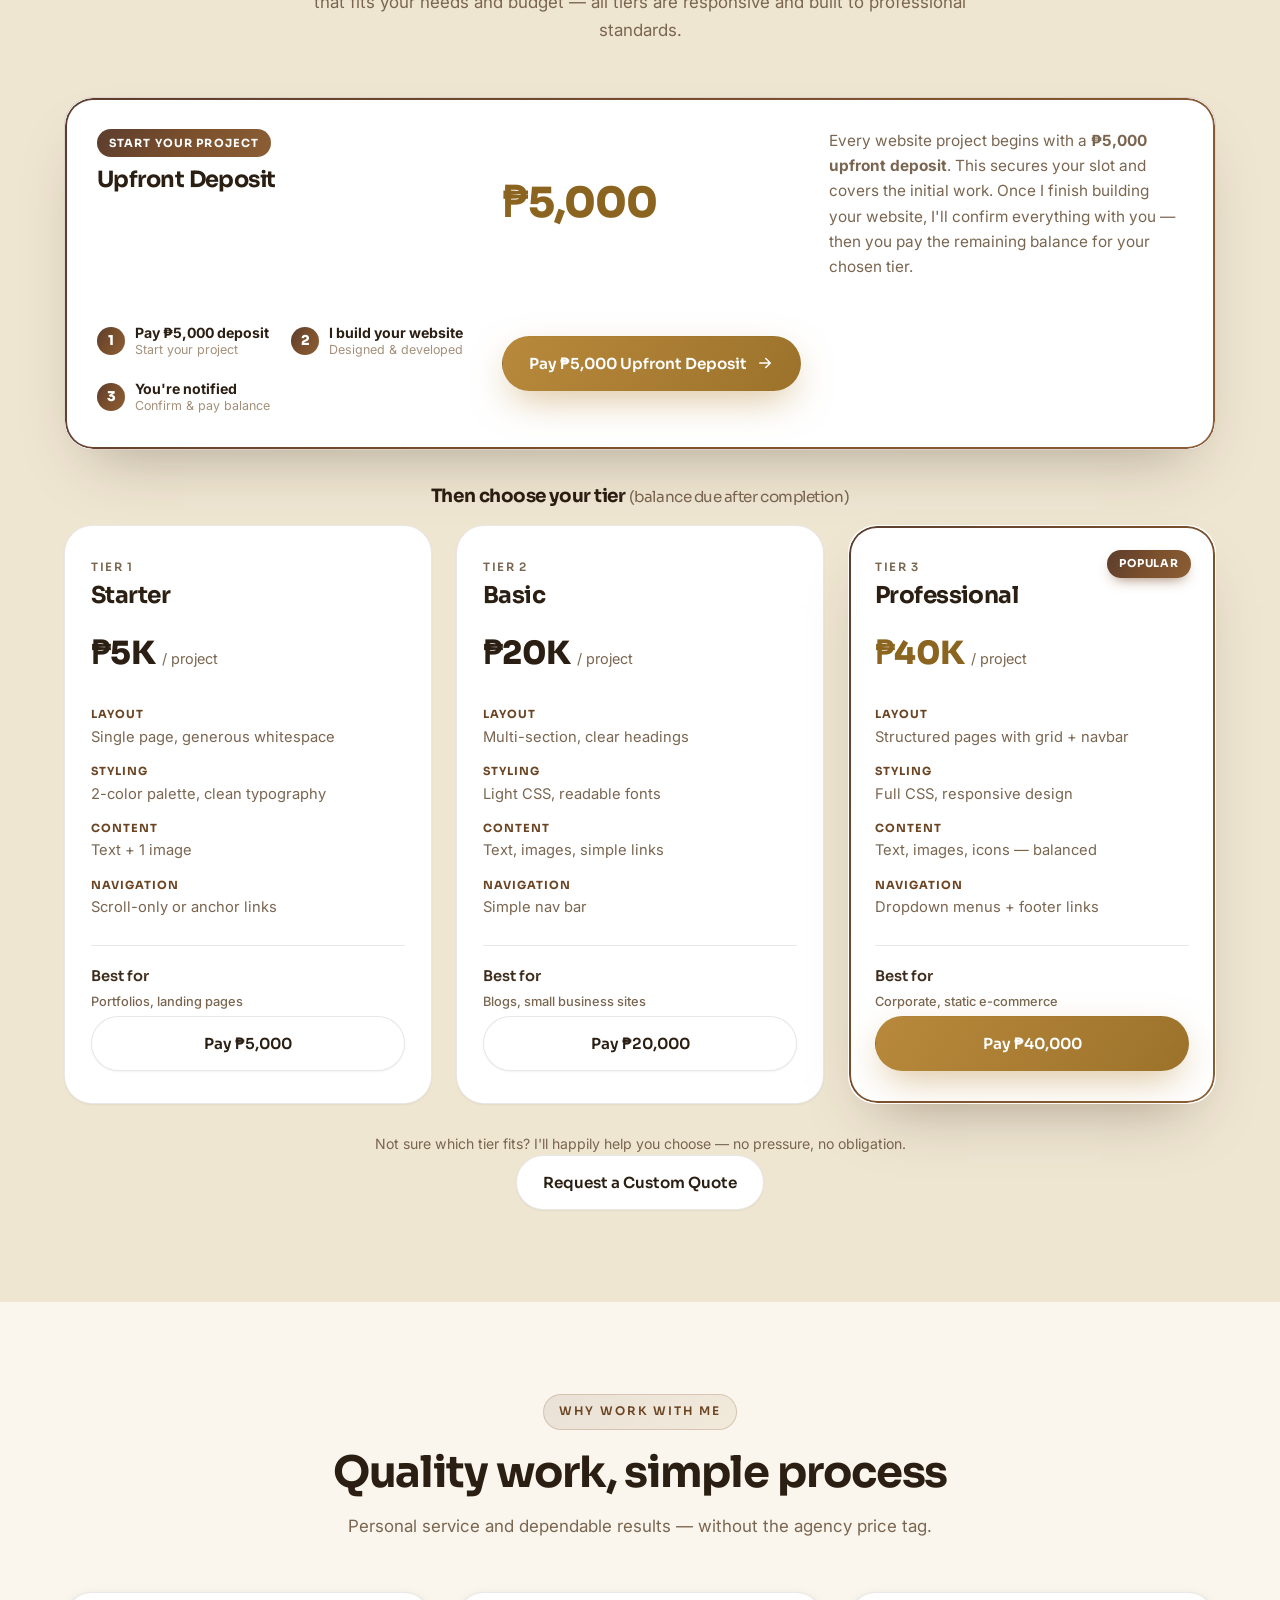
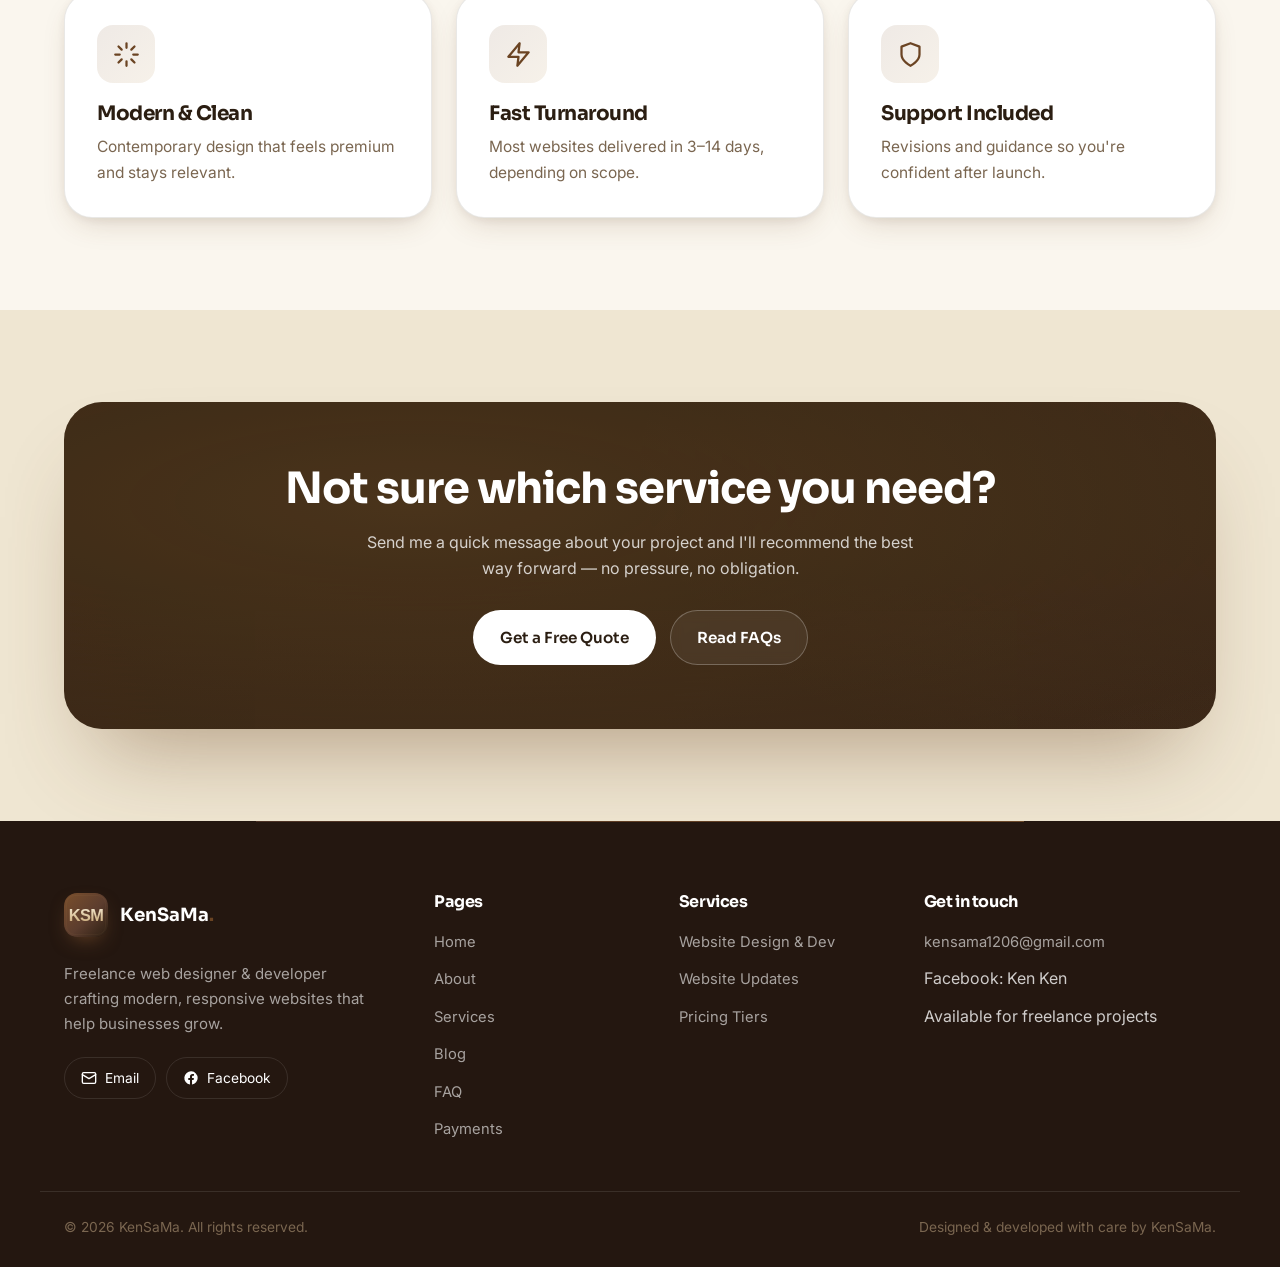
<file: services.html>
<!DOCTYPE html>
<html lang="en">
<head>
  <meta charset="UTF-8" />
  <meta name="viewport" content="width=device-width, initial-scale=1.0" />
  <title>Services — Kenneth Mancilla</title>
  <meta name="description" content="Website design & development starting at ₱5,000 with transparent tier-based pricing (₱5K–₱40K). Modern, responsive, professional websites for businesses and individuals." />
  <link rel="icon" href="Logo/kensama-logo.svg" type="image/svg+xml" />
  <link rel="preconnect" href="https://fonts.googleapis.com" />
  <link rel="preconnect" href="https://fonts.gstatic.com" crossorigin />
  <link href="https://fonts.googleapis.com/css2?family=Sora:wght@400;500;600;700;800&family=Inter:wght@400;500;600;700&display=swap" rel="stylesheet" />
  <link rel="stylesheet" href="styles.css" />
</head>
<body>
  <header id="site-header"></header>

  <main>
    <!-- ================= PAGE HERO ================= -->
    <section class="page-hero">
      <div class="hero__bg" aria-hidden="true">
        <span class="blob blob-1"></span>
        <span class="blob blob-2"></span>
        <span class="grid-dots"></span>
      </div>
      <div class="container" style="position:relative;z-index:1;">
        <nav class="breadcrumbs reveal"><a href="index.html">Home</a> / <span>Services</span></nav>
        <span class="eyebrow reveal">Services</span>
        <h1 class="reveal" data-delay="80">Everything you need to <span class="gradient-text">look professional</span> online</h1>
        <p class="reveal" data-delay="160">Modern, responsive website design &amp; development — delivered with care, clarity, and a focus on results that grow your business.</p>
      </div>
    </section>

    <!-- ================= SERVICE 1: WEB ================= -->
    <section class="section">
      <div class="container">
        <article class="card service-feature reveal" style="padding:40px;">
          <div class="head">
            <span class="icon-box" style="margin-bottom:0;"><svg viewBox="0 0 24 24" fill="none" stroke="currentColor" stroke-width="2" stroke-linecap="round" stroke-linejoin="round"><rect x="2" y="3" width="20" height="14" rx="2"/><path d="M8 21h8M12 17v4"/></svg></span>
            <div>
              <span class="eyebrow" style="margin-bottom:6px;">🌐 Web</span>
              <h3>Website Design &amp; Development</h3>
            </div>
          </div>
          <p class="mt-m" style="font-size:1.05rem;max-width:760px;">
            Modern, responsive websites tailored to your client needs. I design and build sites that look
            professional on every screen, load fast, and guide visitors toward taking action — so your
            website becomes a real asset for your business.
          </p>

          <div class="grid grid-2 mt-l">
            <div>
              <h4 style="margin-bottom:8px;">What's included</h4>
              <ul class="checklist">
                <li><span class="tick"><svg viewBox="0 0 24 24" fill="none" stroke="currentColor" stroke-width="3" stroke-linecap="round" stroke-linejoin="round"><path d="M20 6 9 17l-5-5"/></svg></span> <strong>Professional design</strong> tailored to your brand</li>
                <li><span class="tick"><svg viewBox="0 0 24 24" fill="none" stroke="currentColor" stroke-width="3" stroke-linecap="round" stroke-linejoin="round"><path d="M20 6 9 17l-5-5"/></svg></span> <strong>Mobile-friendly</strong> &amp; fully responsive</li>
                <li><span class="tick"><svg viewBox="0 0 24 24" fill="none" stroke="currentColor" stroke-width="3" stroke-linecap="round" stroke-linejoin="round"><path d="M20 6 9 17l-5-5"/></svg></span> <strong>Easy navigation</strong> &amp; clean structure</li>
                <li><span class="tick"><svg viewBox="0 0 24 24" fill="none" stroke="currentColor" stroke-width="3" stroke-linecap="round" stroke-linejoin="round"><path d="M20 6 9 17l-5-5"/></svg></span> <strong>Increased engagement</strong> &amp; better conversions</li>
              </ul>
            </div>
            <div>
              <div class="price-tag" style="margin-top:0;"><span class="amount">₱5,000</span><span class="sub">starting price</span></div>
              <p style="font-size:.92rem;">Final pricing depends on the number of pages, features, and complexity. You'll always get a clear quote up front.</p>
              <div class="callout" style="margin:16px 0 0;">
                <strong>Typical timeline:</strong> 3–14 days depending on scope.
              </div>
            </div>
          </div>

          <div class="btn-row mt-l">
            <a href="https://paymongo.page/l/upfront" class="btn btn-pop" target="_blank" rel="noopener noreferrer">
              Pay ₱5,000 Deposit
              <svg viewBox="0 0 24 24" fill="none" stroke="currentColor" stroke-width="2" stroke-linecap="round" stroke-linejoin="round"><rect x="2" y="5" width="20" height="14" rx="2"/><path d="M2 10h20"/></svg>
            </a>
            <a href="contact.html" class="btn btn-outline">Contact Me</a>
            <a href="faq.html" class="btn btn-outline">See FAQs</a>
          </div>
        </article>
      </div>
    </section>

    <!-- ================= PRICING TIERS ================= -->
    <section class="section section--alt">
      <div class="container">
        <div class="section-head reveal">
          <span class="eyebrow">Pricing Guide</span>
          <h2>Website pricing <span class="gradient-text">tiers</span></h2>
          <p>Transparent, tier-based pricing so you know exactly what you're getting. Pick the tier that fits your needs and budget — all tiers are responsive and built to professional standards.</p>
        </div>

        <!-- Upfront deposit (shown FIRST) -->
        <div class="deposit-card reveal">
          <div class="deposit-card__head">
            <span class="deposit-card__badge">Start your project</span>
            <h3>Upfront Deposit</h3>
          </div>
          <div class="deposit-card__price"><span class="amount">₱5,000</span></div>
          <p class="deposit-card__text">
            Every website project begins with a <strong>₱5,000 upfront deposit</strong>. This secures your slot and covers the initial work.
            Once I finish building your website, I'll confirm everything with you — then you pay the remaining balance for your chosen tier.
          </p>
          <div class="deposit-card__flow">
            <div class="deposit-card__step"><span class="num">1</span><div><strong>Pay ₱5,000 deposit</strong><small>Start your project</small></div></div>
            <div class="deposit-card__step"><span class="num">2</span><div><strong>I build your website</strong><small>Designed &amp; developed</small></div></div>
            <div class="deposit-card__step"><span class="num">3</span><div><strong>You're notified</strong><small>Confirm &amp; pay balance</small></div></div>
          </div>
          <a href="https://paymongo.page/l/upfront" class="btn btn-pop" target="_blank" rel="noopener noreferrer">
            Pay ₱5,000 Upfront Deposit
            <svg viewBox="0 0 24 24" fill="none" stroke="currentColor" stroke-width="2" stroke-linecap="round" stroke-linejoin="round"><path d="M5 12h14M13 6l6 6-6 6"/></svg>
          </a>
        </div>

        <h3 class="pricing-subhead reveal">Then choose your tier <span class="muted">(balance due after completion)</span></h3>

        <div class="pricing-grid">
          <!-- Tier 1 -->
          <article class="pricing-card reveal">
            <span class="pricing-card__tier">Tier 1</span>
            <h3 class="pricing-card__name">Starter</h3>
            <div class="pricing-card__price"><span class="amount">₱5K</span><span class="sub">/ project</span></div>
            <ul class="pricing-card__list">
              <li><span class="label">Layout</span><span class="val">Single page, generous whitespace</span></li>
              <li><span class="label">Styling</span><span class="val">2-color palette, clean typography</span></li>
              <li><span class="label">Content</span><span class="val">Text + 1 image</span></li>
              <li><span class="label">Navigation</span><span class="val">Scroll-only or anchor links</span></li>
            </ul>
            <div class="pricing-card__for">Best for<small>Portfolios, landing pages</small></div>
            <a href="https://paymongo.page/l/starterpage" class="btn btn-outline btn-block" target="_blank" rel="noopener noreferrer">Pay ₱5,000</a>
          </article>

          <!-- Tier 2 -->
          <article class="pricing-card reveal" data-delay="100">
            <span class="pricing-card__tier">Tier 2</span>
            <h3 class="pricing-card__name">Basic</h3>
            <div class="pricing-card__price"><span class="amount">₱20K</span><span class="sub">/ project</span></div>
            <ul class="pricing-card__list">
              <li><span class="label">Layout</span><span class="val">Multi-section, clear headings</span></li>
              <li><span class="label">Styling</span><span class="val">Light CSS, readable fonts</span></li>
              <li><span class="label">Content</span><span class="val">Text, images, simple links</span></li>
              <li><span class="label">Navigation</span><span class="val">Simple nav bar</span></li>
            </ul>
            <div class="pricing-card__for">Best for<small>Blogs, small business sites</small></div>
            <a href="https://paymongo.page/l/basicpage" class="btn btn-outline btn-block" target="_blank" rel="noopener noreferrer">Pay ₱20,000</a>
          </article>

          <!-- Tier 3 — Popular -->
          <article class="pricing-card pricing-card--popular reveal" data-delay="200">
            <span class="pricing-card__badge">Popular</span>
            <span class="pricing-card__tier">Tier 3</span>
            <h3 class="pricing-card__name">Professional</h3>
            <div class="pricing-card__price"><span class="amount">₱40K</span><span class="sub">/ project</span></div>
            <ul class="pricing-card__list">
              <li><span class="label">Layout</span><span class="val">Structured pages with grid + navbar</span></li>
              <li><span class="label">Styling</span><span class="val">Full CSS, responsive design</span></li>
              <li><span class="label">Content</span><span class="val">Text, images, icons — balanced</span></li>
              <li><span class="label">Navigation</span><span class="val">Dropdown menus + footer links</span></li>
            </ul>
            <div class="pricing-card__for">Best for<small>Corporate, static e-commerce</small></div>
            <a href="https://paymongo.page/l/professionalpage" class="btn btn-pop btn-block" target="_blank" rel="noopener noreferrer">Pay ₱40,000</a>
          </article>
        </div>

        <div class="pricing-note">
          <p>Not sure which tier fits? I'll happily help you choose — no pressure, no obligation.</p>
          <div class="btn-row" style="justify-content:center;">
            <a href="contact.html" class="btn btn-outline">Request a Custom Quote</a>
          </div>
        </div>
      </div>
    </section>

    <!-- ================= COMPARISON / WHY ================= -->
    <section class="section">
      <div class="container">
        <div class="section-head reveal">
          <span class="eyebrow">Why Work With Me</span>
          <h2>Quality work, simple process</h2>
          <p>Personal service and dependable results — without the agency price tag.</p>
        </div>
        <div class="grid grid-3">
          <div class="card reveal"><div class="icon-box"><svg viewBox="0 0 24 24" fill="none" stroke="currentColor" stroke-width="2" stroke-linecap="round" stroke-linejoin="round"><path d="M12 2v4M12 18v4M4.9 4.9l2.8 2.8M16.3 16.3l2.8 2.8M2 12h4M18 12h4M4.9 19.1l2.8-2.8M16.3 7.7l2.8-2.8"/></svg></div><h3>Modern &amp; Clean</h3><p>Contemporary design that feels premium and stays relevant.</p></div>
          <div class="card reveal" data-delay="120"><div class="icon-box"><svg viewBox="0 0 24 24" fill="none" stroke="currentColor" stroke-width="2" stroke-linecap="round" stroke-linejoin="round"><path d="M13 2 3 14h9l-1 8 10-12h-9z"/></svg></div><h3>Fast Turnaround</h3><p>Most websites delivered in 3–14 days, depending on scope.</p></div>
          <div class="card reveal" data-delay="240"><div class="icon-box"><svg viewBox="0 0 24 24" fill="none" stroke="currentColor" stroke-width="2" stroke-linecap="round" stroke-linejoin="round"><path d="M12 22s8-4 8-10V5l-8-3-8 3v7c0 6 8 10 8 10z"/></svg></div><h3>Support Included</h3><p>Revisions and guidance so you're confident after launch.</p></div>
        </div>
      </div>
    </section>

    <!-- ================= CTA ================= -->
    <section class="section section--alt">
      <div class="container">
        <div class="cta-banner reveal">
          <span class="blob blob-1" style="top:-80px;left:-60px;"></span>
          <span class="blob blob-2" style="bottom:-100px;right:-40px;"></span>
          <h2>Not sure which service you need?</h2>
          <p>Send me a quick message about your project and I'll recommend the best way forward — no pressure, no obligation.</p>
          <div class="btn-row" style="justify-content:center;">
            <a href="contact.html" class="btn btn-light">Get a Free Quote</a>
            <a href="faq.html" class="btn btn-outline-light">Read FAQs</a>
          </div>
        </div>
      </div>
    </section>
  </main>

  <footer id="site-footer"></footer>
  <script src="script.js"></script>
</body>
</html>
</file>
<file: styles.css>
/* =====================================================================
   KenSaMa — Portfolio & Services
   styles.css  •  "Earthy Aesthetic" design system (2026)
   Brown → khaki gradient · cream surfaces · warm amber conversion pop
   ===================================================================== */

/* ---------- 1. Design Tokens (brown / khaki aesthetic) ---------- */
:root {
  /* light surfaces (warm cream — natural, premium) */
  --bg: #FAF6EE;
  --bg-soft: #EFE6D2;
  --bg-card: #FFFFFF;

  /* ink (deep espresso — warm, grounded) */
  --ink: #2B1E12;
  --ink-soft: #3E2C1C;
  --muted: #7A6650;
  --muted-2: #A3907A;
  --line: rgba(43, 30, 18, .10);
  --line-2: rgba(43, 30, 18, .05);

  /* dark surfaces (deep coffee-black, warm not flat) */
  --dark: #241710;
  --dark-2: #2B1E12;
  --dark-3: #3E2C1C;
  --dark-card: rgba(255, 255, 255, .05);
  --dark-line: rgba(255, 255, 255, .10);
  --dark-text: rgba(255, 255, 255, .78);
  --dark-muted: rgba(255, 255, 255, .6);

  /* brand: brown → khaki (warm, earthy, aesthetic) */
  --primary: #7A4F2C;        /* coffee brown */
  --primary-2: #6B4423;      /* deep brown */
  --primary-3: #8B5E34;      /* caramel */
  --accent: #C9A876;         /* khaki / sand */
  --accent-2: #B8935A;       /* warm khaki gold */
  --pop: #B8893C;            /* amber — conversion highlight */
  --pop-2: #8B6420;          /* deep amber */
  --gold: #C9A876;

  --grad: linear-gradient(120deg, #5C3D2E 0%, #7A4F2C 50%, #8B5E34 100%);
  --grad-2: linear-gradient(120deg, #8B5E34 0%, #A47148 55%, #C9A876 100%);
  --grad-pop: linear-gradient(120deg, #B8893C 0%, #8B6420 100%);     /* amber conversion gradient */
  --grad-text: linear-gradient(115deg, #6B4423 0%, #A47148 100%);             /* on light bg */
  --grad-text-light: linear-gradient(115deg, #D4B896 0%, #E8DCC4 55%, #C9A876 100%); /* on dark bg */
  --grad-soft: linear-gradient(135deg, rgba(122, 79, 44, .12), rgba(201, 168, 118, .16));
  --mesh: radial-gradient(at 18% 18%, rgba(184, 137, 60, .32) 0px, transparent 50%),
          radial-gradient(at 84% 14%, rgba(164, 113, 72, .28) 0px, transparent 50%),
          radial-gradient(at 78% 82%, rgba(201, 168, 118, .22) 0px, transparent 50%),
          radial-gradient(at 22% 88%, rgba(122, 79, 44, .34) 0px, transparent 50%);

  --radius: 18px;
  --radius-sm: 12px;
  --radius-lg: 28px;
  --radius-xl: 38px;

  --shadow-xs: 0 1px 2px rgba(43, 30, 18, .06);
  --shadow-sm: 0 2px 8px rgba(43, 30, 18, .06), 0 12px 30px -10px rgba(107, 68, 35, .22);
  --shadow: 0 30px 60px -28px rgba(43, 30, 18, .34);
  --shadow-lg: 0 50px 90px -35px rgba(107, 68, 35, .45);
  --shadow-glow: 0 14px 38px -8px rgba(122, 79, 44, .55);
  --shadow-pop: 0 14px 38px -8px rgba(184, 137, 60, .55);

  --container: 1200px;
  --ease: cubic-bezier(.22, .61, .36, 1);
  --ease-out: cubic-bezier(.16, 1, .3, 1);
}

/* ---------- 2. Reset & Base ---------- */
*, *::before, *::after { box-sizing: border-box; }
* { margin: 0; padding: 0; }

html { scroll-behavior: smooth; -webkit-text-size-adjust: 100%; }

body {
  font-family: 'Inter', system-ui, -apple-system, Segoe UI, Roboto, sans-serif;
  color: var(--muted);
  background: var(--bg);
  line-height: 1.65;
  font-size: 16px;
  overflow-x: hidden;
  -webkit-font-smoothing: antialiased;
  text-rendering: optimizeLegibility;
}
body.nav-open { overflow: hidden; }

/* subtle grain overlay */
body::after {
  content: '';
  position: fixed; inset: 0; z-index: 9998; pointer-events: none;
  opacity: .035;
  background-image: url("data:image/svg+xml,%3Csvg xmlns='http://www.w3.org/2000/svg' width='160' height='160'%3E%3Cfilter id='n'%3E%3CfeTurbulence type='fractalNoise' baseFrequency='.85' numOctaves='3'/%3E%3C/filter%3E%3Crect width='100%25' height='100%25' filter='url(%23n)'/%3E%3C/svg%3E");
}

img { max-width: 100%; display: block; }
a { color: inherit; text-decoration: none; }
ul { list-style: none; }
button { font-family: inherit; }

h1, h2, h3, h4 {
  font-family: 'Sora', 'Inter', sans-serif;
  color: var(--ink);
  line-height: 1.08;
  font-weight: 700;
  letter-spacing: -.025em;
}
h1 { font-size: clamp(2.3rem, 5.8vw, 4rem); }
h2 { font-size: clamp(1.8rem, 3.8vw, 2.7rem); }
h3 { font-size: 1.25rem; }
p { color: var(--muted); }

/* gradient text adapts to its background */
.gradient-text {
  background: var(--grad-text);
  -webkit-background-clip: text; background-clip: text;
  -webkit-text-fill-color: transparent; color: transparent;
}
.hero .gradient-text,
.page-hero .gradient-text,
.cta-banner .gradient-text {
  background: var(--grad-text-light);
  -webkit-background-clip: text; background-clip: text;
  -webkit-text-fill-color: transparent; color: transparent;
}

::selection { background: var(--primary); color: #fff; }

/* ---------- 3. Layout ---------- */
.container { width: 100%; max-width: var(--container); margin-inline: auto; padding-inline: 24px; }

.section { padding: 92px 0; position: relative; }
.section--alt { background: var(--bg-soft); }
.section--tight { padding: 64px 0; }

.section-head { max-width: 680px; margin: 0 auto 52px; text-align: center; }
.section-head.left { margin-inline: 0; text-align: left; }
.section-head p { margin-top: 16px; font-size: 1.06rem; }

.eyebrow {
  display: inline-flex; align-items: center; gap: 8px;
  font-family: 'Sora', sans-serif; font-size: .74rem; font-weight: 600;
  letter-spacing: .16em; text-transform: uppercase; color: var(--primary-2);
  background: var(--grad-soft); padding: 7px 15px; border-radius: 100px;
  border: 1px solid rgba(122, 79, 44, .22); margin-bottom: 20px;
}

/* ---------- 4. Buttons ---------- */
.btn {
  --btn-pad-y: 14px; --btn-pad-x: 26px;
  position: relative;
  display: inline-flex; align-items: center; justify-content: center; gap: 9px;
  font-family: 'Sora', sans-serif; font-weight: 600; font-size: .95rem;
  padding: var(--btn-pad-y) var(--btn-pad-x); border-radius: 100px;
  border: 1.5px solid transparent; cursor: pointer; isolation: isolate;
  transition: transform .3s var(--ease-out), box-shadow .3s var(--ease-out), background .3s, color .3s, border-color .3s;
  white-space: nowrap;
}
.btn svg { width: 18px; height: 18px; transition: transform .3s var(--ease-out); }
.btn:hover svg { transform: translateX(3px); }

.btn-primary { background: var(--grad); background-size: 160% 160%; color: #fff; box-shadow: var(--shadow-glow); }
.btn-primary:hover { transform: translateY(-3px); background-position: 100% 0; box-shadow: 0 22px 44px -12px rgba(122, 79, 44, .6); }

/* warm "pop" CTA — amber, maximum conversion attention */
.btn-pop { background: var(--grad-pop); background-size: 160% 160%; color: #fff; box-shadow: var(--shadow-pop); }
.btn-pop:hover { transform: translateY(-3px); background-position: 100% 0; box-shadow: 0 22px 44px -12px rgba(184, 137, 60, .65); }

.btn-outline { background: #fff; color: var(--ink); border-color: var(--line); box-shadow: var(--shadow-xs); }
.btn-outline:hover { transform: translateY(-3px); border-color: transparent; color: var(--primary-2); box-shadow: var(--shadow-sm); }
.btn-outline::after { content: ''; position: absolute; inset: 0; border-radius: inherit; padding: 1.5px; background: var(--grad); -webkit-mask: linear-gradient(#000 0 0) content-box, linear-gradient(#000 0 0); -webkit-mask-composite: xor; mask-composite: exclude; opacity: 0; transition: opacity .3s; }
.btn-outline:hover::after { opacity: 1; }

.btn-ghost { background: transparent; color: var(--ink); }
.btn-ghost:hover { color: var(--primary-2); }

.btn-light { background: #fff; color: var(--ink); }
.btn-light:hover { transform: translateY(-3px); box-shadow: var(--shadow); }

.btn-outline-light { background: rgba(255, 255, 255, .06); color: #fff; border-color: rgba(255, 255, 255, .25); backdrop-filter: blur(6px); }
.btn-outline-light:hover { background: rgba(255, 255, 255, .16); border-color: #fff; transform: translateY(-3px); }

.btn-block { width: 100%; }
.btn-row { display: flex; flex-wrap: wrap; gap: 14px; }

/* ---------- 5. Header / Navbar (glass) ---------- */
#site-header {
  position: sticky; top: 0; z-index: 1000;
  background: rgba(250, 246, 238, .72);
  backdrop-filter: saturate(180%) blur(18px);
  -webkit-backdrop-filter: saturate(180%) blur(18px);
  border-bottom: 1px solid transparent;
  transition: box-shadow .35s, border-color .35s, background .35s;
}
#site-header.scrolled { box-shadow: 0 6px 30px -14px rgba(43, 30, 18, .14); border-color: var(--line); }

.nav { height: 74px; display: flex; align-items: center; justify-content: space-between; gap: 18px; }

.brand { display: inline-flex; align-items: center; gap: 12px; font-family: 'Sora', sans-serif; font-weight: 700; color: var(--ink); font-size: 1.14rem; }
/* KSM logo mark — sized to fit three letters cleanly */
.brand__mark {
  display: grid; place-items: center; width: 44px; height: 44px; border-radius: 13px;
  background: var(--grad); color: #fff; font-size: .8rem; font-weight: 800; letter-spacing: -.02em;
  box-shadow: 0 8px 20px -8px rgba(122, 79, 44, .9);
  position: relative;
}
.brand__mark::after { content: ''; position: absolute; inset: 0; border-radius: inherit; background: linear-gradient(135deg, rgba(255,255,255,.4), transparent 60%); }
/* When the brand mark is the logo image, fill the box crisply (rounded square logo) */
img.brand__mark { object-fit: cover; background: transparent; }
img.brand__mark::after { display: none; }

/* ---------- Payment success page ---------- */
.pay-success { background: var(--bg-card); border: 1px solid var(--line); border-radius: var(--radius-lg); padding: 48px 36px; text-align: center; box-shadow: var(--shadow); }
.pay-success h1 { font-size: clamp(1.8rem, 4vw, 2.4rem); margin-bottom: 12px; }
.pay-success > p { font-size: 1.05rem; max-width: 460px; margin: 0 auto 24px; }
.pay-success__icon { display: grid; place-items: center; width: 84px; height: 84px; margin: 0 auto 22px; border-radius: 50%; background: #EBF0E0; border: 1px solid #C3D5A6; color: #5E8536; }
.pay-success__icon svg { width: 42px; height: 42px; }
.pay-success__notice { background: var(--grad-soft); border: 1px solid var(--line); border-radius: var(--radius-sm); padding: 16px 18px; margin-bottom: 26px; text-align: left; font-size: .94rem; color: var(--muted); }
.pay-success__notice strong { color: var(--ink); display: block; margin-bottom: 4px; }

/* ---------- Logo download tool ---------- */
.logo-tool { display: grid; grid-template-columns: 1fr 1fr; gap: 36px; align-items: start; }
.logo-preview { display: grid; gap: 16px; position: sticky; top: 92px; }
.logo-preview__swatch { display: grid; place-items: center; gap: 14px; padding: 40px; border-radius: var(--radius-lg); border: 1px solid var(--line); box-shadow: var(--shadow-xs); min-height: 230px; }
.logo-preview__swatch--dark { background: var(--dark); }
.logo-preview__swatch--light { background: #FFFFFF; }
.logo-preview__swatch img { width: 140px; height: 140px; object-fit: contain; }
.logo-preview__cap { font-family: 'Sora', sans-serif; font-size: .8rem; font-weight: 600; letter-spacing: .05em; text-transform: uppercase; color: var(--muted); }
.logo-preview__swatch--dark .logo-preview__cap { color: rgba(255,255,255,.6); }
.logo-card { box-shadow: var(--shadow-sm); }

/* selectable chip buttons */
.chip-group { display: flex; flex-wrap: wrap; gap: 10px; }
.chip {
  cursor: pointer; font-family: 'Sora', sans-serif; font-weight: 600; font-size: .9rem;
  padding: 10px 16px; border-radius: 100px; background: var(--bg-soft); color: var(--muted);
  border: 1.5px solid transparent; box-shadow: var(--shadow-xs);
  transition: background .25s, color .25s, border-color .25s, transform .25s;
}
.chip small { font-weight: 500; opacity: .7; }
.chip:hover { transform: translateY(-2px); color: var(--ink); }
.chip.active { background: var(--primary-2); color: #fff; }

.logo-download-row { margin-top: 6px; }
.logo-hint { font-size: .88rem; color: var(--muted-2); margin-top: 12px; text-align: center; min-height: 1.2em; }
.logo-batch { margin-top: 26px; padding-top: 24px; border-top: 1px solid var(--line); text-align: center; }
.logo-batch h3 { font-size: 1.1rem; margin-bottom: 4px; }
.logo-batch p { font-size: .9rem; margin-bottom: 16px; }

@media (max-width: 820px) {
  .logo-tool { grid-template-columns: 1fr; }
  .logo-preview { position: static; grid-template-columns: 1fr 1fr; }
}
@media (max-width: 480px) {
  .logo-preview { grid-template-columns: 1fr; }
  .logo-preview__swatch { min-height: 180px; padding: 28px; }
}
.brand__text span { color: var(--primary-2); }

.nav__links { display: flex; align-items: center; gap: 4px; }
.nav__links a {
  position: relative; font-family: 'Sora', sans-serif; font-weight: 500; font-size: .94rem;
  color: var(--muted); padding: 9px 15px; border-radius: 100px;
  transition: color .25s, background .25s;
}
.nav__links a::after {
  content: ''; position: absolute; left: 50%; bottom: 2px; transform: translateX(-50%);
  width: 0; height: 2px; background: var(--grad); border-radius: 2px; transition: width .3s var(--ease-out);
}
.nav__links a:hover { color: var(--ink); }
.nav__links a:hover::after, .nav__links a.active::after { width: 18px; }
.nav__links a.active { color: var(--ink); }

.nav__right { display: flex; align-items: center; gap: 14px; }

/* The in-menu CTA is only shown inside the mobile dropdown; desktop keeps the right button */
.nav__links .mobile-cta { display: none; }

.nav__toggle { display: none; flex-direction: column; justify-content: center; gap: 5px; width: 46px; height: 46px; border: 1px solid var(--line); background: #fff; border-radius: 13px; cursor: pointer; }
.nav__toggle span { display: block; width: 20px; height: 2px; margin: 0 auto; background: var(--ink); border-radius: 2px; transition: transform .35s var(--ease), opacity .2s; }
.nav__toggle.is-active span:nth-child(1) { transform: translateY(7px) rotate(45deg); }
.nav__toggle.is-active span:nth-child(2) { opacity: 0; }
.nav__toggle.is-active span:nth-child(3) { transform: translateY(-7px) rotate(-45deg); }

/* ---------- 6. Hero (dark coffee aurora) ---------- */
.hero {
  position: relative; overflow: hidden;
  background: var(--dark);
  color: var(--dark-text);
  padding: 110px 0 96px;
  isolation: isolate;
}
.hero__bg { position: absolute; inset: 0; z-index: -1; pointer-events: none; }
.hero__bg::before {
  content: ''; position: absolute; inset: -20%;
  background: var(--mesh); background-size: 180% 180%;
  animation: meshFloat 18s ease-in-out infinite alternate;
  filter: blur(8px);
}
.hero__bg .grid-dots {
  position: absolute; inset: 0;
  background-image: radial-gradient(circle at 1px 1px, rgba(255, 255, 255, .07) 1px, transparent 0);
  background-size: 34px 34px;
  -webkit-mask-image: radial-gradient(ellipse 75% 65% at 50% 35%, #000 35%, transparent 80%);
  mask-image: radial-gradient(ellipse 75% 65% at 50% 35%, #000 35%, transparent 80%);
}
@keyframes meshFloat { 0% { transform: rotate(0deg) scale(1); } 100% { transform: rotate(6deg) scale(1.12); } }

.hero .eyebrow {
  color: #fff; background: rgba(255, 255, 255, .07); border-color: rgba(255, 255, 255, .16);
  backdrop-filter: blur(6px);
}
.hero .eyebrow .pulse { width: 8px; height: 8px; border-radius: 50%; background: var(--pop); box-shadow: 0 0 0 0 rgba(184, 137, 60, .8); animation: pulse 2s infinite; }
@keyframes pulse { 0% { box-shadow: 0 0 0 0 rgba(184, 137, 60, .7); } 70% { box-shadow: 0 0 0 9px rgba(184, 137, 60, 0); } 100% { box-shadow: 0 0 0 0 rgba(184, 137, 60, 0); } }

.hero h1 { color: #fff; margin-bottom: 22px; font-weight: 800; letter-spacing: -.035em; }
.hero__lead { font-size: 1.16rem; max-width: 620px; margin-bottom: 34px; color: var(--dark-text); }
.hero .btn-row { margin-bottom: 44px; }

.hero__trust { display: flex; flex-wrap: wrap; align-items: center; gap: 14px 26px; }
.hero__trust-item { display: flex; align-items: center; gap: 10px; font-size: .92rem; color: var(--dark-text); font-weight: 500; }
.hero__trust-item .dot { width: 30px; height: 30px; border-radius: 9px; display: grid; place-items: center; background: rgba(255, 255, 255, .08); color: #fff; border: 1px solid rgba(255, 255, 255, .14); }
.hero__trust-item .dot svg { width: 16px; height: 16px; }

/* browser mockup */
.hero-visual { position: relative; margin-top: 60px; z-index: 1; }
.hero-visual::before { content: ''; position: absolute; inset: -2px -2px 30% -2px; background: var(--grad); filter: blur(50px); opacity: .4; z-index: -1; border-radius: var(--radius-xl); }
.mockup {
  background: #fff; border: 1px solid var(--dark-line); border-radius: var(--radius-lg);
  box-shadow: var(--shadow-lg); overflow: hidden;
}
.mockup__bar { display: flex; align-items: center; gap: 7px; padding: 14px 18px; border-bottom: 1px solid var(--line); background: #fbf9f4; }
.mockup__bar i { width: 11px; height: 11px; border-radius: 50%; display: inline-block; }
.mockup__bar i:nth-child(1) { background: #ff5f57; } .mockup__bar i:nth-child(2) { background: #febc2e; } .mockup__bar i:nth-child(3) { background: #28c840; }
.mockup__bar .url { margin-left: 12px; font-size: .8rem; color: var(--muted); background: #fff; border: 1px solid var(--line); padding: 5px 14px; border-radius: 100px; }
.mockup__body { display: grid; grid-template-columns: 1.1fr .9fr; min-height: 240px; }
.mockup__main { padding: 28px; border-right: 1px solid var(--line); }
.mockup__line { height: 11px; border-radius: 6px; background: #f0ead9; margin-bottom: 13px; }
.mockup__line.w-70 { width: 70%; } .mockup__line.w-50 { width: 50%; } .mockup__line.w-90 { width: 90%; }
.mockup__pill { display: inline-block; height: 26px; width: 120px; border-radius: 100px; background: var(--grad); margin-top: 10px; }
.mockup__side { padding: 26px; display: flex; flex-direction: column; gap: 14px; }
.mockup__card { background: var(--bg-soft); border: 1px solid var(--line); border-radius: var(--radius-sm); padding: 14px; height: 64px; }
.mockup__card .t { height: 9px; width: 60%; background: #e3d9c0; border-radius: 5px; margin-bottom: 8px; }
.mockup__card .s { height: 7px; width: 80%; background: #f0ead9; border-radius: 5px; }

/* ---------- 7. Stats ---------- */
.stats { display: grid; grid-template-columns: repeat(3, 1fr); gap: 18px; }
.stat {
  position: relative; text-align: center; padding: 32px 18px;
  background: var(--bg-card); border: 1px solid var(--line); border-radius: var(--radius);
  box-shadow: var(--shadow-xs); transition: transform .4s var(--ease-out), box-shadow .4s;
}
.stat::before { content: ''; position: absolute; inset: 0; border-radius: inherit; padding: 1px; background: var(--grad); -webkit-mask: linear-gradient(#000 0 0) content-box, linear-gradient(#000 0 0); -webkit-mask-composite: xor; mask-composite: exclude; opacity: 0; transition: opacity .4s; }
.stat:hover { transform: translateY(-6px); box-shadow: var(--shadow); }
.stat:hover::before { opacity: 1; }
.stat__num { font-family: 'Sora', sans-serif; font-weight: 800; font-size: 2.3rem; color: var(--ink); letter-spacing: -.03em; }
.stat__num span { background: var(--grad-text); -webkit-background-clip: text; background-clip: text; -webkit-text-fill-color: transparent; }
.stat__label { font-size: .92rem; color: var(--muted); margin-top: 4px; }

/* ---------- 8. Cards & Grids ---------- */
.grid { display: grid; gap: 24px; }
.grid-2 { grid-template-columns: repeat(2, 1fr); }
.grid-3 { grid-template-columns: repeat(3, 1fr); }
.grid-4 { grid-template-columns: repeat(4, 1fr); }

.card {
  position: relative; background: var(--bg-card); border: 1px solid var(--line);
  border-radius: var(--radius-lg); padding: 32px; box-shadow: var(--shadow-sm);
  transition: transform .4s var(--ease-out), box-shadow .4s, border-color .4s; height: 100%;
}
.card::before { content: ''; position: absolute; inset: 0; border-radius: inherit; padding: 1.5px; background: linear-gradient(135deg, var(--primary), var(--accent)); -webkit-mask: linear-gradient(#000 0 0) content-box, linear-gradient(#000 0 0); -webkit-mask-composite: xor; mask-composite: exclude; opacity: 0; transition: opacity .45s; }
.card:hover { transform: translateY(-8px); box-shadow: var(--shadow); border-color: transparent; }
.card:hover::before { opacity: 1; }

.icon-box {
  display: grid; place-items: center; width: 58px; height: 58px; border-radius: 16px;
  background: var(--grad-soft); color: var(--primary-2); margin-bottom: 20px;
  transition: transform .4s var(--ease-out);
}
.card:hover .icon-box { transform: scale(1.08) rotate(-4deg); }
.icon-box svg { width: 27px; height: 27px; }
.card h3 { margin-bottom: 9px; }
.card p { font-size: .97rem; }

.checklist { display: grid; gap: 12px; margin: 20px 0 4px; }
.checklist li { display: flex; align-items: flex-start; gap: 11px; font-size: .95rem; color: var(--muted); }
.checklist .tick { flex: 0 0 auto; width: 23px; height: 23px; border-radius: 50%; background: var(--grad); color: #fff; display: grid; place-items: center; margin-top: 1px; box-shadow: 0 4px 10px -4px rgba(122, 79, 44, .8); }
.checklist .tick svg { width: 13px; height: 13px; }

.price-tag { display: flex; align-items: baseline; gap: 7px; margin: 20px 0; }
.price-tag .amount { font-family: 'Sora', sans-serif; font-weight: 800; font-size: 2.1rem; color: var(--pop-2); letter-spacing: -.02em; }   /* amber pop on price = value draw */
.price-tag .sub { font-size: .92rem; color: var(--muted); }

.service-feature { display: flex; flex-direction: column; gap: 8px; }
.service-feature .head { display: flex; align-items: center; gap: 16px; }
.service-feature .head h3 { font-size: 1.5rem; }

/* ---------- 8b. Pricing tiers ---------- */
.pricing-grid { display: grid; grid-template-columns: repeat(3, 1fr); gap: 24px; align-items: stretch; }
.pricing-card {
  position: relative; background: var(--bg-card); border: 1px solid var(--line);
  border-radius: var(--radius-lg); padding: 32px 26px; box-shadow: var(--shadow-xs);
  display: flex; flex-direction: column; gap: 4px;
  transition: transform .4s var(--ease-out), box-shadow .4s, border-color .4s;
}
.pricing-card:hover { transform: translateY(-8px); box-shadow: var(--shadow); }
.pricing-card__tier {
  font-family: 'Sora', sans-serif; font-size: .72rem; font-weight: 600; letter-spacing: .14em;
  text-transform: uppercase; color: var(--muted);
}
.pricing-card__name { font-size: 1.45rem; margin: 2px 0 14px; }
.pricing-card__price { display: flex; align-items: baseline; gap: 7px; margin-bottom: 22px; }
.pricing-card__price .amount { font-family: 'Sora', sans-serif; font-weight: 800; font-size: 2rem; color: var(--ink); letter-spacing: -.02em; }
.pricing-card__price .sub { font-size: .9rem; color: var(--muted); }
.pricing-card__list { display: grid; gap: 14px; margin-bottom: 22px; }
.pricing-card__list li { display: flex; flex-direction: column; gap: 3px; }
.pricing-card__list .label { font-family: 'Sora', sans-serif; font-size: .7rem; font-weight: 700; letter-spacing: .09em; text-transform: uppercase; color: var(--primary-2); }
.pricing-card__list .val { font-size: .92rem; color: var(--muted); line-height: 1.45; }
.pricing-card__for {
  margin-top: auto; padding-top: 18px; border-top: 1px solid var(--line);
  font-family: 'Sora', sans-serif; font-weight: 600; font-size: .92rem; color: var(--ink-soft);
}
.pricing-card__for small { display: block; font-family: 'Inter', sans-serif; font-weight: 500; font-size: .8rem; color: var(--muted); margin-top: 3px; letter-spacing: 0; }

/* popular tier highlight */
.pricing-card--popular { border-color: transparent; box-shadow: var(--shadow); transform: translateY(-6px); }
.pricing-card--popular::before { content: ''; position: absolute; inset: 0; border-radius: inherit; padding: 2px; background: var(--grad); -webkit-mask: linear-gradient(#000 0 0) content-box, linear-gradient(#000 0 0); -webkit-mask-composite: xor; mask-composite: exclude; pointer-events: none; }
.pricing-card--popular:hover { transform: translateY(-12px); }
.pricing-card__badge {
  position: absolute; top: 24px; right: 24px;
  font-family: 'Sora', sans-serif; font-size: .68rem; font-weight: 700; letter-spacing: .08em;
  text-transform: uppercase; color: #fff; background: var(--grad);
  padding: 5px 12px; border-radius: 100px; box-shadow: 0 6px 14px -6px rgba(122, 79, 44, .8);
}
.pricing-card--popular .pricing-card__price .amount { color: var(--pop-2); }
.pricing-note { text-align: center; font-size: .88rem; color: var(--muted-2); margin-top: 28px; }
.pricing-subhead { font-size: 1.15rem; text-align: center; margin: 36px 0 20px; }
.pricing-subhead .muted { font-weight: 400; font-size: .95rem; }

/* Upfront deposit card (shown first) */
.deposit-card {
  position: relative; display: grid; grid-template-columns: auto 1fr auto; gap: 28px; align-items: center;
  background: var(--bg-card); border: 1px solid rgba(122, 79, 44, .25); border-radius: var(--radius-lg);
  padding: 30px 32px; box-shadow: var(--shadow); margin-bottom: 8px; overflow: hidden;
}
.deposit-card::before { content: ''; position: absolute; inset: 0; padding: 2px; border-radius: inherit; background: var(--grad); -webkit-mask: linear-gradient(#000 0 0) content-box, linear-gradient(#000 0 0); -webkit-mask-composite: xor; mask-composite: exclude; pointer-events: none; }
.deposit-card__head { align-self: start; }
.deposit-card__badge { display: inline-block; font-family: 'Sora', sans-serif; font-size: .7rem; font-weight: 700; letter-spacing: .1em; text-transform: uppercase; color: #fff; background: var(--grad); padding: 5px 12px; border-radius: 100px; margin-bottom: 10px; }
.deposit-card__head h3 { font-size: 1.4rem; }
.deposit-card__price { display: flex; align-items: baseline; }
.deposit-card__price .amount { font-family: 'Sora', sans-serif; font-weight: 800; font-size: 2.6rem; color: var(--pop-2); letter-spacing: -.02em; }
.deposit-card__text { font-size: .96rem; color: var(--muted); max-width: 460px; }
.deposit-card__flow { display: flex; gap: 22px; margin: 16px 0 4px; flex-wrap: wrap; }
.deposit-card__step { display: flex; align-items: center; gap: 10px; }
.deposit-card__step .num { display: grid; place-items: center; width: 28px; height: 28px; border-radius: 50%; background: var(--grad); color: #fff; font-family: 'Sora', sans-serif; font-weight: 800; font-size: .85rem; }
.deposit-card__step div { display: flex; flex-direction: column; line-height: 1.3; }
.deposit-card__step strong { font-size: .88rem; color: var(--ink); }
.deposit-card__step small { font-size: .78rem; color: var(--muted-2); }

@media (max-width: 820px) {
  .deposit-card { grid-template-columns: 1fr; gap: 18px; }
  .deposit-card__price .amount { font-size: 2.2rem; }
}

/* ---------- 9. Marquee strip ---------- */
.marquee { overflow: hidden; padding: 22px 0; -webkit-mask-image: linear-gradient(90deg, transparent, #000 12%, #000 88%, transparent); mask-image: linear-gradient(90deg, transparent, #000 12%, #000 88%, transparent); }
.marquee__track { display: flex; gap: 52px; width: max-content; animation: scrollX 26s linear infinite; }
.marquee:hover .marquee__track { animation-play-state: paused; }
.marquee__item { display: inline-flex; align-items: center; gap: 10px; font-family: 'Sora', sans-serif; font-weight: 600; font-size: 1.05rem; color: var(--ink-soft); white-space: nowrap; }
.marquee__item .star { color: var(--accent-2); }
@keyframes scrollX { to { transform: translateX(-50%); } }

/* ---------- 10. About ---------- */
.split { display: grid; grid-template-columns: 1fr 1fr; gap: 56px; align-items: center; }
.about-portrait {
  border-radius: var(--radius-xl); padding: 44px; color: #fff;
  background: var(--dark); position: relative; overflow: hidden; min-height: 340px;
  box-shadow: var(--shadow-lg); isolation: isolate;
}
.about-portrait::before { content: ''; position: absolute; inset: -20%; background: var(--mesh); background-size: 200% 200%; z-index: -1; animation: meshFloat 20s ease-in-out infinite alternate; }
.about-portrait .initials { font-family: 'Sora', sans-serif; font-weight: 800; font-size: 5rem; line-height: 1; letter-spacing: -.04em; }
.about-portrait .role { margin-top: 12px; font-size: 1.06rem; opacity: .9; }
.about-portrait .badge-float {
  position: absolute; right: 24px; bottom: 24px; background: rgba(255, 255, 255, .12);
  backdrop-filter: blur(8px); border: 1px solid rgba(255, 255, 255, .22); border-radius: 16px; padding: 13px 18px;
}
.about-portrait .badge-float strong { display: block; font-family: 'Sora', sans-serif; }
.about-portrait .badge-float small { opacity: .85; }

.list-rows { display: grid; gap: 16px; }
.list-rows li { display: flex; gap: 15px; align-items: flex-start; }
.list-rows .num { flex: 0 0 auto; width: 32px; height: 32px; border-radius: 10px; background: var(--grad); color: #fff; display: grid; place-items: center; font-family: 'Sora', sans-serif; font-weight: 700; font-size: .92rem; box-shadow: 0 6px 14px -6px rgba(122, 79, 44, .8); }
.list-rows h4 { font-size: 1.03rem; margin-bottom: 2px; }
.list-rows p { font-size: .94rem; }

.trophy { display: flex; gap: 16px; align-items: flex-start; }
.trophy .ico { flex: 0 0 auto; width: 48px; height: 48px; border-radius: 13px; background: var(--grad-soft); color: var(--pop-2); display: grid; place-items: center; }
.trophy .ico svg { width: 25px; height: 25px; }

/* ---------- 11. CTA Banner ---------- */
.cta-banner {
  position: relative; overflow: hidden; background: var(--dark); color: #fff;
  border-radius: var(--radius-xl); padding: 64px 48px; text-align: center;
  box-shadow: var(--shadow-lg); isolation: isolate;
}
.cta-banner::before { content: ''; position: absolute; inset: -20%; background: var(--mesh); background-size: 200% 200%; opacity: .8; z-index: -1; animation: meshFloat 22s ease-in-out infinite alternate; }
.cta-banner h2 { color: #fff; position: relative; }
.cta-banner p { color: var(--dark-text); max-width: 560px; margin: 16px auto 28px; position: relative; }
.cta-banner .btn-row { position: relative; }

/* ---------- 12. FAQ ---------- */
.faq-list { max-width: 840px; margin: 0 auto; display: grid; gap: 14px; }
.faq__item { position: relative; background: var(--bg-card); border: 1px solid var(--line); border-radius: var(--radius); box-shadow: var(--shadow-xs); overflow: hidden; transition: border-color .35s, box-shadow .35s, transform .35s; }
.faq__item:hover { border-color: rgba(122, 79, 44, .25); }
.faq__item.open { border-color: transparent; box-shadow: var(--shadow); }
.faq__item::before { content: ''; position: absolute; inset: 0; border-radius: inherit; padding: 1.5px; background: var(--grad); -webkit-mask: linear-gradient(#000 0 0) content-box, linear-gradient(#000 0 0); -webkit-mask-composite: xor; mask-composite: exclude; opacity: 0; transition: opacity .4s; }
.faq__item.open::before { opacity: 1; }
.faq__q { width: 100%; display: flex; align-items: center; justify-content: space-between; gap: 16px; text-align: left; background: none; border: none; cursor: pointer; padding: 22px 24px; font-family: 'Sora', sans-serif; font-weight: 600; font-size: 1.05rem; color: var(--ink); }
.faq__icon { flex: 0 0 auto; width: 32px; height: 32px; border-radius: 9px; background: var(--grad-soft); color: var(--primary-2); display: grid; place-items: center; transition: transform .4s var(--ease-out), background .35s; position: relative; }
.faq__icon::before, .faq__icon::after { content: ''; position: absolute; background: var(--primary-2); border-radius: 2px; transition: transform .4s var(--ease-out), opacity .35s; }
.faq__icon::before { width: 12px; height: 2px; }
.faq__icon::after { width: 2px; height: 12px; }
.faq__item.open .faq__icon { background: var(--grad); }
.faq__item.open .faq__icon::before, .faq__item.open .faq__icon::after { background: #fff; }
.faq__item.open .faq__icon::after { transform: rotate(90deg); opacity: 0; }
.faq__a { max-height: 0; overflow: hidden; transition: max-height .45s var(--ease-out); }
.faq__a .inner { padding: 0 24px 24px; color: var(--muted); }

/* ---------- 13. Blog / Article ---------- */
.article { max-width: 780px; margin: 0 auto; }
.article__meta { display: flex; flex-wrap: wrap; gap: 16px; align-items: center; font-size: .9rem; color: var(--muted); margin-bottom: 18px; }
.article__meta .tag { background: var(--grad-soft); color: var(--primary-2); padding: 6px 13px; border-radius: 100px; font-weight: 600; border: 1px solid rgba(122, 79, 44, .22); }
.article h1 { font-size: clamp(2rem, 4.2vw, 2.9rem); margin-bottom: 14px; }
.article .lead { font-size: 1.18rem; color: var(--muted); margin-bottom: 26px; }
.article h2 { font-size: 1.55rem; margin: 36px 0 13px; }
.article h3 { font-size: 1.18rem; margin: 24px 0 8px; }
.article p { margin-bottom: 16px; }
.article ul.bul { padding-left: 4px; display: grid; gap: 11px; margin-bottom: 18px; }
.article ul.bul li { position: relative; padding-left: 30px; color: var(--muted); }
.article ul.bul li::before { content: ''; position: absolute; left: 0; top: 8px; width: 18px; height: 18px; border-radius: 6px; background: var(--grad); -webkit-mask: url("data:image/svg+xml,%3Csvg xmlns='http://www.w3.org/2000/svg' viewBox='0 0 24 24'%3E%3Cpath fill='black' d='M9 16.2 4.8 12l-1.4 1.4L9 19 21 7l-1.4-1.4z'/%3E%3C/svg%3E") center/contain no-repeat; mask: url("data:image/svg+xml,%3Csvg xmlns='http://www.w3.org/2000/svg' viewBox='0 0 24 24'%3E%3Cpath fill='black' d='M9 16.2 4.8 12l-1.4 1.4L9 19 21 7l-1.4-1.4z'/%3E%3C/svg%3E") center/contain no-repeat; }

.callout { background: var(--grad-soft); border: 1px solid rgba(122, 79, 44, .22); border-left: 4px solid var(--primary); border-radius: var(--radius-sm); padding: 22px 24px; margin: 26px 0; }
.callout strong { color: var(--ink); }

.cost-table { width: 100%; border-collapse: collapse; margin: 18px 0; border-radius: var(--radius); overflow: hidden; box-shadow: var(--shadow-sm); }
.cost-table th, .cost-table td { padding: 15px 18px; text-align: left; border-bottom: 1px solid var(--line); font-size: .96rem; }
.cost-table thead th { background: var(--dark); color: #fff; font-family: 'Sora', sans-serif; font-size: .85rem; letter-spacing: .02em; }
.cost-table tbody tr { transition: background .25s; }
.cost-table tbody tr:hover { background: var(--bg-soft); }
.cost-table tbody tr:last-child td { border-bottom: none; }
.cost-table td .price { font-family: 'Sora', sans-serif; font-weight: 700; color: var(--primary-2); white-space: nowrap; }

.post-card { display: flex; flex-direction: column; }
.post-card__media { height: 160px; border-radius: 14px; background: var(--grad); margin-bottom: 18px; position: relative; overflow: hidden; display: grid; place-items: center; color: #fff; }
.post-card__media .emoji { font-size: 2.6rem; opacity: .95; }
.post-card .read { margin-top: auto; padding-top: 12px; font-family: 'Sora', sans-serif; font-weight: 600; color: var(--primary-2); font-size: .9rem; display: inline-flex; gap: 6px; align-items: center; }
.post-card:hover .read svg { transform: translateX(3px); }

/* ---------- 14. Contact / Forms ---------- */
.contact-grid { display: grid; grid-template-columns: 1fr 1.1fr; gap: 44px; align-items: start; }
.info-list { display: grid; gap: 16px; }
.info-card { display: flex; gap: 16px; align-items: flex-start; padding: 22px; background: var(--bg-card); border: 1px solid var(--line); border-radius: var(--radius); box-shadow: var(--shadow-xs); transition: transform .35s var(--ease-out), border-color .35s; position: relative; }
.info-card:hover { transform: translateY(-4px); border-color: rgba(122, 79, 44, .3); }
.info-card .ico { flex: 0 0 auto; width: 48px; height: 48px; border-radius: 13px; background: var(--grad); color: #fff; display: grid; place-items: center; box-shadow: 0 8px 18px -8px rgba(122, 79, 44, .8); }
.info-card .ico svg { width: 22px; height: 22px; }
.info-card h4 { font-size: 1.02rem; margin-bottom: 2px; }
.info-card a { color: var(--primary-2); font-weight: 600; word-break: break-word; }
.info-card--link { cursor: pointer; text-decoration: none; color: inherit; z-index: 2; pointer-events: auto; -webkit-tap-highlight-color: rgba(122, 79, 44, .15); touch-action: manipulation; }
.info-card--link:focus-visible { outline: 3px solid rgba(122, 79, 44, .5); outline-offset: 2px; }
.info-link { color: var(--primary-2); font-weight: 600; display: inline-flex; align-items: center; gap: 5px; }
.info-link svg { width: 15px; height: 15px; transition: transform .3s var(--ease-out); }
.info-card--link:hover .info-link svg { transform: translate(2px, -2px); }

.form-card { background: var(--bg-card); border: 1px solid var(--line); border-radius: var(--radius-xl); padding: 38px; box-shadow: var(--shadow); }
.form-group { margin-bottom: 19px; }
.form-group label { display: block; font-family: 'Sora', sans-serif; font-weight: 600; font-size: .9rem; color: var(--ink); margin-bottom: 8px; }
.form-group label .req { color: var(--pop); }
.form-control { width: 100%; padding: 14px 16px; border: 1.5px solid var(--line); border-radius: 13px; font-family: inherit; font-size: .98rem; color: var(--ink); background: var(--bg); transition: border-color .25s, box-shadow .25s, background .25s; }
.form-control::placeholder { color: #b3a890; }
.form-control:focus { outline: none; border-color: var(--primary); background: #fff; box-shadow: 0 0 0 4px rgba(122, 79, 44, .15); }
textarea.form-control { resize: vertical; min-height: 140px; }
.form-group.invalid .form-control { border-color: #C0333A; box-shadow: 0 0 0 4px rgba(192, 51, 58, .12); }
.field-error { display: none; color: #C0333A; font-size: .84rem; margin-top: 7px; font-weight: 500; }
.form-group.invalid .field-error { display: block; }

/* success — soft natural sage to suit earthy palette */
.form-success { display: none; align-items: center; gap: 12px; background: #EBF0E0; border: 1px solid #C3D5A6; color: #4C6B2E; padding: 15px 17px; border-radius: 13px; margin-bottom: 19px; font-weight: 500; }
.form-success svg { color: #5E8536; }
.form-success.show { display: flex; }

/* ---------- 15. Footer ---------- */
.footer { background: var(--dark); color: var(--dark-text); padding: 72px 0 28px; position: relative; overflow: hidden; }
.footer::before { content: ''; position: absolute; top: 0; left: 50%; transform: translateX(-50%); width: 60%; height: 1px; background: var(--grad); opacity: .7; }
.footer__grid { display: grid; grid-template-columns: 1.6fr 1fr 1fr 1.4fr; gap: 36px; }
.footer .brand { color: #fff; }
.footer__brand p { margin: 18px 0 20px; font-size: .94rem; max-width: 320px; color: var(--dark-muted); }
.footer__social { display: flex; gap: 10px; }
.footer__social a { display: inline-flex; align-items: center; gap: 8px; padding: 9px 16px; border: 1px solid var(--dark-line); border-radius: 100px; font-size: .86rem; color: #fff; transition: background .3s, border-color .3s, transform .3s; }
.footer__social a:hover { background: rgba(255, 255, 255, .1); border-color: rgba(255, 255, 255, .4); transform: translateY(-2px); }
.footer__social svg { width: 16px; height: 16px; }
.footer__col h4 { color: #fff; font-size: 1rem; margin-bottom: 18px; }
.footer__col ul { display: grid; gap: 11px; }
.footer__col a { font-size: .92rem; color: var(--dark-muted); transition: color .25s, padding-left .25s; }
.footer__col a:hover { color: #fff; padding-left: 5px; }
.footer__bottom { display: flex; flex-wrap: wrap; justify-content: space-between; gap: 10px; margin-top: 50px; padding-top: 24px; border-top: 1px solid var(--dark-line); font-size: .86rem; color: var(--dark-muted); }

/* ---------- 16. Back to top ---------- */
.to-top { position: fixed; right: 22px; bottom: 22px; width: 48px; height: 48px; border-radius: 14px; border: none; background: var(--grad); color: #fff; box-shadow: var(--shadow-glow); cursor: pointer; opacity: 0; visibility: hidden; transform: translateY(14px); transition: opacity .35s, transform .35s, visibility .35s; z-index: 900; display: grid; place-items: center; }
.to-top.show { opacity: 1; visibility: visible; transform: translateY(0); }
.to-top:hover { transform: translateY(-4px); }
.to-top svg { width: 20px; height: 20px; }

/* ---------- 17. Scroll reveal ---------- */
.reveal { opacity: 0; transform: translateY(30px); transition: opacity .8s var(--ease-out), transform .8s var(--ease-out); }
.reveal.in { opacity: 1; transform: none; }
.reveal.from-left { transform: translateX(-34px); }
.reveal.from-right { transform: translateX(34px); }
.reveal.from-left.in, .reveal.from-right.in { transform: none; }
@media (prefers-reduced-motion: reduce) {
  .reveal { opacity: 1 !important; transform: none !important; transition: none !important; }
  html { scroll-behavior: auto; }
  .hero__bg::before, .about-portrait::before, .cta-banner::before, .page-hero::before { animation: none; }
}

/* ---------- 18. Utilities ---------- */
.text-center { text-align: center; }
.mt-s { margin-top: 12px; } .mt-m { margin-top: 22px; } .mt-l { margin-top: 40px; }
.mb-s { margin-bottom: 12px; } .mb-m { margin-bottom: 22px; }
.muted { color: var(--muted); }

/* page hero (sub pages) — dark coffee aurora */
.page-hero { position: relative; overflow: hidden; background: var(--dark); padding: 80px 0 68px; text-align: center; isolation: isolate; }
.page-hero::before { content: ''; position: absolute; inset: -20%; background: var(--mesh); background-size: 200% 200%; opacity: .8; z-index: -1; animation: meshFloat 20s ease-in-out infinite alternate; }
.page-hero .eyebrow { color: #fff; background: rgba(255, 255, 255, .07); border-color: rgba(255, 255, 255, .16); margin-bottom: 16px; }
.page-hero h1 { color: #fff; font-weight: 800; letter-spacing: -.03em; }
.page-hero p { max-width: 620px; margin: 18px auto 0; font-size: 1.1rem; color: var(--dark-text); }
.breadcrumbs { font-size: .86rem; color: var(--dark-muted); margin-bottom: 20px; }
.breadcrumbs a { transition: color .2s; }
.breadcrumbs a:hover { color: #fff; }
.breadcrumbs span { color: var(--dark-text); }

/* ---------- 18b. Payment page ---------- */
.pay-step {
  display: grid; place-items: center; width: 52px; height: 52px; margin: 0 auto 16px;
  border-radius: 50%; background: var(--grad); color: #fff;
  font-family: 'Sora', sans-serif; font-weight: 800; font-size: 1.3rem;
  box-shadow: 0 8px 18px -8px rgba(122, 79, 44, .8);
}

/* method selector tabs */
.pay-methods { display: grid; grid-template-columns: repeat(3, 1fr); gap: 14px; margin-bottom: 36px; }
.method-card {
  cursor: pointer; text-align: center; padding: 22px 12px;
  border: 1.5px solid var(--line); border-radius: var(--radius); background: var(--bg-card);
  box-shadow: var(--shadow-xs); color: var(--muted);
  transition: transform .35s var(--ease-out), border-color .35s, box-shadow .35s, color .35s, background .35s;
}
.method-card:hover { transform: translateY(-5px); border-color: rgba(122, 79, 44, .3); color: var(--ink); }
.method-card.active { border-color: transparent; color: var(--ink); transform: translateY(-5px); box-shadow: var(--shadow-sm); background: var(--bg-card); }
.method-card.active::before { content: ''; position: absolute; inset: 0; border-radius: inherit; padding: 1.5px; background: var(--grad); -webkit-mask: linear-gradient(#000 0 0) content-box, linear-gradient(#000 0 0); -webkit-mask-composite: xor; mask-composite: exclude; }
.method-card { position: relative; }
.method-card__icon {
  display: grid; place-items: center; width: 50px; height: 50px; margin: 0 auto 10px;
  border-radius: 14px; background: var(--grad-soft); color: var(--primary-2);
  transition: transform .35s var(--ease-out);
}
.method-card.active .method-card__icon { background: var(--grad); color: #fff; transform: scale(1.08); }
.method-card__icon svg { width: 25px; height: 25px; }
.method-card__name { font-family: 'Sora', sans-serif; font-weight: 600; font-size: .92rem; }

/* panels */
.pay-panels { max-width: 620px; margin: 0 auto; }
.method-panel { display: none; }
.method-panel.active { display: block; animation: fadeUp .45s var(--ease-out); }
@keyframes fadeUp { from { opacity: 0; transform: translateY(12px); } to { opacity: 1; transform: none; } }
.pay-panel__title { font-size: 1.3rem; margin-bottom: 6px; }
.pay-panel__note { font-size: .94rem; margin-bottom: 18px; }

/* account detail row */
.pay-detail {
  display: flex; align-items: center; gap: 14px; padding: 16px 18px;
  border: 1px solid var(--line); border-radius: var(--radius-sm); background: var(--bg-card);
  box-shadow: var(--shadow-xs); margin-bottom: 12px;
}
.pay-detail__label { flex: 0 0 150px; font-family: 'Sora', sans-serif; font-weight: 600; font-size: .82rem; color: var(--muted); text-transform: uppercase; letter-spacing: .04em; }
.pay-detail__value { flex: 1; font-family: 'Sora', sans-serif; font-weight: 700; color: var(--ink); word-break: break-word; }
a.pay-detail__value:hover { color: var(--primary-2); }

/* copy button */
.copy-btn {
  flex: 0 0 auto; display: grid; place-items: center; width: 42px; height: 42px;
  border: 1px solid var(--line); border-radius: 11px; background: var(--bg-soft); color: var(--primary-2);
  cursor: pointer; transition: background .25s, color .25s, transform .25s, border-color .25s;
}
.copy-btn:hover { background: var(--grad); color: #fff; border-color: transparent; transform: translateY(-2px); }
.copy-btn.copied { background: #5E8536; color: #fff; border-color: transparent; }
.copy-btn svg { width: 18px; height: 18px; }

/* layout */
.pay-grid-2 { display: grid; grid-template-columns: 1fr 1.1fr; gap: 44px; align-items: start; }
.form-row-2 { display: grid; grid-template-columns: 1fr 1fr; gap: 16px; }

/* amount input with ₱ prefix */
.pay-amount { display: flex; align-items: center; border: 1.5px solid var(--line); border-radius: 13px; background: var(--bg); transition: border-color .25s, box-shadow .25s; overflow: hidden; }
.pay-amount__symbol { padding: 0 4px 0 16px; font-family: 'Sora', sans-serif; font-weight: 700; font-size: 1rem; color: var(--muted); }
.pay-amount input { border: none; background: transparent; box-shadow: none !important; }
.pay-amount input:focus { box-shadow: none !important; }
.form-group.invalid .pay-amount { border-color: #C0333A; box-shadow: 0 0 0 4px rgba(192, 51, 58, .12); }
.form-group.invalid .pay-amount input { border: none; }

select.form-control { appearance: none; -webkit-appearance: none; background-image: url("data:image/svg+xml,%3Csvg xmlns='http://www.w3.org/2000/svg' viewBox='0 0 24 24' fill='none' stroke='%237A6650' stroke-width='2.4' stroke-linecap='round' stroke-linejoin='round'%3E%3Cpath d='m6 9 6 6 6-6'/%3E%3C/svg%3E"); background-repeat: no-repeat; background-position: right 14px center; background-size: 18px; padding-right: 42px; cursor: pointer; }

.pay-disclaimer { font-size: .8rem; color: var(--muted-2); margin-top: 14px; line-height: 1.5; text-align: center; }

/* checkout extras */
.checkout-head { display: flex; align-items: center; justify-content: space-between; gap: 12px; }
.secure-badge { display: inline-flex; align-items: center; gap: 6px; font-family: 'Sora', sans-serif; font-weight: 600; font-size: .8rem; color: #5E8536; background: #EBF0E0; border: 1px solid #C3D5A6; padding: 6px 12px; border-radius: 100px; }
.secure-badge svg { width: 15px; height: 15px; }
.pay-subnote { font-size: .9rem; color: var(--muted); margin-bottom: 16px; }

/* progress bar */
.pay-progress { margin: 0 0 26px; }
.pay-progress__bar { height: 6px; background: var(--bg-soft); border-radius: 100px; overflow: hidden; }
.pay-progress__fill { height: 100%; width: 25%; background: var(--grad); border-radius: 100px; transition: width .45s var(--ease-out); }
.pay-progress__steps { display: flex; flex-wrap: wrap; justify-content: space-between; gap: 8px; margin-top: 14px; }
/* Progress step labels → RECTANGLE badges (wider than tall), KHAKI font, text fits snugly inside */
.pay-progress__steps .pay-step {
  box-sizing: border-box;
  display: inline-flex; align-items: center; justify-content: center; /* true centering */
  text-align: center; white-space: nowrap;                  /* never wraps/pierces */
  height: 36px;                                              /* fixed height */
  min-width: 116px;                                          /* forces a clear rectangle (wider than tall) */
  padding: 0 18px;                                           /* snug horizontal padding around text */
  border-radius: 9px;                                        /* rounded rectangle */
  background: var(--dark);                                   /* dark fill so khaki reads clearly */
  color: var(--accent);                                      /* KHAKI font */
  font-family: 'Sora', sans-serif; font-size: .82rem; font-weight: 600; line-height: 1.2;
  opacity: .55; transition: opacity .3s, background .3s, color .3s;
}
.pay-progress__steps .pay-step.active { opacity: 1; background: var(--primary-2); color: #fff; font-weight: 700; }

/* step panels — only the active one shows */
.pay-step-panel { display: none; animation: fadeUp .4s var(--ease-out); }
.pay-step-panel.active { display: block; }
@keyframes fadeUp { from { opacity: 0; transform: translateY(10px); } to { opacity: 1; transform: none; } }

/* generic selectable option grids (methods / purpose / tiers) */
.pay-options { display: grid; grid-template-columns: repeat(3, 1fr); gap: 14px; }
.pay-options--2 { grid-template-columns: repeat(2, 1fr); }
.method-card { text-align: center; }
.method-card__hint { display: block; font-family: 'Inter', sans-serif; font-weight: 500; font-size: .78rem; color: var(--muted-2); margin-top: 3px; letter-spacing: 0; }

/* tier picker cards */
.tier-pick { cursor: pointer; display: flex; flex-direction: column; align-items: center; gap: 3px; padding: 18px 12px; border: 1.5px solid var(--line); border-radius: var(--radius); background: var(--bg-card); box-shadow: var(--shadow-xs); color: var(--muted); position: relative; transition: transform .35s var(--ease-out), border-color .35s, box-shadow .35s, color .35s; }
.tier-pick:hover { transform: translateY(-4px); border-color: rgba(122, 79, 44, .3); color: var(--ink); }
.tier-pick.active { border-color: transparent; color: var(--ink); transform: translateY(-4px); box-shadow: var(--shadow); }
.tier-pick.active::before { content: ''; position: absolute; inset: 0; border-radius: inherit; padding: 1.5px; background: var(--grad); -webkit-mask: linear-gradient(#000 0 0) content-box, linear-gradient(#000 0 0); -webkit-mask-composite: xor; mask-composite: exclude; }
.tier-pick__num { font-family: 'Sora', sans-serif; font-size: .68rem; font-weight: 700; letter-spacing: .1em; text-transform: uppercase; color: var(--primary-2); }
.tier-pick__name { font-family: 'Sora', sans-serif; font-weight: 700; font-size: 1rem; color: var(--ink); }
.tier-pick__price { font-family: 'Sora', sans-serif; font-weight: 800; font-size: 1.15rem; color: var(--pop-2); }

/* back / next button row */
.pay-actions { display: flex; align-items: center; justify-content: space-between; gap: 12px; margin-top: 24px; }
.pay-actions .btn { min-width: 130px; }

/* summary box */
.pay-summary { background: var(--bg-soft); border: 1px solid var(--line); border-radius: var(--radius); padding: 8px 20px; margin-top: 6px; }
.pay-summary__row { display: flex; justify-content: space-between; align-items: baseline; gap: 14px; padding: 13px 0; border-bottom: 1px solid var(--line); }
.pay-summary__row:last-child { border-bottom: none; }
.pay-summary__row span { font-size: .92rem; color: var(--muted); }
.pay-summary__row strong { font-family: 'Sora', sans-serif; font-weight: 700; color: var(--ink); text-align: right; }
.pay-summary__row--due { background: var(--bg-card); margin: 8px -20px 0; padding: 16px 20px; border-radius: var(--radius-sm); border: 1px solid rgba(122, 79, 44, .2); }
.pay-summary__row--due span { color: var(--ink-soft); font-weight: 600; }
.pay-summary__row--due strong { font-size: 1.3rem; color: var(--pop-2); }
.pay-summary__row--bal strong { color: var(--muted); font-weight: 600; }

/* owner placeholder hint + helper text */
.pay-panel__hint { font-size: .9rem; color: var(--muted); margin-top: 16px; }
/* visually flags account fields the owner still needs to fill in */
.pay-todo { color: var(--pop-2); font-style: italic; font-weight: 600; background: var(--grad-soft); padding: 2px 8px; border-radius: 7px; }

/* unified single-form payment layout */
.pay-single { max-width: 820px; }
.pay-block__title { display: flex; align-items: center; gap: 14px; font-size: 1.12rem; margin: 28px 0 16px; color: var(--ink); }
/* Numbered step circle — WHITE fill + thick brown ring + DARK number. */
.pay-block__num {
  display: grid; place-items: center; flex: 0 0 auto;
  width: 40px; height: 40px; border-radius: 50%;
  background: #ffffff;
  color: var(--primary-2);                                   /* deep brown number */
  font-family: 'Sora', sans-serif; font-size: 1.05rem; font-weight: 800; letter-spacing: -.03em;
  border: 2.5px solid var(--primary-2);                      /* solid brown ring */
  box-shadow: 0 4px 10px -4px rgba(43, 30, 18, .35);
}
.pay-form .pay-methods { margin-bottom: 18px; }
.pay-form .pay-panels { margin-bottom: 8px; }

/* =====================================================================
   19. Responsive
   ===================================================================== */
@media (max-width: 992px) {
  .grid-4 { grid-template-columns: repeat(2, 1fr); }
  .grid-3 { grid-template-columns: repeat(2, 1fr); }
  .pricing-grid { grid-template-columns: repeat(3, 1fr); gap: 18px; }
  .split { grid-template-columns: 1fr; gap: 40px; }
  .contact-grid { grid-template-columns: 1fr; }
  .footer__grid { grid-template-columns: 1fr 1fr; }
  .mockup__body { grid-template-columns: 1fr; }
  .mockup__main { border-right: none; border-bottom: 1px solid var(--line); }
}

@media (max-width: 820px) {
  .nav__toggle { display: flex; }
  .nav__cta { display: none; }
  .nav__links {
    position: fixed; top: 74px; left: 0; right: 0;
    flex-direction: column; align-items: stretch; gap: 4px;
    background: rgba(255, 255, 255, .97); backdrop-filter: blur(20px);
    padding: 18px 24px 28px; border-bottom: 1px solid var(--line);
    box-shadow: var(--shadow);
    transform: translateY(-130%); opacity: 0; visibility: hidden;
    transition: transform .45s var(--ease), opacity .35s, visibility .35s;
    max-height: calc(100vh - 74px); overflow-y: auto;
  }
  .nav__links.open { transform: translateY(0); opacity: 1; visibility: visible; }
  .nav__links a { padding: 14px 16px; border-radius: 12px; font-size: 1.05rem; }
  .nav__links a::after { display: none; }
  .nav__links a:hover, .nav__links a.active { background: var(--grad-soft); color: var(--primary-2); }
  .nav__links .mobile-cta { display: block; margin-top: 12px; }
}

@media (max-width: 640px) {
  .section { padding: 64px 0; }
  .grid-2, .grid-3, .grid-4 { grid-template-columns: 1fr; }
  .pricing-grid { grid-template-columns: 1fr; }
  .pricing-card--popular { transform: none; }
  .pricing-card--popular:hover { transform: translateY(-8px); }
  .stats { grid-template-columns: 1fr; }
  .footer__grid { grid-template-columns: 1fr; gap: 30px; }
  .footer__bottom { flex-direction: column; }
  .cta-banner { padding: 46px 26px; }
  .form-card { padding: 26px; }
  .service-feature .head h3 { font-size: 1.3rem; }
  .btn-row .btn { flex: 1 1 100%; }
  .hero { padding: 72px 0 76px; }
  .container { padding-inline: 20px; }

  /* ---- Responsive cost table → stacked cards ---- */
  .table-wrap { overflow-x: auto; -webkit-overflow-scrolling: touch; }   /* safety net: never breaks layout */
  .cost-table thead { display: none; }                                    /* hide column headers on mobile */
  .cost-table, .cost-table tbody, .cost-table tr, .cost-table td { display: block; width: 100%; }
  .cost-table tr {
    margin-bottom: 14px; border: 1px solid var(--line); border-radius: var(--radius);
    background: var(--bg-card); box-shadow: var(--shadow-xs); overflow: hidden;
  }
  .cost-table tr:last-child { margin-bottom: 0; }
  .cost-table td {
    display: flex; justify-content: space-between; align-items: baseline; gap: 14px;
    padding: 13px 16px; border-bottom: 1px solid var(--line-2); text-align: right;
  }
  .cost-table td:last-child { border-bottom: none; }
  .cost-table td::before {
    content: attr(data-label);
    font-family: 'Sora', sans-serif; font-weight: 600; font-size: .8rem;
    letter-spacing: .04em; text-transform: uppercase; color: var(--muted); text-align: left;
  }
  /* the long "Best For" description stacks vertically for easy reading */
  .cost-table td[data-label="Best For"] { flex-direction: column; align-items: flex-start; gap: 5px; text-align: left; }
  .cost-table td .price { white-space: normal; }   /* allow wrapping if very narrow */

  /* ---- Payment page mobile ---- */
  .pay-methods { grid-template-columns: repeat(3, 1fr); }     /* 3 methods, one row */
  .pay-options { grid-template-columns: repeat(2, 1fr); }     /* methods/tiers → 2 per row */
  .pay-options--2 { grid-template-columns: 1fr; }             /* purpose → 1 per row */
  .pay-grid-2 { grid-template-columns: 1fr; }
  /* progress square badges: wrap so all 4 fit on phones */
  .pay-progress__steps { justify-content: center; }
  .pay-progress__steps .pay-step { font-size: .76rem; padding: 8px 12px; }
  .form-row-2 { grid-template-columns: 1fr; }
  .pay-detail__label { flex-basis: 120px; }
}

@media (max-width: 480px) {
  .stats { grid-template-columns: 1fr; }
  .pay-methods { grid-template-columns: repeat(3, 1fr); }   /* keep 3 in a row on small phones */
  .pay-options { grid-template-columns: repeat(2, 1fr); }    /* 2 per row on small phones */
  .pay-detail { flex-wrap: wrap; }
  .pay-detail__label { flex-basis: auto; width: 100%; }
}
</file>
